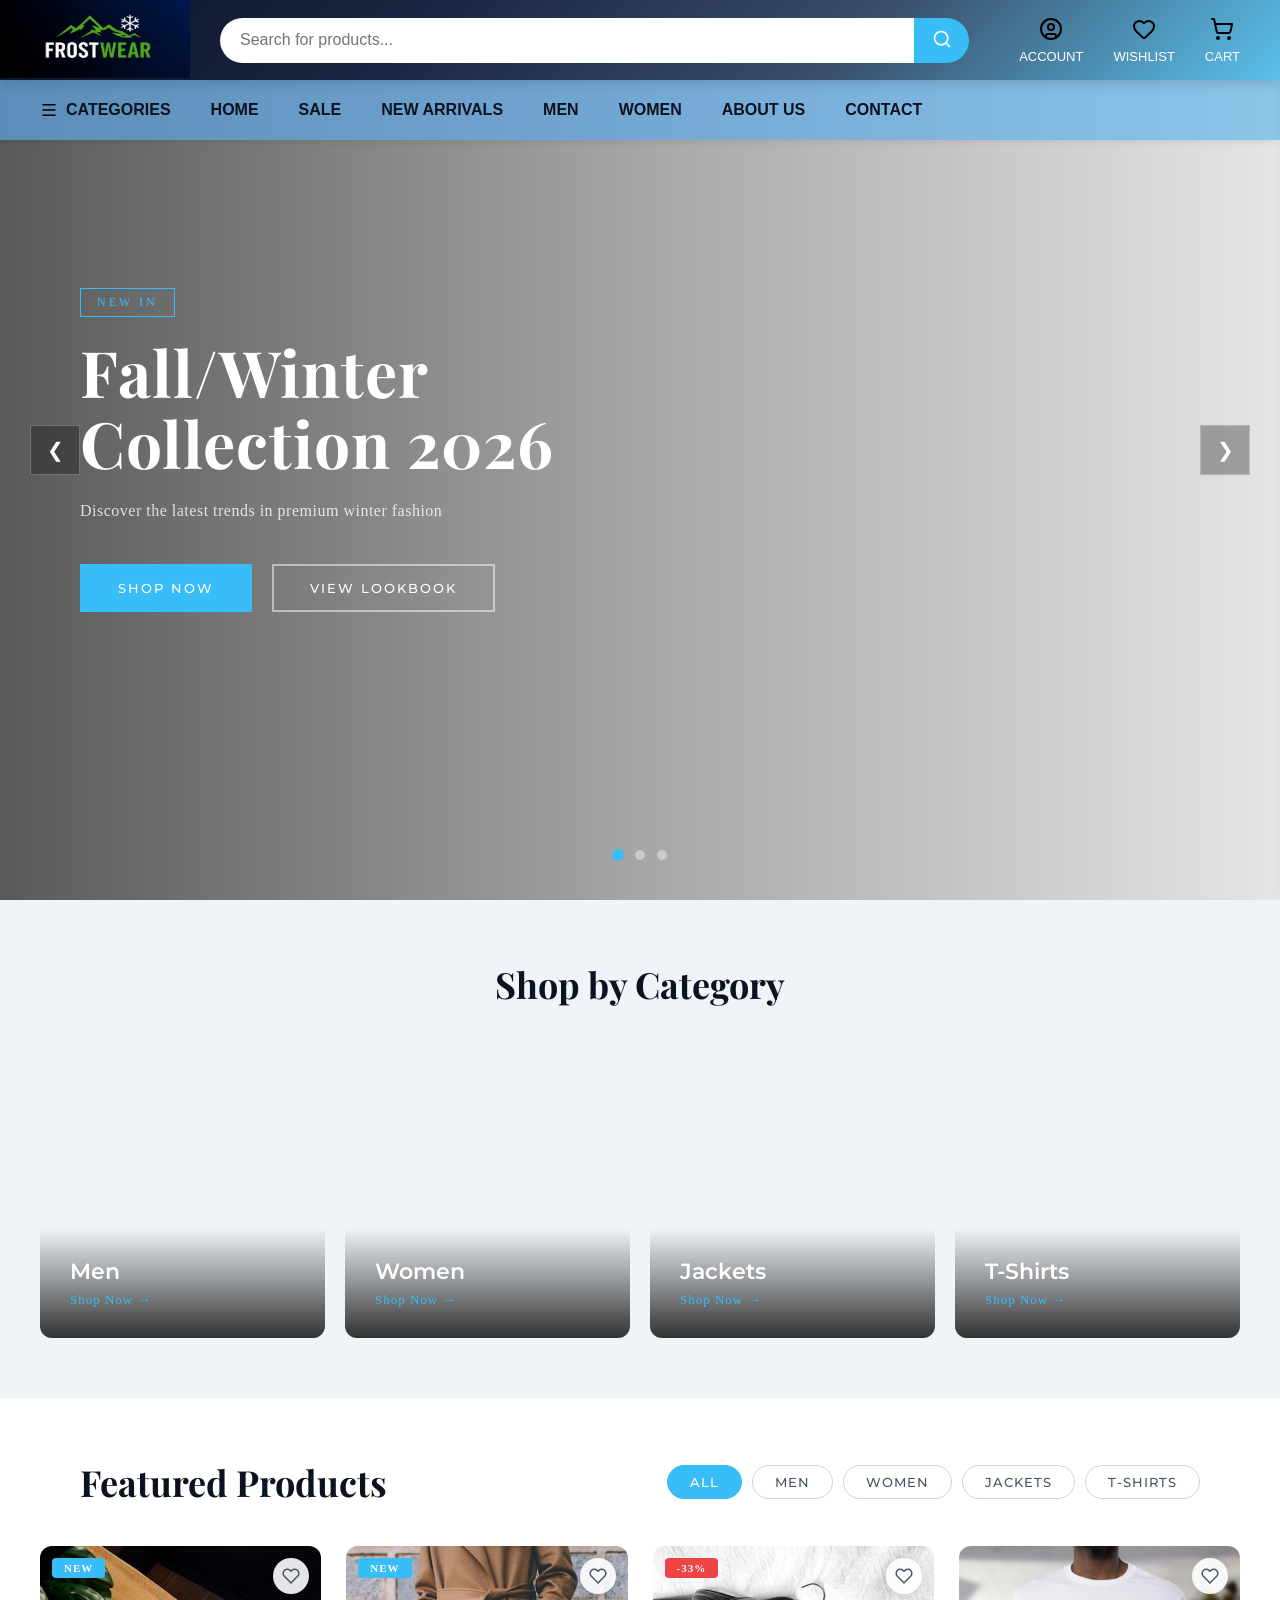
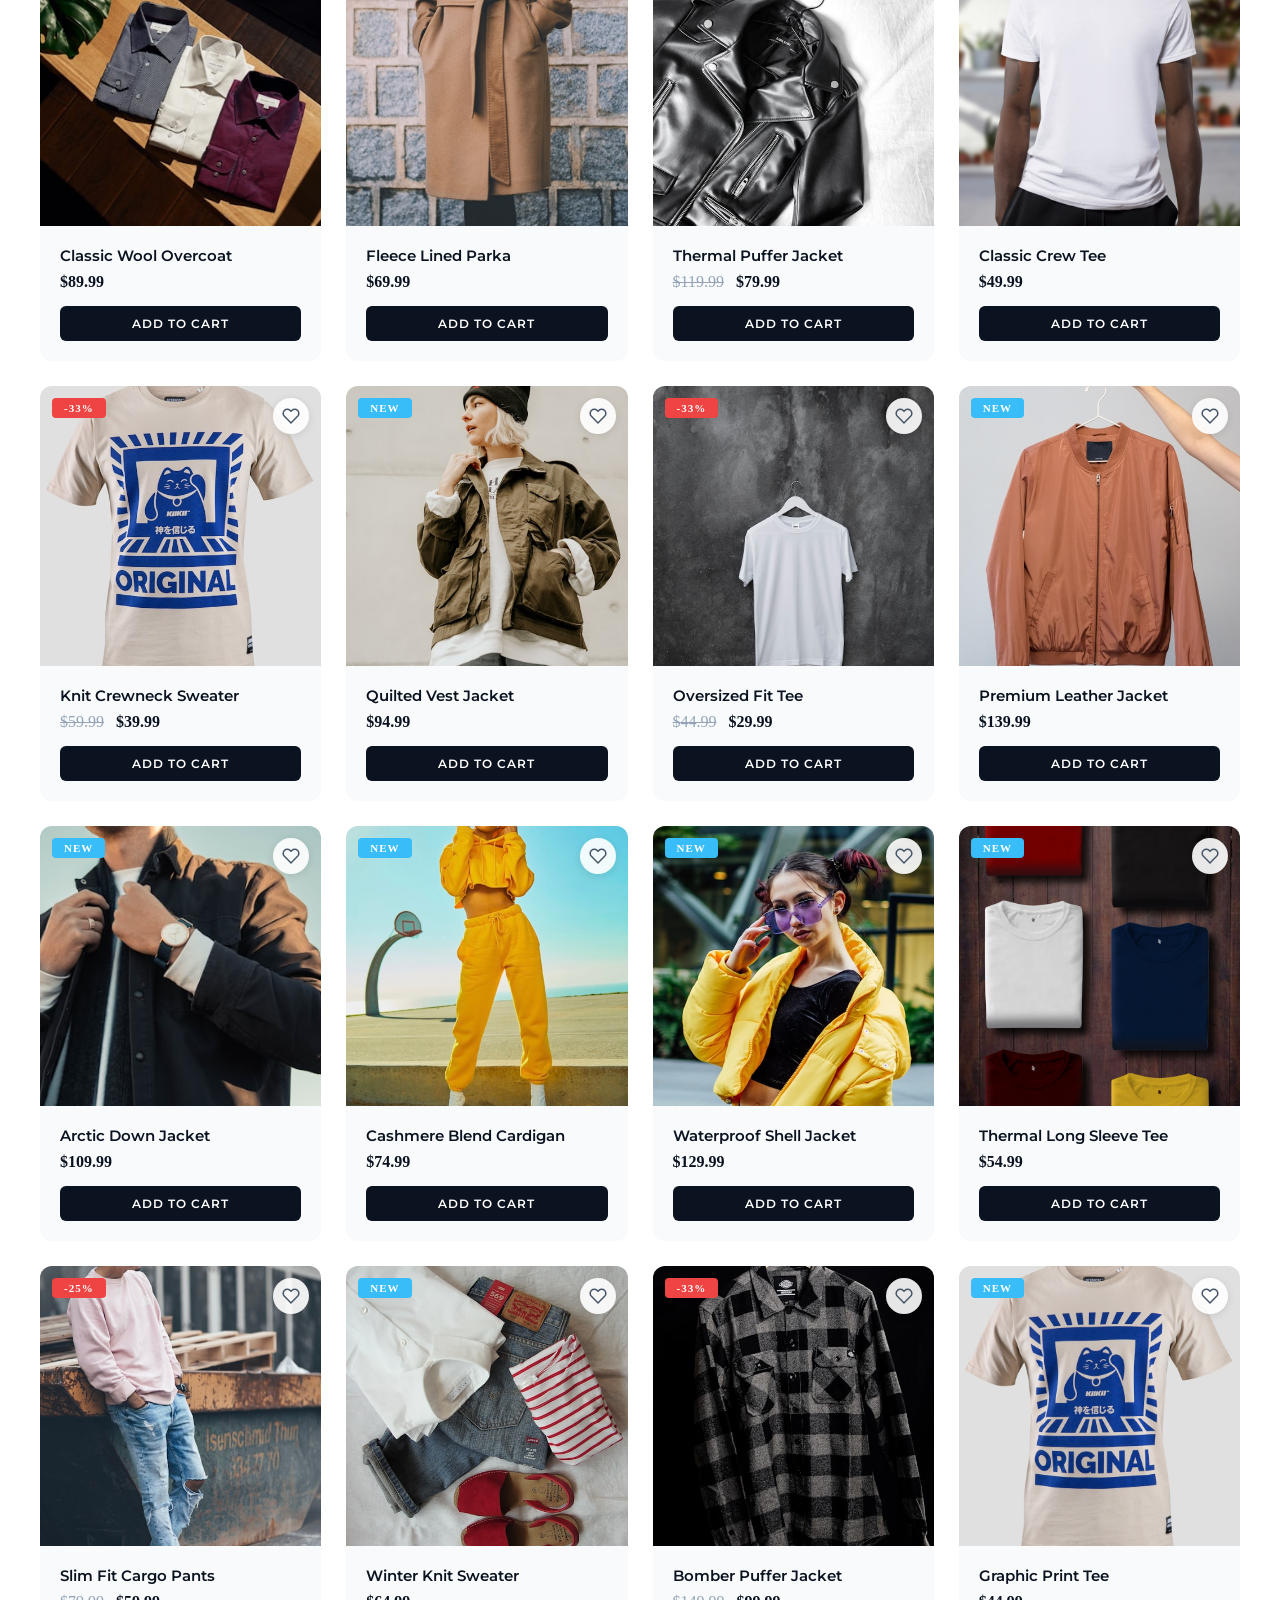
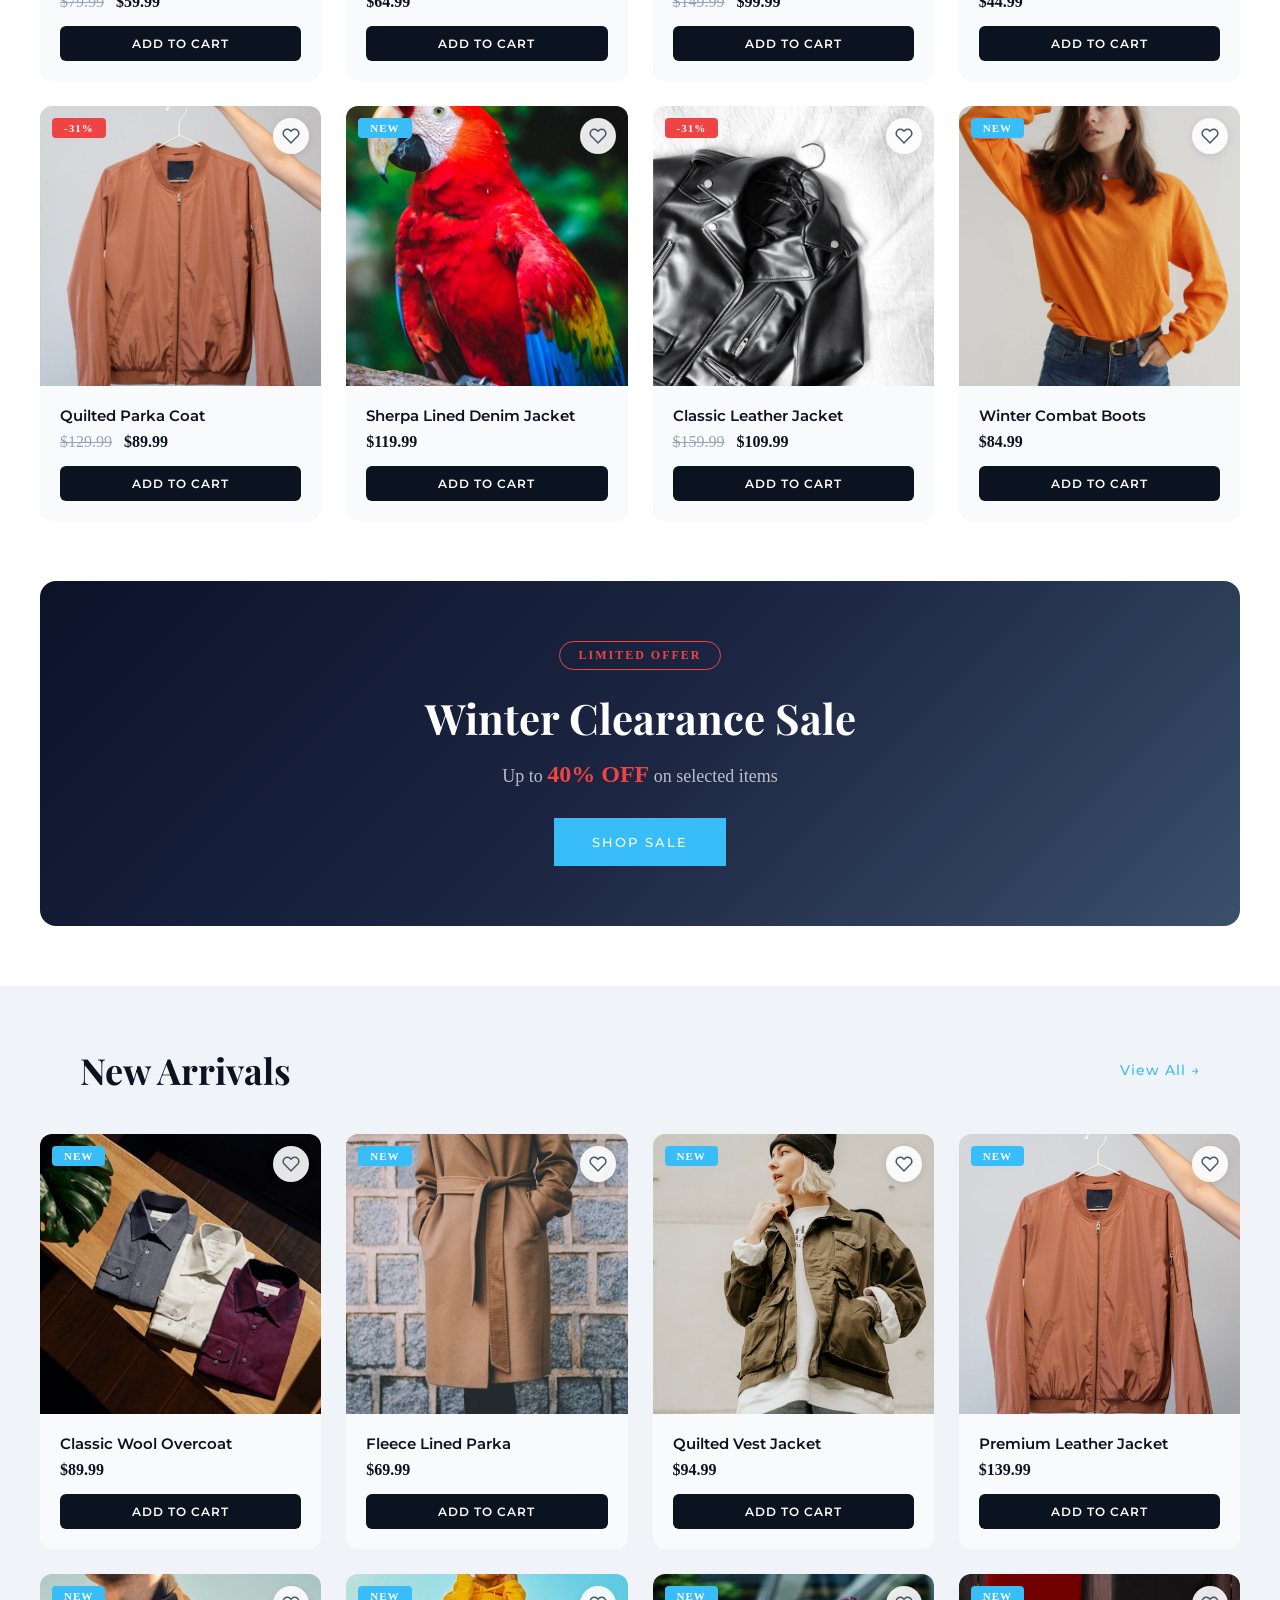
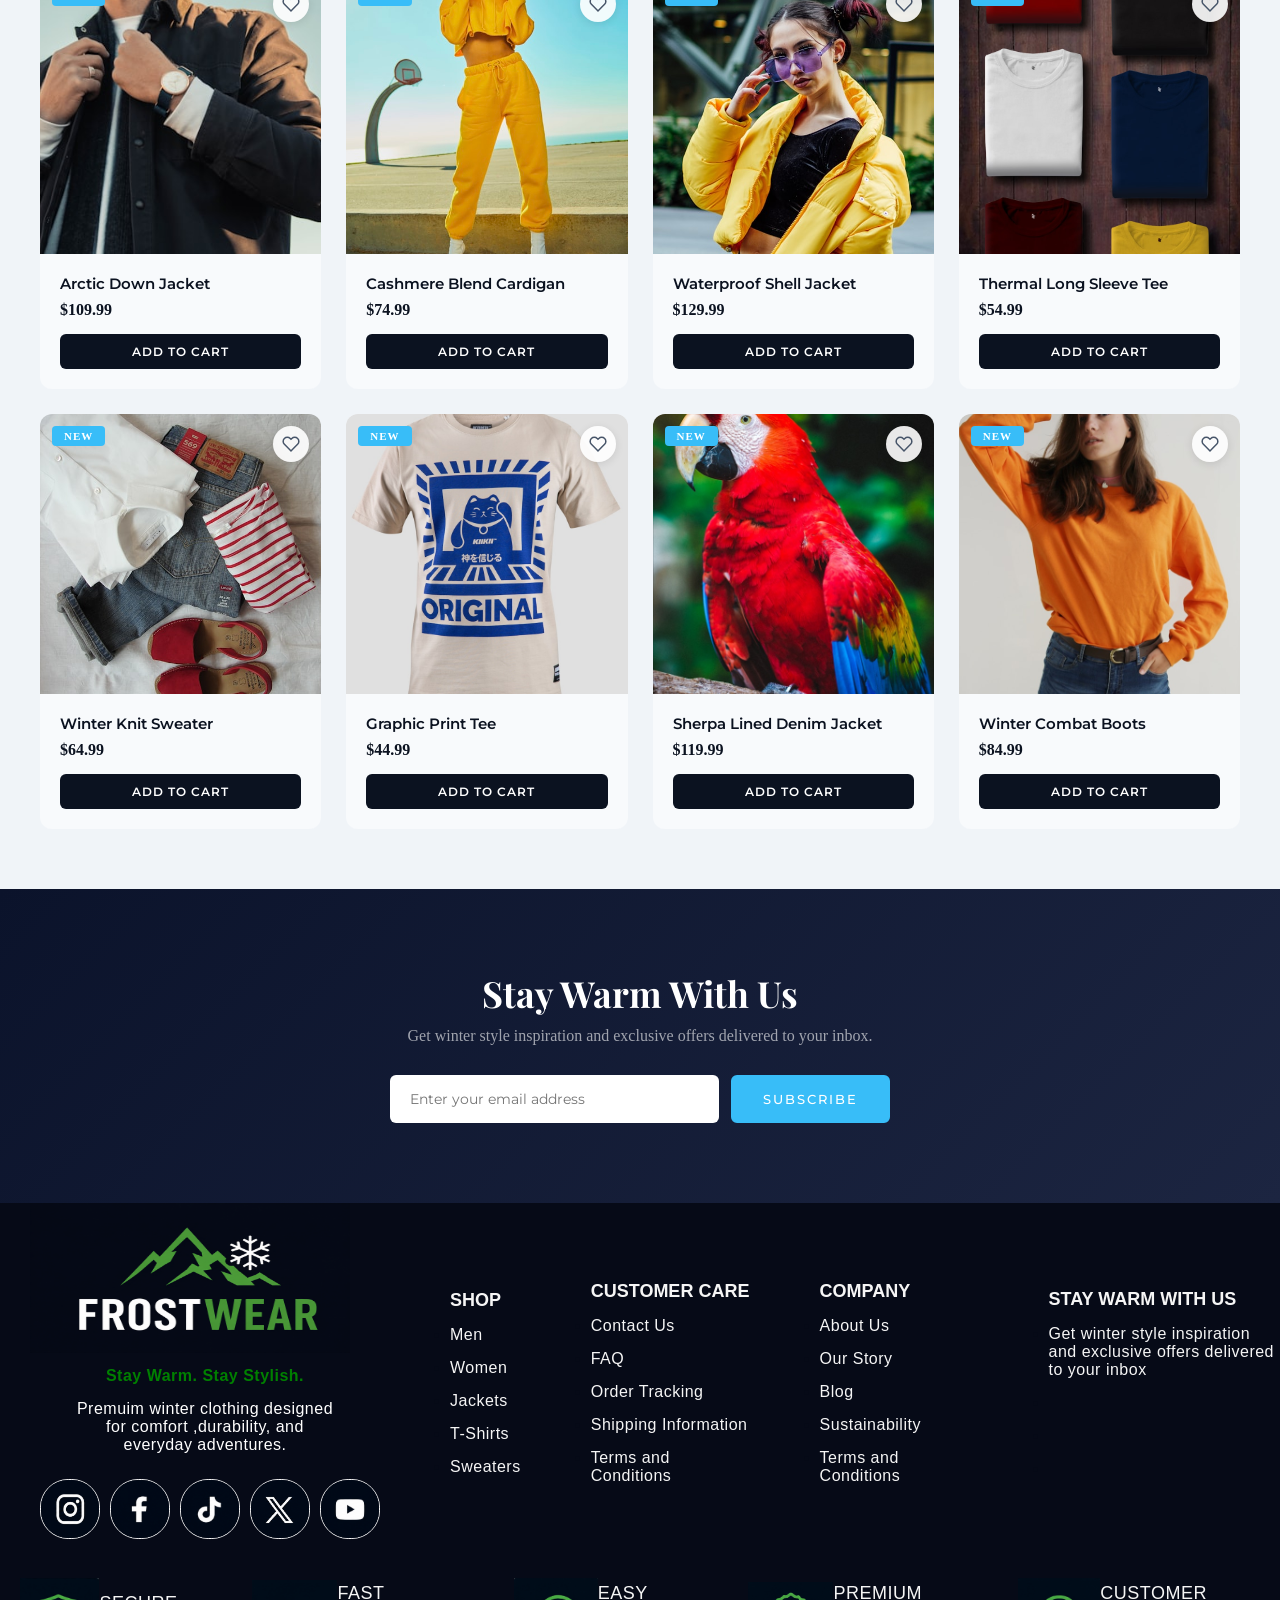
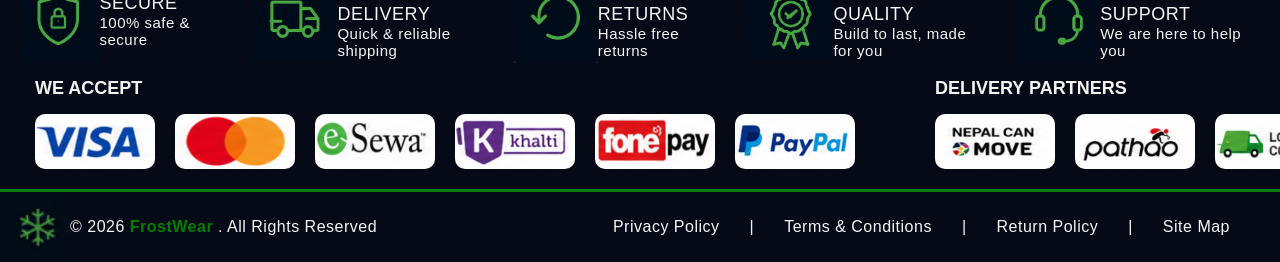
<file: index.html>
<!DOCTYPE html>
<html lang="en">
<head>
    <meta charset="UTF-8">
    <meta name="viewport" content="width=device-width, initial-scale=1.0">
    <title>FrostWear</title>
    <link rel="stylesheet" href="style.css">
    <link rel="stylesheet" href="Home.css">
    <link rel="preconnect" href="https://fonts.googleapis.com">
    <link rel="preconnect" href="https://fonts.gstatic.com" crossorigin>
    <link href="https://fonts.googleapis.com/css2?family=Playfair+Display:wght@400;600;700&family=Montserrat:wght@300;400;500;600&display=swap" rel="stylesheet">
</head>
<body>
  

    <nav class="top-nav">
        <!-- Logo -->
        <div class="logo">
            <img src="./asset/logo.png" alt="FrostWear Logo">
        </div>

        <!-- Search Bar -->
        <div class="search-box">
            <input type="text" id="searchInput" placeholder="Search for products...">
            <button id="searchBtn">
                <img src="./asset/search.svg" alt="Search">
            </button>
        </div>

        <!-- Right side -->
        <div class="actions">
            <a href="#" class="action-item" id="accountNav">
                <img src="./asset/circle-user.svg" alt="User">
                <span>Account</span>
            </a>
            <a href="#" class="action-item" id="wishlistNav">
                <img src="./asset/heart.svg" alt="Wishlist">
                <span>Wishlist</span>
                <span class="cart-count" id="wishlistCount" style="display:none">0</span>
            </a>
            <a href="#" class="action-item" id="cartNav">
                <img src="./asset/shopping-cart.svg" alt="Cart">
                <span>Cart</span>
                <span class="cart-count" id="cartCount" style="display:none">0</span>
            </a>
        </div>
    </nav>

    <nav class="bottom-nav">
        <ul>
            <li>
                <a href="#" class="categories">
                    <img src="./asset/menu.svg" alt="Menu">
                    <span>Categories</span>
                </a>
            </li>
            <li><a href="#" data-filter="all">Home</a></li>
            <li><a href="#" data-filter="sale">Sale</a></li>
            <li><a href="#" data-filter="new">New Arrivals</a></li>
            <li><a href="#" data-filter="men">Men</a></li>
            <li><a href="#" data-filter="women">Women</a></li>            
            <li><a href="AboutUs.html">About Us</a></li>
            <li><a href="contact.html">Contact</a></li>
        </ul>
    </nav>

    <!-- Hero Section -->
    <section class="hero">
        <div class="hero-slides">
            <div class="hero-slide active" style="background-image: url('https://images.unsplash.com/photo-1512436991641-6745cdb1723f?w=1600&q=80');">
                <div class="hero-overlay"></div>
                <div class="hero-content">
                    <span class="hero-tag">New In</span>
                    <h1>Fall/Winter<br>Collection 2026</h1>
                    <p>Discover the latest trends in premium winter fashion</p>
                    <div class="hero-buttons">
                        <a href="#featured" class="btn btn-primary">Shop Now</a>
                        <a href="#new-arrivals" class="btn btn-outline">View Lookbook</a>
                    </div>
                </div>
            </div>
            <div class="hero-slide" style="background-image: url('https://images.unsplash.com/photo-1490481651871-ab68de25d43d?w=1600&q=80');">
                <div class="hero-overlay"></div>
                <div class="hero-content">
                    <span class="hero-tag">Up to 40% Off</span>
                    <h1>Winter<br>Clearance Sale</h1>
                    <p>Limited time offers on selected styles</p>
                    <div class="hero-buttons">
                        <a href="#sale" class="btn btn-primary">Shop Sale</a>
                        <a href="#featured" class="btn btn-outline">See All Deals</a>
                    </div>
                </div>
            </div>
            <div class="hero-slide" style="background-image: url('https://images.unsplash.com/photo-1445205170230-053b83016050?w=1600&q=80');">
                <div class="hero-overlay"></div>
                <div class="hero-content">
                    <span class="hero-tag">Best Sellers</span>
                    <h1>The Essentials<br>Edit</h1>
                    <p>Timeless pieces for every winter wardrobe</p>
                    <div class="hero-buttons">
                        <a href="#featured" class="btn btn-primary">Explore Now</a>
                        <a href="#about" class="btn btn-outline">Our Story</a>
                    </div>
                </div>
            </div>
        </div>
        <div class="hero-dots">
            <span class="dot active" data-index="0"></span>
            <span class="dot" data-index="1"></span>
            <span class="dot" data-index="2"></span>
        </div>
        <button class="hero-arrow hero-arrow-left">&#10094;</button>
        <button class="hero-arrow hero-arrow-right">&#10095;</button>
    </section>

    <!-- Categories Section -->
    <section class="categories-section">
        <h2 class="section-title">Shop by Category</h2>
        <div class="categories-grid">
            <a href="#" class="category-card" data-filter="men">
                <div class="category-img" style="background-image: url('https://images.unsplash.com/photo-1617137968427-85924c800a22?w=600&q=80');"></div>
                <div class="category-overlay">
                    <h3>Men</h3>
                    <span>Shop Now &#8594;</span>
                </div>
            </a>
            <a href="#" class="category-card" data-filter="women">
                <div class="category-img" style="background-image: url('https://images.unsplash.com/photo-1487412720507-e7ab37603c6f?w=600&q=80');"></div>
                <div class="category-overlay">
                    <h3>Women</h3>
                    <span>Shop Now &#8594;</span>
                </div>
            </a>
            <a href="#" class="category-card" data-filter="jackets">
                <div class="category-img" style="background-image: url('https://images.unsplash.com/photo-1551028719-00167b16eac5?w=600&q=80');"></div>
                <div class="category-overlay">
                    <h3>Jackets</h3>
                    <span>Shop Now &#8594;</span>
                </div>
            </a>
            <a href="#" class="category-card" data-filter="tshirts">
                <div class="category-img" style="background-image: url('https://images.unsplash.com/photo-1521572163474-6864f9cf17ab?w=600&q=80');"></div>
                <div class="category-overlay">
                    <h3>T-Shirts</h3>
                    <span>Shop Now &#8594;</span>
                </div>
            </a>
        </div>
    </section>

    <!-- Featured Products -->
    <section class="featured-section" id="featured">
        <div class="section-header">
            <h2 class="section-title" id="productSectionTitle">Featured Products</h2>
            <div class="filter-tabs">
                <button class="filter-tab active" data-filter="all">All</button>
                <button class="filter-tab" data-filter="men">Men</button>
                <button class="filter-tab" data-filter="women">Women</button>
                <button class="filter-tab" data-filter="jackets">Jackets</button>
                <button class="filter-tab" data-filter="tshirts">T-Shirts</button>
            </div>
        </div>
        <div class="products-grid" id="productsGrid"></div>
    </section>

    <!-- Sale Section -->
    <section class="sale-section" id="sale">
        <div class="sale-banner">
            <div class="sale-text">
                <span class="sale-tag">Limited Offer</span>
                <h2>Winter Clearance Sale</h2>
                <p>Up to <strong>40% OFF</strong> on selected items</p>
                <a href="#featured" class="btn btn-primary">Shop Sale</a>
            </div>
        </div>
    </section>

    <!-- New Arrivals -->
    <section class="new-arrivals-section" id="new-arrivals">
        <div class="section-header">
            <h2 class="section-title">New Arrivals</h2>
            <a href="#featured" class="view-all">View All &#8594;</a>
        </div>
        <div class="products-grid" id="newArrivalsGrid"></div>
    </section>

    <!-- Newsletter -->
    <section class="newsletter-section" id="newsletter">
        <div class="newsletter-content">
            <h2>Stay Warm With Us</h2>
            <p>Get winter style inspiration and exclusive offers delivered to your inbox.</p>
            <form class="newsletter-form" id="newsletterForm">
                <input type="email" placeholder="Enter your email address" required>
                <button type="submit" class="btn btn-primary">Subscribe</button>
            </form>
        </div>
    </section>

    <!-- Wishlist Drawer -->
    <div class="drawer-overlay" id="wishlistOverlay"></div>
    <div class="drawer" id="wishlistDrawer">
        <div class="drawer-header">
            <h2>My Wishlist</h2>
            <button class="drawer-close" id="wishlistClose">&times;</button>
        </div>
        <div class="drawer-body" id="wishlistBody">
            <p class="drawer-empty">Your wishlist is empty</p>
        </div>
        <div class="drawer-footer" id="wishlistFooter" style="display:none">
            <button class="btn btn-primary drawer-btn" id="moveAllToCart">Move All to Cart</button>
        </div>
    </div>

    <!-- Cart Drawer -->
    <div class="drawer-overlay" id="cartOverlay"></div>
    <div class="drawer" id="cartDrawer">
        <div class="drawer-header">
            <h2>Shopping Cart</h2>
            <button class="drawer-close" id="cartClose">&times;</button>
        </div>
        <div class="drawer-body" id="cartBody">
            <p class="drawer-empty">Your cart is empty</p>
        </div>
        <div class="drawer-footer" id="cartFooter" style="display:none">
            <div class="cart-total">
                <span>Total:</span>
                <span id="cartTotal">$0.00</span>
            </div>
            <button class="btn btn-primary drawer-btn">Checkout</button>
        </div>
    </div>

    <!-- Toast -->
    <div class="toast" id="toast">
        <span>&#10003;</span>
        <p id="toastMessage">Item added to cart!</p>
    </div>

    <!-- Confirm Dialog -->
    <div class="modal-overlay" id="confirmOverlay"></div>
    <div class="confirm-dialog" id="confirmDialog">
        <h3>Are you sure?</h3>
        <p id="confirmMessage">Do you want to remove this item?</p>
        <div class="confirm-actions">
            <button class="btn btn-ghost" id="confirmNo">Cancel</button>
            <button class="btn btn-primary" id="confirmYes">Remove</button>
        </div>
    </div>

    <!-- Search Results Section -->
    <section class="search-results-section" id="searchResultsSection" style="display:none">
        <div class="search-results" id="searchResults"></div>
    </section>

    <!-- Account Modal -->
    <div class="modal-overlay" id="accountOverlay"></div>
    <div class="account-modal" id="accountModal">
        <button class="drawer-close account-close" id="accountClose">&times;</button>
        <div id="accountLoggedOut">
            <h3>Welcome to FrostWear</h3>
            <p class="account-sub">Sign in or create an account</p>
            <form id="loginForm">
                <input type="email" id="loginEmail" placeholder="Email address" required>
                <input type="password" id="loginPassword" placeholder="Password" required>
                <button type="submit" class="btn btn-primary account-btn">Sign In</button>
            </form>
            <p class="account-switch">Don't have an account? <a href="#" id="showRegister">Create one</a></p>
            <form id="registerForm" style="display:none">
                <input type="text" id="regName" placeholder="Full name" required>
                <input type="email" id="regEmail" placeholder="Email address" required>
                <input type="password" id="regPassword" placeholder="Password" required>
                <button type="submit" class="btn btn-primary account-btn">Create Account</button>
            </form>
            <p class="account-switch" id="backToLoginWrap" style="display:none"><a href="#" id="backToLogin">Back to sign in</a></p>
        </div>
        <div id="accountLoggedIn" style="display:none">
            <h3>My Account</h3>
            <p class="account-sub">Signed in as <span id="accountEmailDisplay"></span></p>
            <div class="account-info">
                <p><strong>Name:</strong> <span id="accountNameDisplay"></span></p>
            </div>
            <div class="account-stats">
                <div class="account-stat"><h4 id="accountWishlistCount">0</h4><p>Wishlist</p></div>
                <div class="account-stat"><h4 id="accountCartCount">0</h4><p>Cart Items</p></div>
            </div>
            <button class="btn btn-ghost account-btn" id="logoutBtn">Sign Out</button>
        </div>
    </div>


<footer>
    <!--  Main Footer Conatiner -->
    <div class="main-footer">

        <div class="row1">

            <div class="footer-image-holder">
                <a href="index.html"><img src="./asset/FrostWearLogo.png" style="height:150px; width:320px"></a>
                <p style="font-weight:bold;">Stay Warm. Stay Stylish.</p>
                <p style="color:white;max-width: 260px;">Premuim winter clothing designed for comfort ,durability, and everyday adventures.</p>
                <div class="social-media-holder">
                     <a href="https://www.instagram.com/?hl=en" target="_blank"><img src="./asset/Instagram.png"></a>
                     <a href="https://www.facebook.com/" target="_blank"><img src="./asset/Facebook.png"></a>
                     <a href="https://www.tiktok.com/" target="_blank"><img src="./asset/Tiktok.png"></a>
                     <a href="https://x.com/" target="_blank"><img src="./asset/X.png"></a>
                     <a href="https://www.youtube.com/" target="_blank"><img src="./asset/Youtube.png"></a>
                </div>
            </div>
            
            <ul class="footer-data">
                <h3 class="footer-data-heading">SHOP</h3>
                <li><a>Men</a></li>
                <li><a>Women</a></li>
                <li><a>Jackets</a></li>
                <li><a>T-Shirts</a></li>
                <li><a>Sweaters</a></li>
            </ul>

            <ul class="footer-data">
                <h3 class="footer-data-heading">CUSTOMER CARE</h3>
                <li><a>Contact Us</a></li>
                <li><a>FAQ</a></li>
                <li><a>Order Tracking</a></li>
                <li><a>Shipping Information</a></li>
                <li><a>Terms and Conditions</a></li>
            </ul>

            <ul class="footer-data">
                <h3 class="footer-data-heading">COMPANY </h3>
                <li><a>About Us</a></li>
                <li><a>Our Story</a></li>
                <li><a>Blog</a></li>
                <li><a>Sustainability</a></li>
                <li><a>Terms and Conditions</a></li>
            </ul>

            <ul class="footer-data">
                <h3 class="footer-data-heading">STAY WARM WITH US </h3>
                <li style="max-width:240px ;"><a>Get winter style inspiration and exclusive 
                    offers delivered to your inbox</a></li>
                <li><a></a></li>
                <li><a></a></li>
                <li><a></a></li>
            </ul>

        </div>

        <div class="row2">
            <div class="footer-feature">
                <img class="footer-feature-image" src="./asset/Security.png" >
                <div class="footer-feature-text">
                    <h3>SECURE<h3>
                    <p>100% safe & secure</p>
                 </div>
            </div>

            <div class="footer-feature">
                <img class="footer-feature-image" src="./asset/Van.png" >
                <div class="footer-feature-text">
                    <h3>FAST DELIVERY<h3>
                    <p>Quick & reliable shipping</p>
                 </div>
            </div>

            <div class="footer-feature">
                <img class="footer-feature-image" src="./asset/EasyReturn.png" >
                <div class="footer-feature-text">
                    <h3>EASY RETURNS<h3>
                    <p>Hassle free returns</p>
                 </div>
            </div>

            <div class="footer-feature">
                <img class="footer-feature-image" src="./asset/Medal.png" >
                <div class="footer-feature-text">
                    <h3>PREMIUM QUALITY<h3>
                    <p>Build to last, made for you</p>
                 </div>
            </div>

            <div class="footer-feature">
                <img class="footer-feature-image" src="./asset/Headphone.png" >
                <div class="footer-feature-text">
                    <h3>CUSTOMER SUPPORT<h3>
                    <p>We are here to help you</p>
                 </div>
            </div>

        </div>
        
        <div class="row3">
            <div style="margin-left: 35px;">
                <p style="color: whitesmoke;font-size:18px;font-weight: 600;font-family: Arial, 
                Helvetica, sans-serif; margin-bottom: 15px;">WE ACCEPT</p>
                <div class="footer-image-economy">
                    <img src="./asset/Visa.png">
                    <img src="./asset/VennDiagram.png">
                    <img src="./asset/ESewa.png">
                    <img src="./asset/Khalti.png">
                    <img src="./asset/FonePay.png">
                    <img src="./asset/PayPal.png">
                </div>
            </div>
            

            <div>
                <p style="color: whitesmoke;font-size:18px;font-weight: 600;font-family: Arial, 
                Helvetica, sans-serif; margin-bottom: 15px;">DELIVERY PARTNERS</p>
                <div class="footer-image-economy">
                    <img src="./asset/NepalCanMove.png">
                    <img src="./asset/Pathao.png">
                    <img src="./asset/LocalCourier.png">
                    <img src="./asset/DHL.png">
                </div>
            </div>

        </div>

        <div style=" width: 100%;height: 3px; background-color: green;"></div>

        <div class="row4">
            <div style="display: flex;">
                <img src="./asset/Frost.png" style="height: 70px;width: 70px;">
                <p> &copy; 2026 <span style="color: green;font-weight: 600;">FrostWear</span> . All Rights Reserved </p>
            </div>

            <div style="display: flex;gap: 30px;margin-right: 50px;">
                <p>Privacy Policy </p>
                <p>|</p>
                <p>Terms & Conditions </p>
                <p>|</p>
                <p>Return Policy </p>
                <p>|</p>
                <p>Site Map</p>
            </div>

        </div>

    </div>

</footer>

    <script src="home.js"></script>
</body>
</html>
</file>
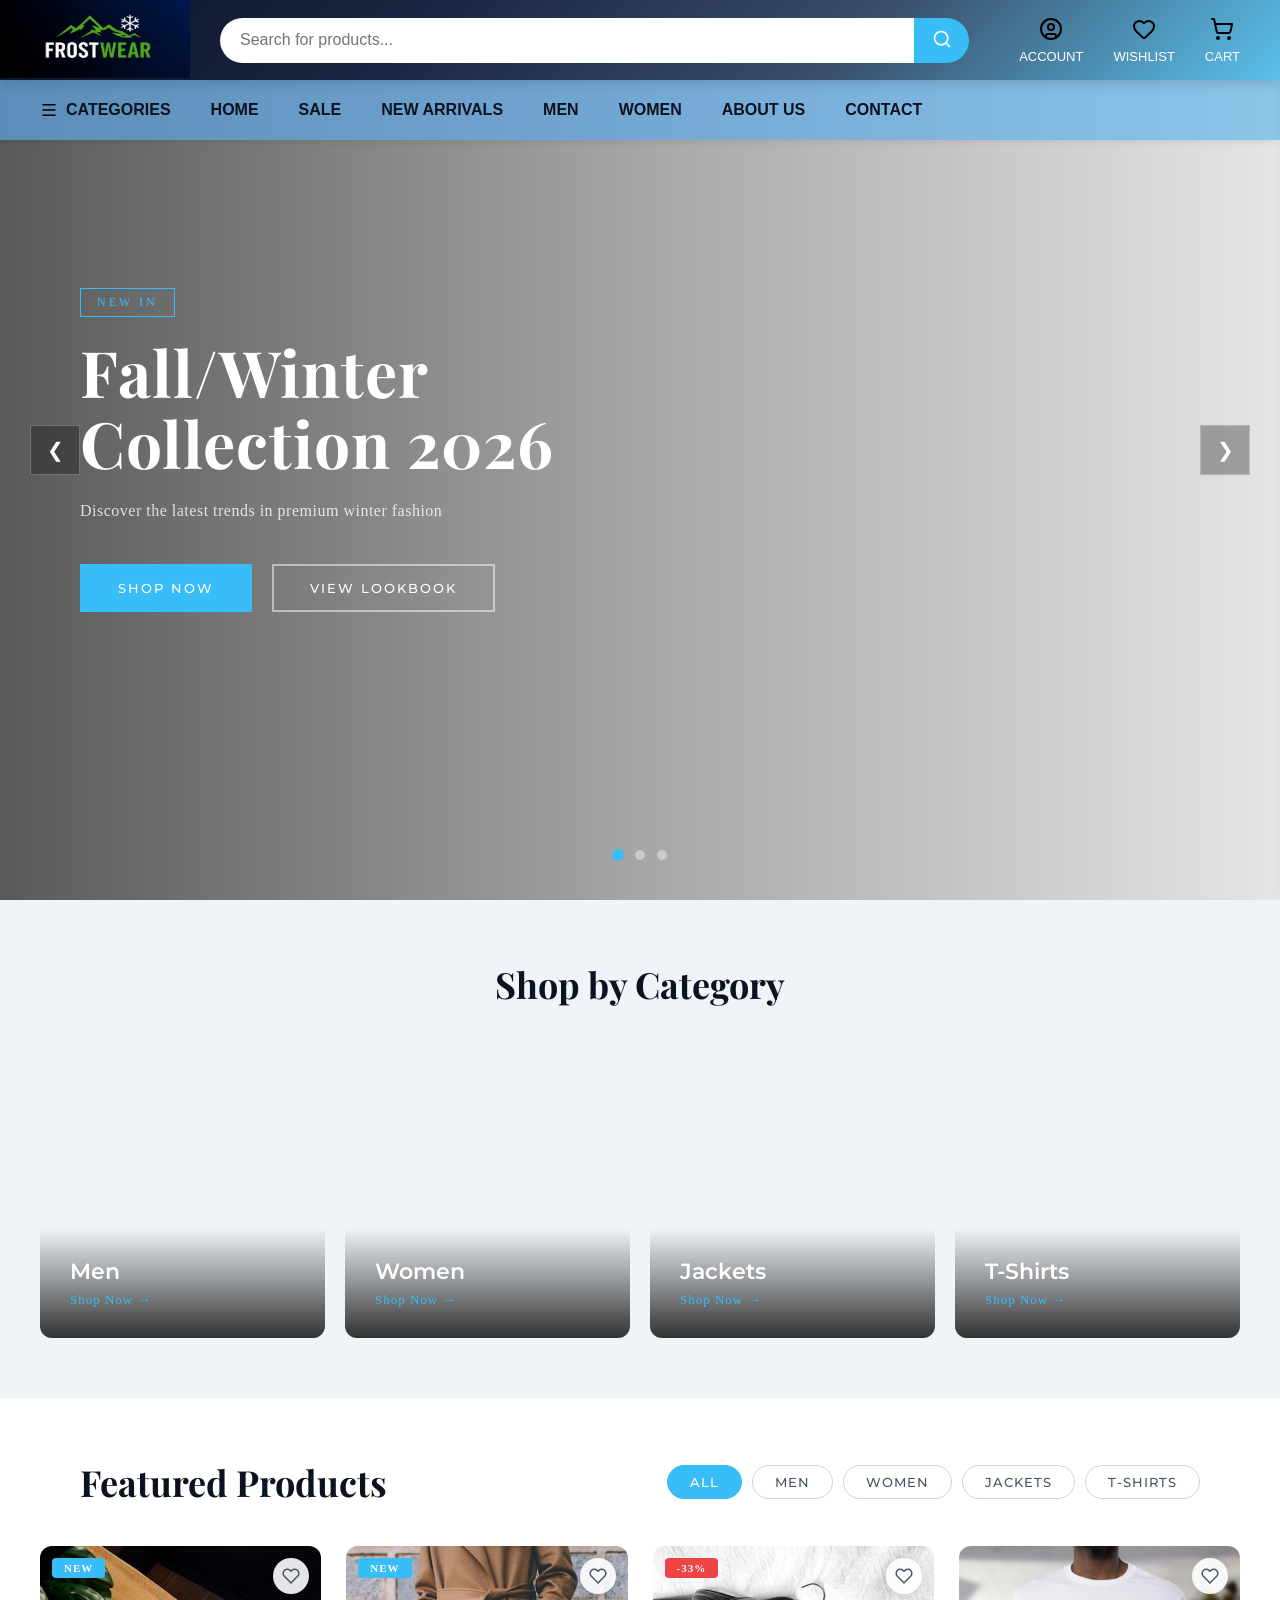
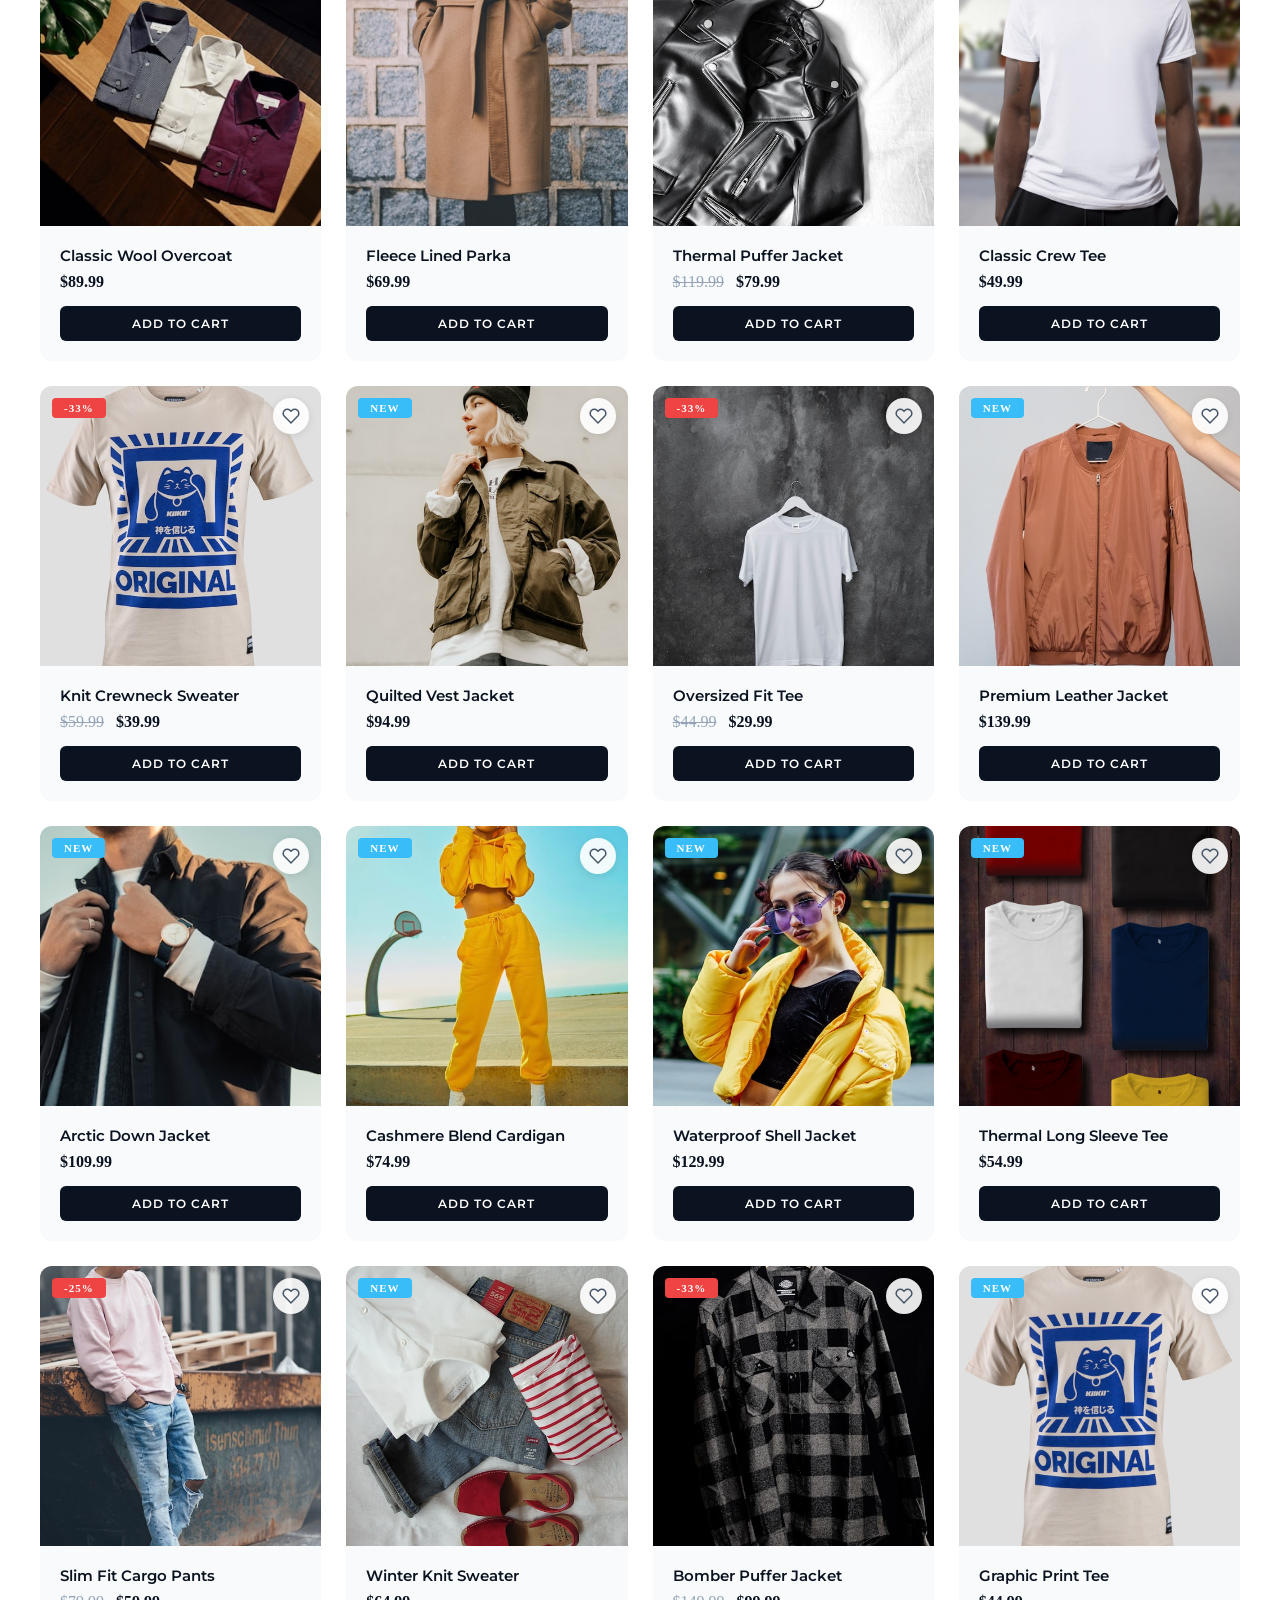
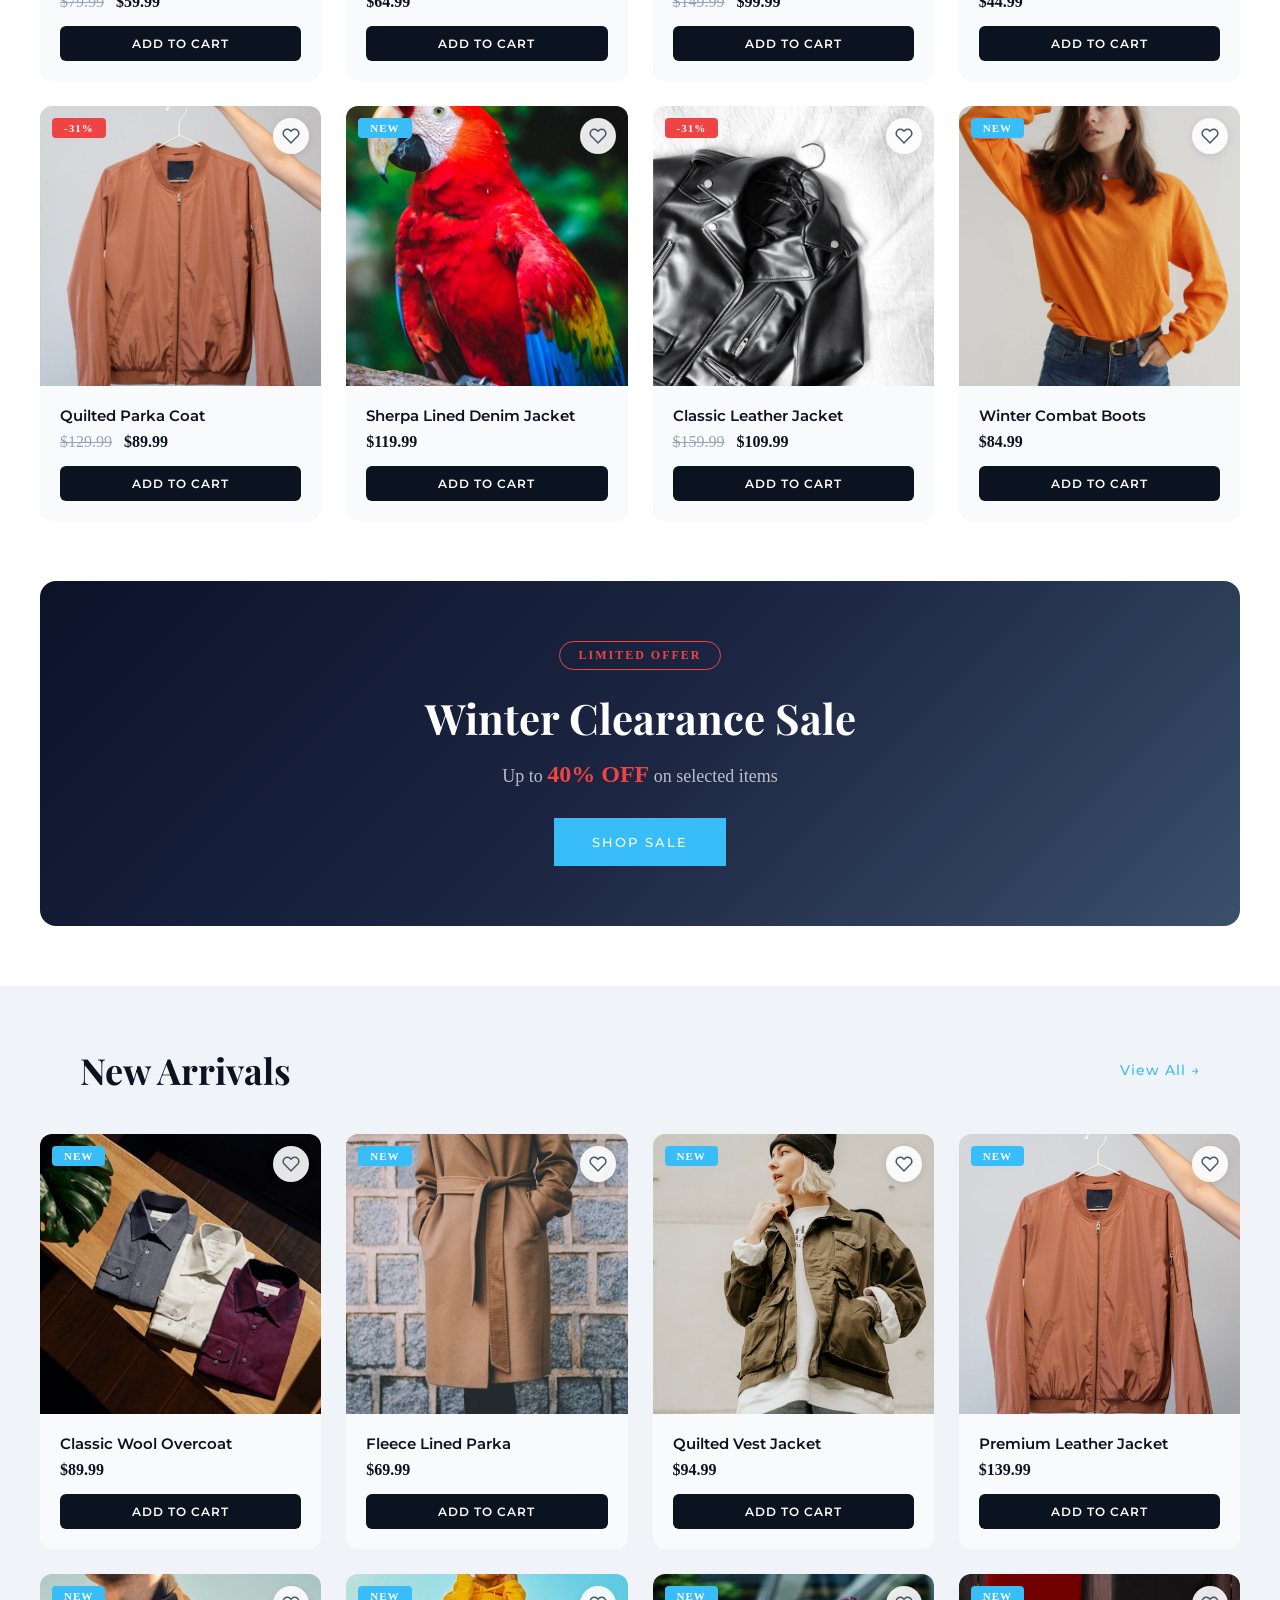
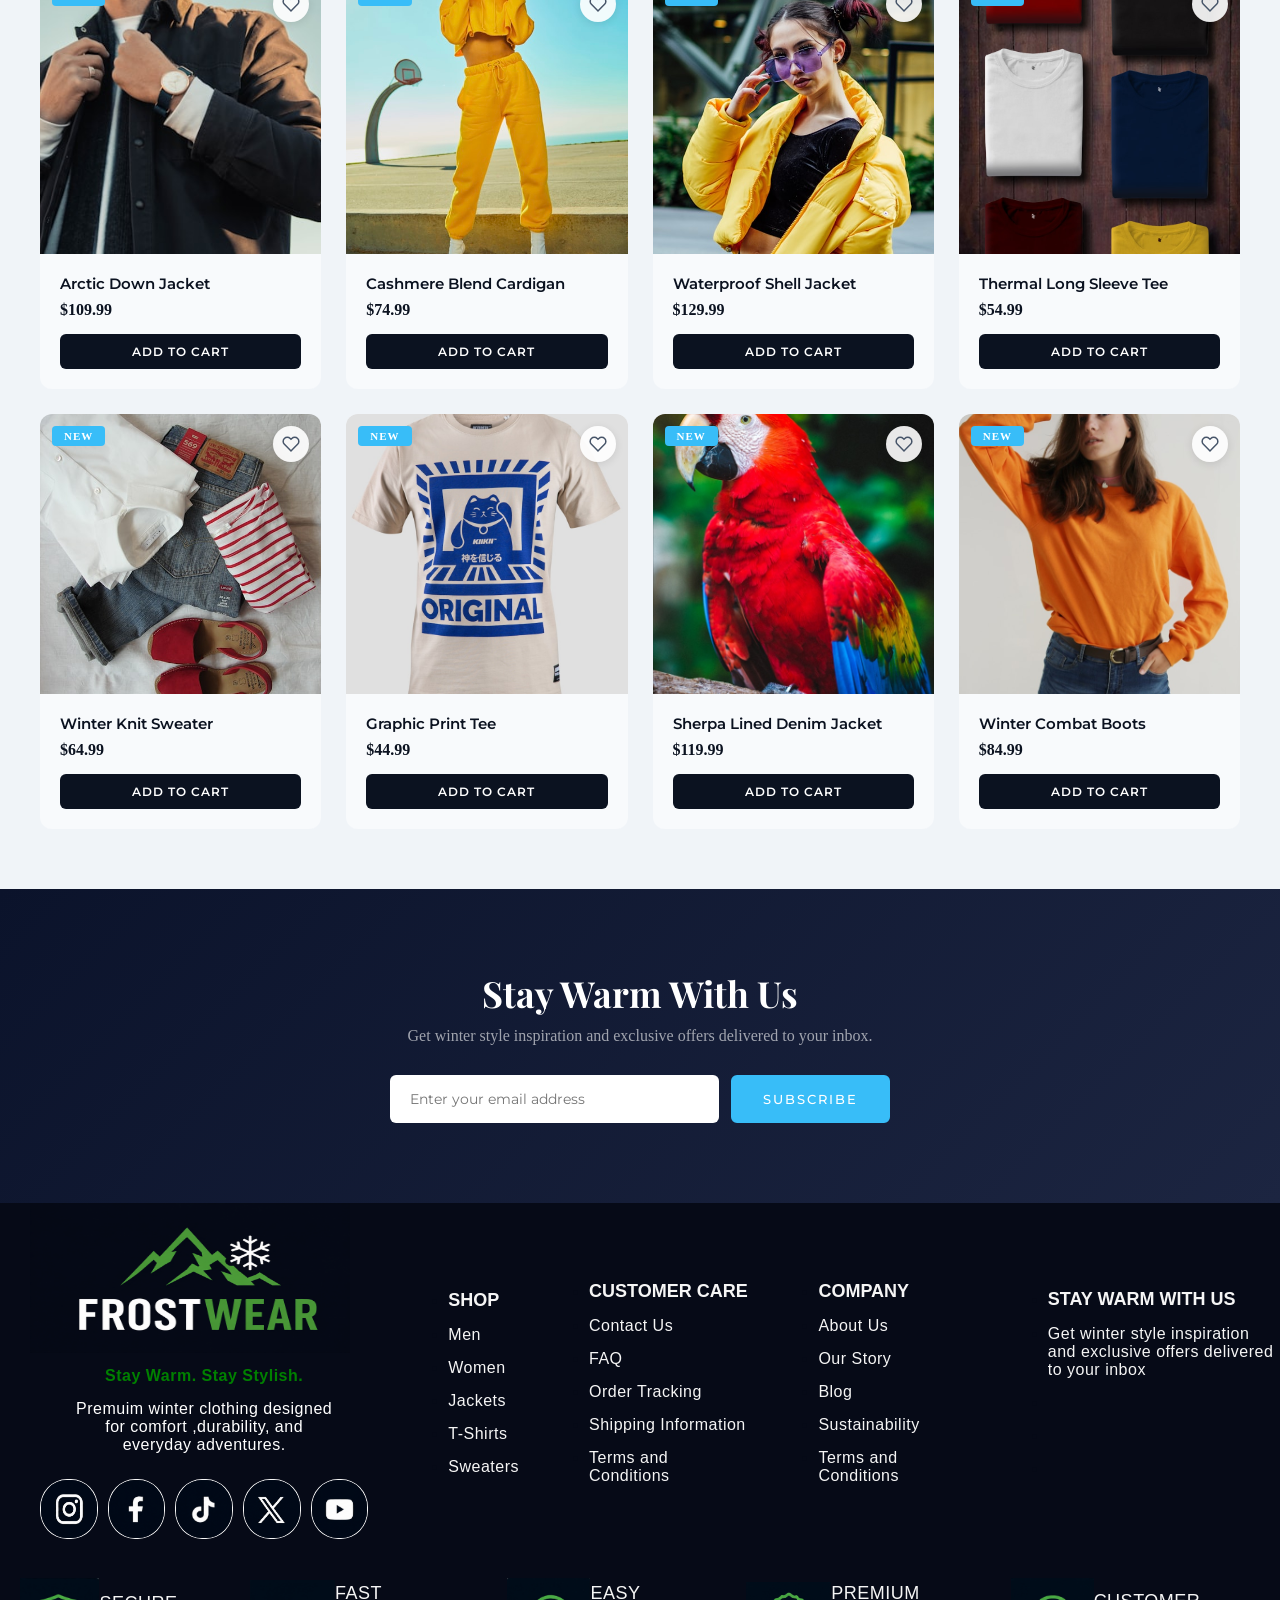
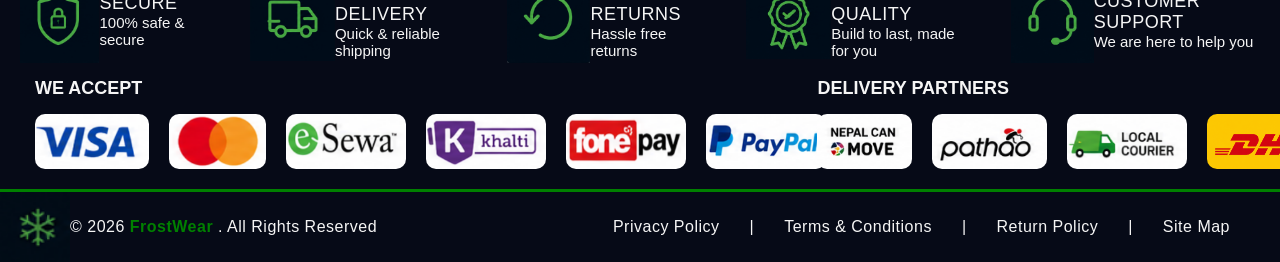
<file: Pages/Home/index.html>
﻿<!DOCTYPE html>
<html lang="en">
<head>
    <meta charset="UTF-8">
    <meta name="viewport" content="width=device-width, initial-scale=1.0">
    <title>FrostWear</title>
    <link rel="stylesheet" href="../../common CSS/style.css">
    <link rel="stylesheet" href="Home.css">
    <link rel="preconnect" href="https://fonts.googleapis.com">
    <link rel="preconnect" href="https://fonts.gstatic.com" crossorigin>
    <link href="https://fonts.googleapis.com/css2?family=Playfair+Display:wght@400;600;700&family=Montserrat:wght@300;400;500;600&display=swap" rel="stylesheet">
</head>
<body>
  

    <nav class="top-nav">
        <!-- Logo -->
        <div class="logo">
            <a href="index.html"><img src="../../asset/logo.png" alt="FrostWear Logo"></a>
        </div>

        <!-- Search Bar -->
        <div class="search-box">
            <input type="text" id="searchInput" placeholder="Search for products...">
            <button id="searchBtn">
                <img src="../../asset/search.svg" alt="Search">
            </button>
        </div>

        <!-- Right side -->
        <div class="actions">
            <a href="#" class="action-item" id="accountNav">
                <img src="../../asset/circle-user.svg" alt="User">
                <span>Account</span>
            </a>
            <a href="#" class="action-item" id="wishlistNav">
                <img src="../../asset/heart.svg" alt="Wishlist">
                <span>Wishlist</span>
                <span class="cart-count" id="wishlistCount" style="display:none">0</span>
            </a>
            <a href="#" class="action-item" id="cartNav">
                <img src="../../asset/shopping-cart.svg" alt="Cart">
                <span>Cart</span>
                <span class="cart-count" id="cartCount" style="display:none">0</span>
            </a>
        </div>
    </nav>

    <nav class="bottom-nav">
        <button class="nav-toggle" id="navToggle" aria-label="Toggle menu">
            <span></span><span></span><span></span>
        </button>
        <ul>
            <li class="category-wrap">
                <a href="#" class="categories categories-toggle">
                    <img src="../../asset/menu.svg" alt="Menu">
                    <span>Categories</span>
                </a>
                <div class="category-dropdown">
                    <a href="../Men/men.html">Men</a>
                    <a href="../NewArrivals/newArrivals.html">New Arrivals</a>
                    <a href="../Women/women.html">Women</a>
                    <a href="../Sale/sale.html">Sale</a>
                </div>
            </li>
            <li><a href="index.html">Home</a></li>
            <li><a href="../Sale/sale.html">Sale</a></li>
            <li><a href="../NewArrivals/newArrivals.html">New Arrivals</a></li>
            <li><a href="../Men/men.html">Men</a></li>
            <li><a href="../Women/women.html">Women</a></li>            
            <li><a href="../AboutUs/AboutUs.html">About Us</a></li>
            <li><a href="../Contact/contact.html">Contact</a></li>
        </ul>
    </nav>

    <!-- Hero Section -->
    <section class="hero">
        <div class="hero-slides">
            <div class="hero-slide active" style="background-image: url('https://images.unsplash.com/photo-1512436991641-6745cdb1723f?w=1600&q=80');">
                <div class="hero-overlay"></div>
                <div class="hero-content">
                    <span class="hero-tag">New In</span>
                    <h1>Fall/Winter<br>Collection 2026</h1>
                    <p>Discover the latest trends in premium winter fashion</p>
                    <div class="hero-buttons">
                        <a href="#featured" class="btn btn-primary">Shop Now</a>
                        <a href="#new-arrivals" class="btn btn-outline">View Lookbook</a>
                    </div>
                </div>
            </div>
            <div class="hero-slide" style="background-image: url('https://images.unsplash.com/photo-1490481651871-ab68de25d43d?w=1600&q=80');">
                <div class="hero-overlay"></div>
                <div class="hero-content">
                    <span class="hero-tag">Up to 40% Off</span>
                    <h1>Winter<br>Clearance Sale</h1>
                    <p>Limited time offers on selected styles</p>
                    <div class="hero-buttons">
                        <a href="#sale" class="btn btn-primary">Shop Sale</a>
                        <a href="#featured" class="btn btn-outline">See All Deals</a>
                    </div>
                </div>
            </div>
            <div class="hero-slide" style="background-image: url('https://images.unsplash.com/photo-1445205170230-053b83016050?w=1600&q=80');">
                <div class="hero-overlay"></div>
                <div class="hero-content">
                    <span class="hero-tag">Best Sellers</span>
                    <h1>The Essentials<br>Edit</h1>
                    <p>Timeless pieces for every winter wardrobe</p>
                    <div class="hero-buttons">
                        <a href="#featured" class="btn btn-primary">Explore Now</a>
                        <a href="#about" class="btn btn-outline">Our Story</a>
                    </div>
                </div>
            </div>
        </div>
        <div class="hero-dots">
            <span class="dot active" data-index="0"></span>
            <span class="dot" data-index="1"></span>
            <span class="dot" data-index="2"></span>
        </div>
        <button class="hero-arrow hero-arrow-left">&#10094;</button>
        <button class="hero-arrow hero-arrow-right">&#10095;</button>
    </section>

    <!-- Categories Section -->
    <section class="categories-section">
        <h2 class="section-title">Shop by Category</h2>
        <div class="categories-grid">
            <a href="#" class="category-card" data-filter="men">
                <div class="category-img" style="background-image: url('https://images.unsplash.com/photo-1617137968427-85924c800a22?w=600&q=80');"></div>
                <div class="category-overlay">
                    <h3>Men</h3>
                    <span>Shop Now &#8594;</span>
                </div>
            </a>
            <a href="#" class="category-card" data-filter="women">
                <div class="category-img" style="background-image: url('https://images.unsplash.com/photo-1487412720507-e7ab37603c6f?w=600&q=80');"></div>
                <div class="category-overlay">
                    <h3>Women</h3>
                    <span>Shop Now &#8594;</span>
                </div>
            </a>
            <a href="#" class="category-card" data-filter="jackets">
                <div class="category-img" style="background-image: url('https://images.unsplash.com/photo-1551028719-00167b16eac5?w=600&q=80');"></div>
                <div class="category-overlay">
                    <h3>Jackets</h3>
                    <span>Shop Now &#8594;</span>
                </div>
            </a>
            <a href="#" class="category-card" data-filter="tshirts">
                <div class="category-img" style="background-image: url('https://images.unsplash.com/photo-1521572163474-6864f9cf17ab?w=600&q=80');"></div>
                <div class="category-overlay">
                    <h3>T-Shirts</h3>
                    <span>Shop Now &#8594;</span>
                </div>
            </a>
        </div>
    </section>

    <!-- Featured Products -->
    <section class="featured-section" id="featured">
        <div class="section-header">
            <h2 class="section-title" id="productSectionTitle">Featured Products</h2>
            <div class="filter-tabs">
                <button class="filter-tab active" data-filter="all">All</button>
                <button class="filter-tab" data-filter="men">Men</button>
                <button class="filter-tab" data-filter="women">Women</button>
                <button class="filter-tab" data-filter="jackets">Jackets</button>
                <button class="filter-tab" data-filter="tshirts">T-Shirts</button>
            </div>
        </div>
        <div class="products-grid" id="productsGrid"></div>
    </section>

    <!-- Sale Section -->
    <section class="sale-section" id="sale">
        <div class="sale-banner">
            <div class="sale-text">
                <span class="sale-tag">Limited Offer</span>
                <h2>Winter Clearance Sale</h2>
                <p>Up to <strong>40% OFF</strong> on selected items</p>
                <a href="#featured" class="btn btn-primary">Shop Sale</a>
            </div>
        </div>
    </section>

    <!-- New Arrivals -->
    <section class="new-arrivals-section" id="new-arrivals">
        <div class="section-header">
            <h2 class="section-title">New Arrivals</h2>
            <a href="#featured" class="view-all">View All &#8594;</a>
        </div>
        <div class="products-grid" id="newArrivalsGrid"></div>
    </section>

    <!-- Newsletter -->
    <section class="newsletter-section" id="newsletter">
        <div class="newsletter-content">
            <h2>Stay Warm With Us</h2>
            <p>Get winter style inspiration and exclusive offers delivered to your inbox.</p>
            <form class="newsletter-form" id="newsletterForm">
                <input type="email" placeholder="Enter your email address" required>
                <button type="submit" class="btn btn-primary">Subscribe</button>
            </form>
        </div>
    </section>

    <!-- Wishlist Drawer -->
    <div class="drawer-overlay" id="wishlistOverlay"></div>
    <div class="drawer" id="wishlistDrawer">
        <div class="drawer-header">
            <h2>My Wishlist</h2>
            <button class="drawer-close" id="wishlistClose">&times;</button>
        </div>
        <div class="drawer-body" id="wishlistBody">
            <p class="drawer-empty">Your wishlist is empty</p>
        </div>
        <div class="drawer-footer" id="wishlistFooter" style="display:none">
            <button class="btn btn-primary drawer-btn" id="moveAllToCart">Move All to Cart</button>
        </div>
    </div>

    <!-- Cart Drawer -->
    <div class="drawer-overlay" id="cartOverlay"></div>
    <div class="drawer" id="cartDrawer">
        <div class="drawer-header">
            <h2>Shopping Cart</h2>
            <button class="drawer-close" id="cartClose">&times;</button>
        </div>
        <div class="drawer-body" id="cartBody">
            <p class="drawer-empty">Your cart is empty</p>
        </div>
        <div class="drawer-footer" id="cartFooter" style="display:none">
            <div class="cart-total">
                <span>Total:</span>
                <span id="cartTotal">$0.00</span>
            </div>
            <button class="btn btn-primary drawer-btn" id="clearCartBtn">Clear Cart</button>
            <button class="btn btn-primary drawer-btn">Checkout</button>
        </div>
    </div>

    <!-- Toast -->
    <div class="toast" id="toast">
        <span>&#10003;</span>
        <p id="toastMessage">Item added to cart!</p>
    </div>

    <!-- Confirm Dialog -->
    <div class="modal-overlay" id="confirmOverlay"></div>
    <div class="confirm-dialog" id="confirmDialog">
        <h3>Are you sure?</h3>
        <p id="confirmMessage">Do you want to remove this item?</p>
        <div class="confirm-actions">
            <button class="btn btn-ghost" id="confirmNo">Cancel</button>
            <button class="btn btn-primary" id="confirmYes">Remove</button>
        </div>
    </div>

    <!-- Search Results Section -->
    <section class="search-results-section" id="searchResultsSection" style="display:none">
        <div class="search-results" id="searchResults"></div>
    </section>

    <!-- Account Modal -->
    <div class="modal-overlay" id="accountOverlay"></div>
    <div class="account-modal" id="accountModal">
        <button class="drawer-close account-close" id="accountClose">&times;</button>
        <div id="accountLoggedOut">
            <h3>Welcome to FrostWear</h3>
            <p class="account-sub">Sign in or create an account</p>
            <form id="loginForm">
                <input type="email" id="loginEmail" placeholder="Email address" required>
                <input type="password" id="loginPassword" placeholder="Password" required>
                <button type="submit" class="btn btn-primary account-btn">Sign In</button>
            </form>
            <p class="account-switch">Don't have an account? <a href="#" id="showRegister">Create one</a></p>
            <form id="registerForm" style="display:none">
                <input type="text" id="regName" placeholder="Full name" required>
                <input type="email" id="regEmail" placeholder="Email address" required>
                <input type="password" id="regPassword" placeholder="Password" required>
                <button type="submit" class="btn btn-primary account-btn">Create Account</button>
            </form>
            <p class="account-switch" id="backToLoginWrap" style="display:none"><a href="#" id="backToLogin">Back to sign in</a></p>
        </div>
        <div id="accountLoggedIn" style="display:none">
            <h3>My Account</h3>
            <p class="account-sub">Signed in as <span id="accountEmailDisplay"></span></p>
            <div class="account-info">
                <p><strong>Name:</strong> <span id="accountNameDisplay"></span></p>
            </div>
            <div class="account-stats">
                <div class="account-stat"><h4 id="accountWishlistCount">0</h4><p>Wishlist</p></div>
                <div class="account-stat"><h4 id="accountCartCount">0</h4><p>Cart Items</p></div>
            </div>
            <button class="btn btn-ghost account-btn" id="logoutBtn">Sign Out</button>
        </div>
    </div>


<footer>
    <!--  Main Footer Conatiner -->
    <div class="main-footer">

        <div class="row1">

            <div class="footer-image-holder">
                <a href="index.html"><img src="../../asset/FrostWearLogo.png" style="height:150px; width:320px"></a>
                <p style="font-weight:bold;">Stay Warm. Stay Stylish.</p>
                <p style="color:white;max-width: 260px;">Premuim winter clothing designed for comfort ,durability, and everyday adventures.</p>
                <div class="social-media-holder">
                     <a href="https://www.instagram.com/?hl=en" target="_blank"><img src="../../asset/Instagram.png"></a>
                     <a href="https://www.facebook.com/" target="_blank"><img src="../../asset/Facebook.png"></a>
                     <a href="https://www.tiktok.com/" target="_blank"><img src="../../asset/Tiktok.png"></a>
                     <a href="https://x.com/" target="_blank"><img src="../../asset/X.png"></a>
                     <a href="https://www.youtube.com/" target="_blank"><img src="../../asset/Youtube.png"></a>
                </div>
            </div>
            
            <ul class="footer-data">
                <li><h3 class="footer-data-heading">SHOP</h3></li>
                <li><a>Men</a></li>
                <li><a>Women</a></li>
                <li><a>Jackets</a></li>
                <li><a>T-Shirts</a></li>
                <li><a>Sweaters</a></li>
            </ul>

            <ul class="footer-data">
                <li><h3 class="footer-data-heading">CUSTOMER CARE</h3></li>
                <li><a>Contact Us</a></li>
                <li><a>FAQ</a></li>
                <li><a>Order Tracking</a></li>
                <li><a>Shipping Information</a></li>
                <li><a>Terms and Conditions</a></li>
            </ul>

            <ul class="footer-data">
                <li><h3 class="footer-data-heading">COMPANY </h3></li>
                <li><a>About Us</a></li>
                <li><a>Our Story</a></li>
                <li><a>Blog</a></li>
                <li><a>Sustainability</a></li>
                <li><a>Terms and Conditions</a></li>
            </ul>

            <ul class="footer-data">
                <li><h3 class="footer-data-heading">STAY WARM WITH US </h3></li>
                <li style="max-width:240px ;"><a>Get winter style inspiration and exclusive 
                    offers delivered to your inbox</a></li>
                <li><a></a></li>
                <li><a></a></li>
                <li><a></a></li>
            </ul>

        </div>

        <div class="row2">
            <div class="footer-feature">
                <img class="footer-feature-image" src="../../asset/Security.png" >
                <div class="footer-feature-text">
                    <h3>SECURE</h3>
                    <p>100% safe &amp; secure</p>
                 </div>
            </div>

            <div class="footer-feature">
                <img class="footer-feature-image" src="../../asset/Van.png" >
                <div class="footer-feature-text">
                    <h3>FAST DELIVERY</h3>
                    <p>Quick &amp; reliable shipping</p>
                 </div>
            </div>

            <div class="footer-feature">
                <img class="footer-feature-image" src="../../asset/EasyReturn.png" >
                <div class="footer-feature-text">
                    <h3>EASY RETURNS</h3>
                    <p>Hassle free returns</p>
                 </div>
            </div>

            <div class="footer-feature">
                <img class="footer-feature-image" src="../../asset/Medal.png" >
                <div class="footer-feature-text">
                    <h3>PREMIUM QUALITY</h3>
                    <p>Build to last, made for you</p>
                 </div>
            </div>

            <div class="footer-feature">
                <img class="footer-feature-image" src="../../asset/Headphone.png" >
                <div class="footer-feature-text">
                    <h3>CUSTOMER SUPPORT</h3>
                    <p>We are here to help you</p>
                 </div>
            </div>

        </div>
        
        <div class="row3">
            <div style="margin-left: 35px;">
                <p style="color: whitesmoke;font-size:18px;font-weight: 600;font-family: Arial, 
                Helvetica, sans-serif; margin-bottom: 15px;">WE ACCEPT</p>
                <div class="footer-image-economy">
                    <img src="../../asset/Visa.png">
                    <img src="../../asset/VennDiagram.png">
                    <img src="../../asset/ESewa.png">
                    <img src="../../asset/Khalti.png">
                    <img src="../../asset/FonePay.png">
                    <img src="../../asset/PayPal.png">
                </div>
            </div>
            

            <div>
                <p style="color: whitesmoke;font-size:18px;font-weight: 600;font-family: Arial, 
                Helvetica, sans-serif; margin-bottom: 15px;">DELIVERY PARTNERS</p>
                <div class="footer-image-economy">
                    <img src="../../asset/NepalCanMove.png">
                    <img src="../../asset/Pathao.png">
                    <img src="../../asset/LocalCourier.png">
                    <img src="../../asset/DHL.png">
                </div>
            </div>

        </div>

        <div style=" width: 100%;height: 3px; background-color: green;"></div>

        <div class="row4">
            <div style="display: flex;">
                <img src="../../asset/Frost.png" style="height: 70px;width: 70px;">
                <p> &copy; 2026 <span style="color: green;font-weight: 600;">FrostWear</span> . All Rights Reserved </p>
            </div>

            <div style="display: flex;gap: 30px;margin-right: 50px;">
                <p>Privacy Policy </p>
                <p>|</p>
                <p>Terms &amp; Conditions </p>
                <p>|</p>
                <p>Return Policy </p>
                <p>|</p>
                <p>Site Map</p>
            </div>

        </div>

    </div>

</footer>

    <script src="../../common JS/categories.js"></script>
    <script src="home.js"></script>
</body>
</html>
</file>
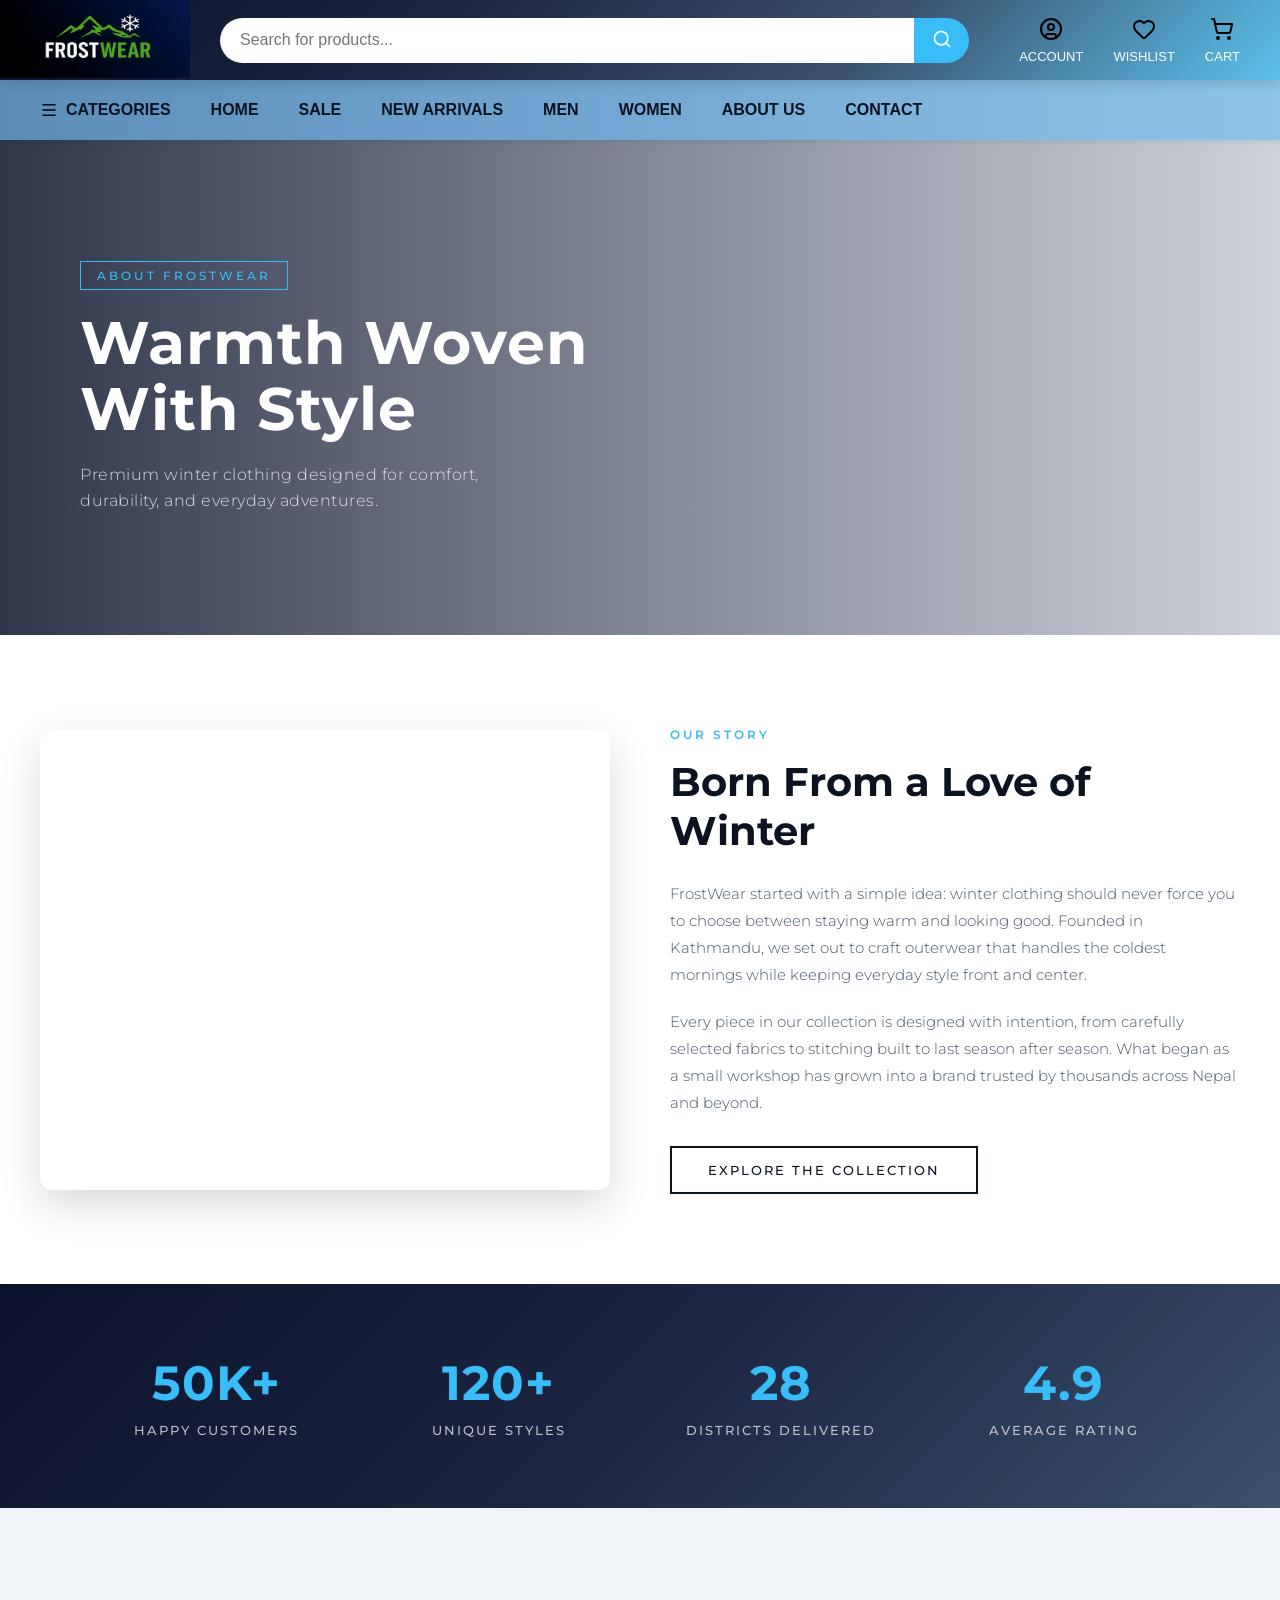
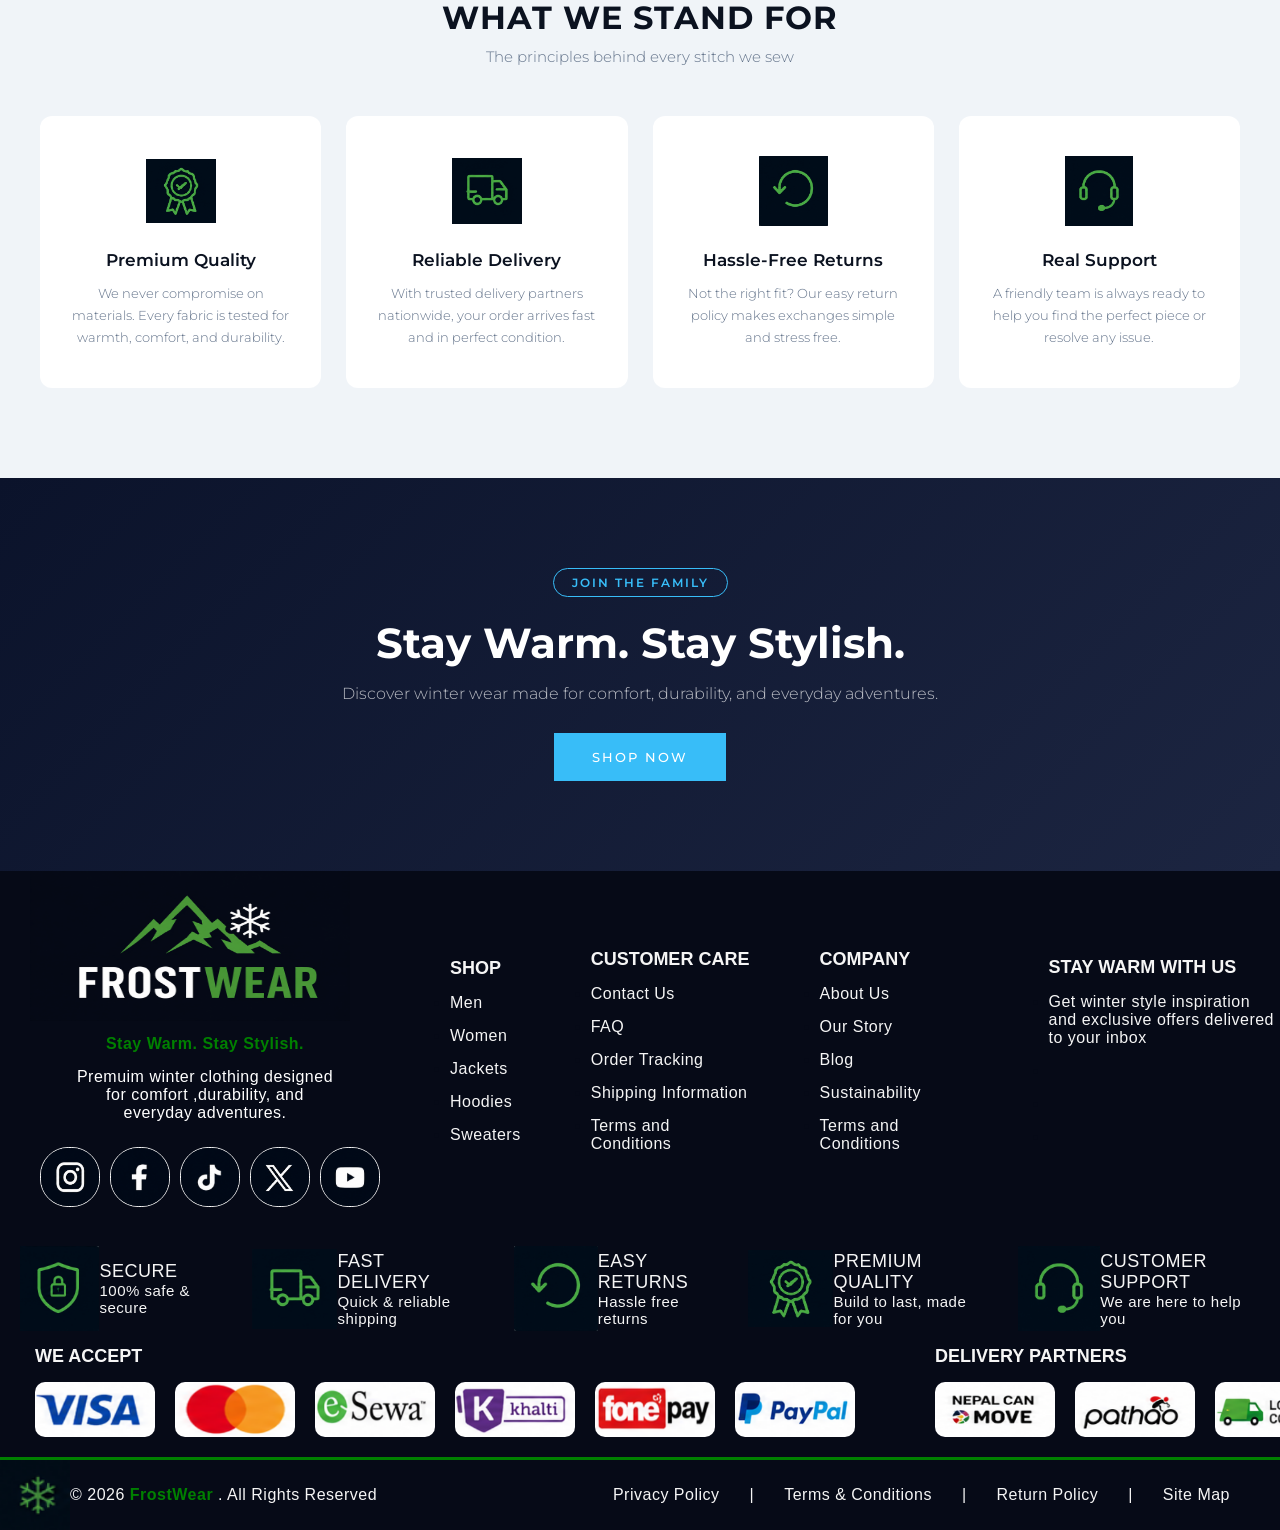
<file: AboutUs.html>
<!DOCTYPE html>
<html lang="en">
<head>
    <meta charset="UTF-8">
    <meta name="viewport" content="width=device-width, initial-scale=1.0">
    <title>About Us | FrostWear</title>
    <link rel="stylesheet" href="style.css">
    <link rel="stylesheet" href="AboutUs.CSS">
    <link rel="preconnect" href="https://fonts.googleapis.com">
    <link rel="preconnect" href="https://fonts.gstatic.com" crossorigin>
    <link href="https://fonts.googleapis.com/css2?family=Playfair+Display:wght@400;600;700&family=Montserrat:wght@300;400;500;600&display=swap" rel="stylesheet">
</head>
<body>

    <nav class="top-nav">
        <!-- Logo -->
        <div class="logo">
            <a href="index.html"><img src="./asset/logo.png" alt="FrostWear Logo"></a>
        </div>

        <!-- Search Bar -->
        <div class="search-box">
            <input type="text" placeholder="Search for products...">
            <button>
                <img src="./asset/search.svg" alt="Search">
            </button>
        </div>

        <!-- Right side -->
        <div class="actions">
            <a href="#" class="action-item">
                <img src="./asset/circle-user.svg" alt="User">
                <span>Account</span>
            </a>
            <a href="#" class="action-item">
                <img src="./asset/heart.svg" alt="Wishlist">
                <span>Wishlist</span>
            </a>
            <a href="#" class="action-item">
                <img src="./asset/shopping-cart.svg" alt="Cart">
                <span>Cart</span>
            </a>
        </div>
    </nav>

    <nav class="bottom-nav">
        <ul>
            <li>
                <a href="#" class="categories">
                    <img src="./asset/menu.svg" alt="Menu">
                    <span>Categories</span>
                </a>
            </li>
            <li><a href="index.html">Home</a></li>
            <li><a href="#">Sale</a></li>
            <li><a href="#">New Arrivals</a></li>
            <li><a href="#">Men</a></li>
            <li><a href="#">Women</a></li>
            <li><a href="AboutUs.html" class="active">About Us</a></li>
            <li><a href="contact.html">Contact</a></li>
        </ul>
    </nav>

    <!-- About Hero -->
    <section class="about-hero" style="background-image: url('https://images.unsplash.com/photo-1483985988355-763728e1935b?w=1600&q=80');">
        <div class="about-hero-overlay"></div>
        <div class="about-hero-content">
            <span class="page-tag">About FrostWear</span>
            <h1>Warmth Woven<br>With Style</h1>
            <p>Premium winter clothing designed for comfort, durability, and everyday adventures.</p>
        </div>
    </section>

    <!-- Our Story -->
    <section class="story-section">
        <div class="story-container">
            <div class="story-image" style="background-image: url('https://images.unsplash.com/photo-1544923246-77307dd654cb?w=800&q=80');"></div>
            <div class="story-content">
                <span class="section-label">Our Story</span>
                <h2>Born From a Love of Winter</h2>
                <p>FrostWear started with a simple idea: winter clothing should never force you to choose between staying warm and looking good. Founded in Kathmandu, we set out to craft outerwear that handles the coldest mornings while keeping everyday style front and center.</p>
                <p>Every piece in our collection is designed with intention, from carefully selected fabrics to stitching built to last season after season. What began as a small workshop has grown into a brand trusted by thousands across Nepal and beyond.</p>
                <a href="index.html" class="btn btn-outline-dark">Explore the Collection</a>
            </div>
        </div>
    </section>

    <!-- Stats -->
    <section class="stats-section">
        <div class="stats-grid">
            <div class="stat">
                <h3>50K+</h3>
                <p>Happy Customers</p>
            </div>
            <div class="stat">
                <h3>120+</h3>
                <p>Unique Styles</p>
            </div>
            <div class="stat">
                <h3>28</h3>
                <p>Districts Delivered</p>
            </div>
            <div class="stat">
                <h3>4.9</h3>
                <p>Average Rating</p>
            </div>
        </div>
    </section>

    <!-- Values -->
    <section class="values-section">
        <h2 class="section-title">What We Stand For</h2>
        <p class="section-subtitle">The principles behind every stitch we sew</p>
        <div class="values-grid">
            <div class="value-card">
                <img src="./asset/Medal.png" alt="Quality">
                <h3>Premium Quality</h3>
                <p>We never compromise on materials. Every fabric is tested for warmth, comfort, and durability.</p>
            </div>
            <div class="value-card">
                <img src="./asset/Van.png" alt="Delivery">
                <h3>Reliable Delivery</h3>
                <p>With trusted delivery partners nationwide, your order arrives fast and in perfect condition.</p>
            </div>
            <div class="value-card">
                <img src="./asset/EasyReturn.png" alt="Returns">
                <h3>Hassle-Free Returns</h3>
                <p>Not the right fit? Our easy return policy makes exchanges simple and stress free.</p>
            </div>
            <div class="value-card">
                <img src="./asset/Headphone.png" alt="Support">
                <h3>Real Support</h3>
                <p>A friendly team is always ready to help you find the perfect piece or resolve any issue.</p>
            </div>
        </div>
    </section>

    <!-- CTA -->
    <section class="cta-section">
        <span class="cta-tag">Join the Family</span>
        <h2>Stay Warm. Stay Stylish.</h2>
        <p>Discover winter wear made for comfort, durability, and everyday adventures.</p>
        <a href="index.html" class="btn btn-primary">Shop Now</a>
    </section>

<footer>
    <!--  Main Footer Conatiner -->
    <div class="main-footer">

        <div class="row1">

            <div class="footer-image-holder">
                <a href=""><img src="./asset/FrostWearLogo.png" style="height:150px; width:320px"></a>
                <p style="font-weight:bold;">Stay Warm. Stay Stylish.</p>
                <p style="color:white;max-width: 260px;">Premuim winter clothing designed for comfort ,durability, and everyday adventures.</p>
                <div class="social-media-holder">
                     <a href="https://www.instagram.com/?hl=en" target="_blank"><img src="./asset/Instagram.png"></a>
                     <a href="https://www.facebook.com/" target="_blank"><img src="./asset/Facebook.png"></a>
                     <a href="https://www.tiktok.com/" target="_blank"><img src="./asset/Tiktok.png"></a>
                     <a href="https://x.com/" target="_blank"><img src="./asset/X.png"></a>
                     <a href="https://www.youtube.com/" target="_blank"><img src="./asset/Youtube.png"></a>
                </div>
            </div>
            
            <ul class="footer-data">
                <h3 class="footer-data-heading">SHOP</h3>
                <li><a>Men</a></li>
                <li><a>Women</a></li>
                <li><a>Jackets</a></li>
                <li><a>Hoodies</a></li>
                <li><a>Sweaters</a></li>
            </ul>

            <ul class="footer-data">
                <h3 class="footer-data-heading">CUSTOMER CARE</h3>
                <li><a>Contact Us</a></li>
                <li><a>FAQ</a></li>
                <li><a>Order Tracking</a></li>
                <li><a>Shipping Information</a></li>
                <li><a>Terms and Conditions</a></li>
            </ul>

            <ul class="footer-data">
                <h3 class="footer-data-heading">COMPANY </h3>
                <li><a href="AboutUs.html">About Us</a></li>
                <li><a>Our Story</a></li>
                <li><a>Blog</a></li>
                <li><a>Sustainability</a></li>
                <li><a>Terms and Conditions</a></li>
            </ul>

            <ul class="footer-data">
                <h3 class="footer-data-heading">STAY WARM WITH US </h3>
                <li style="max-width:240px ;"><a>Get winter style inspiration and exclusive 
                    offers delivered to your inbox</a></li>
                <li><a></a></li>
                <li><a></a></li>
                <li><a></a></li>
            </ul>

        </div>

        <div class="row2">
            <div class="footer-feature">
                <img class="footer-feature-image" src="./asset/Security.png" >
                <div class="footer-feature-text">
                    <h3>SECURE<h3>
                    <p>100% safe & secure</p>
                 </div>
            </div>

            <div class="footer-feature">
                <img class="footer-feature-image" src="./asset/Van.png" >
                <div class="footer-feature-text">
                    <h3>FAST DELIVERY<h3>
                    <p>Quick & reliable shipping</p>
                 </div>
            </div>

            <div class="footer-feature">
                <img class="footer-feature-image" src="./asset/EasyReturn.png" >
                <div class="footer-feature-text">
                    <h3>EASY RETURNS<h3>
                    <p>Hassle free returns</p>
                 </div>
            </div>

            <div class="footer-feature">
                <img class="footer-feature-image" src="./asset/Medal.png" >
                <div class="footer-feature-text">
                    <h3>PREMIUM QUALITY<h3>
                    <p>Build to last, made for you</p>
                 </div>
            </div>

            <div class="footer-feature">
                <img class="footer-feature-image" src="./asset/Headphone.png" >
                <div class="footer-feature-text">
                    <h3>CUSTOMER SUPPORT<h3>
                    <p>We are here to help you</p>
                 </div>
            </div>

        </div>
        
        <div class="row3">
            <div style="margin-left: 35px;">
                <p style="color: whitesmoke;font-size:18px;font-weight: 600;font-family: Arial, 
                Helvetica, sans-serif; margin-bottom: 15px;">WE ACCEPT</p>
                <div class="footer-image-economy">
                    <img src="./asset/Visa.png">
                    <img src="./asset/VennDiagram.png">
                    <img src="./asset/ESewa.png">
                    <img src="./asset/Khalti.png">
                    <img src="./asset/FonePay.png">
                    <img src="./asset/PayPal.png">
                </div>
            </div>
            

            <div>
                <p style="color: whitesmoke;font-size:18px;font-weight: 600;font-family: Arial, 
                Helvetica, sans-serif; margin-bottom: 15px;">DELIVERY PARTNERS</p>
                <div class="footer-image-economy">
                    <img src="./asset/NepalCanMove.png">
                    <img src="./asset/Pathao.png">
                    <img src="./asset/LocalCourier.png">
                    <img src="./asset/DHL.png">
                </div>
            </div>

        </div>

        <div style=" width: 100%;height: 3px; background-color: green;"></div>

        <div class="row4">
            <div style="display: flex;">
                <img src="./asset/Frost.png" style="height: 70px;width: 70px;">
                <p> &copy; 2026 <span style="color: green;font-weight: 600;">FrostWear</span> . All Rights Reserved </p>
            </div>

            <div style="display: flex;gap: 30px;margin-right: 50px;">
                <p>Privacy Policy </p>
                <p>|</p>
                <p>Terms & Conditions </p>
                <p>|</p>
                <p>Return Policy </p>
                <p>|</p>
                <p>Site Map</p>
            </div>

        </div>

    </div>

</footer>

</body>
</html>
</file>
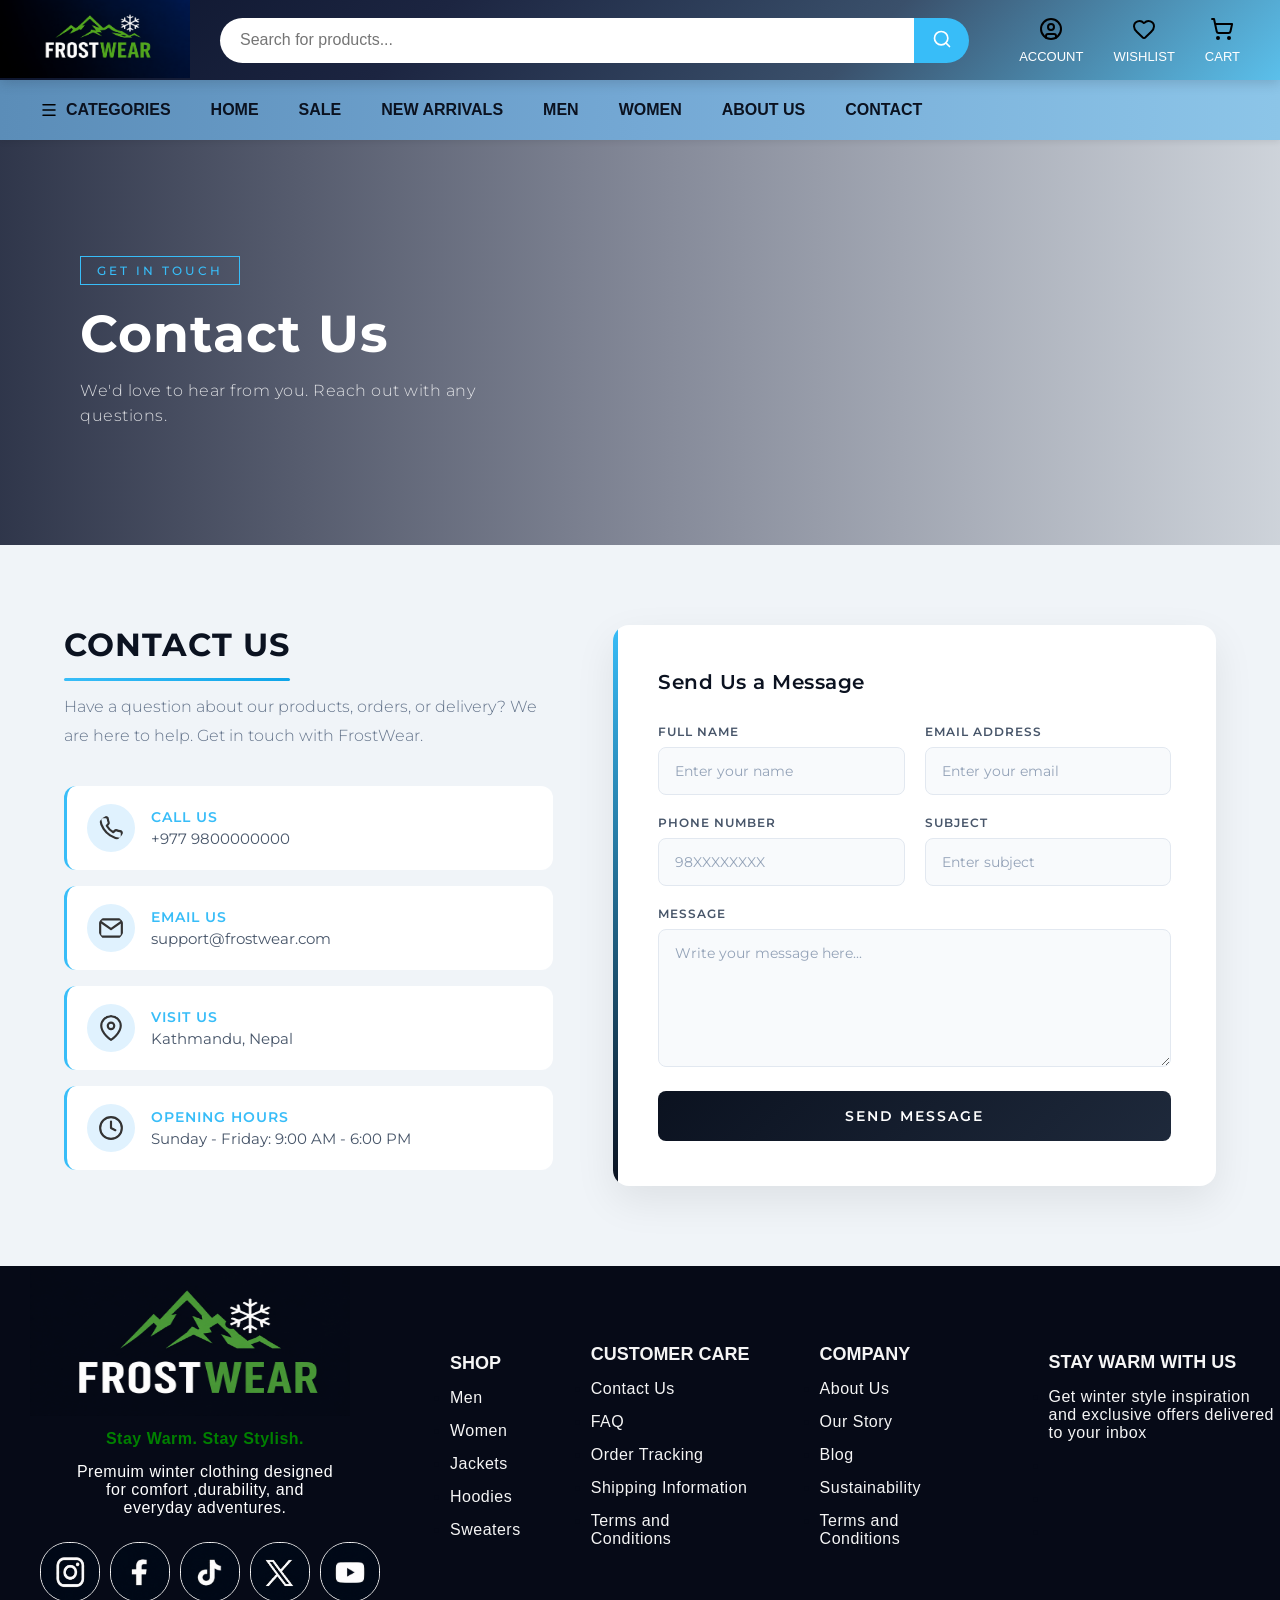
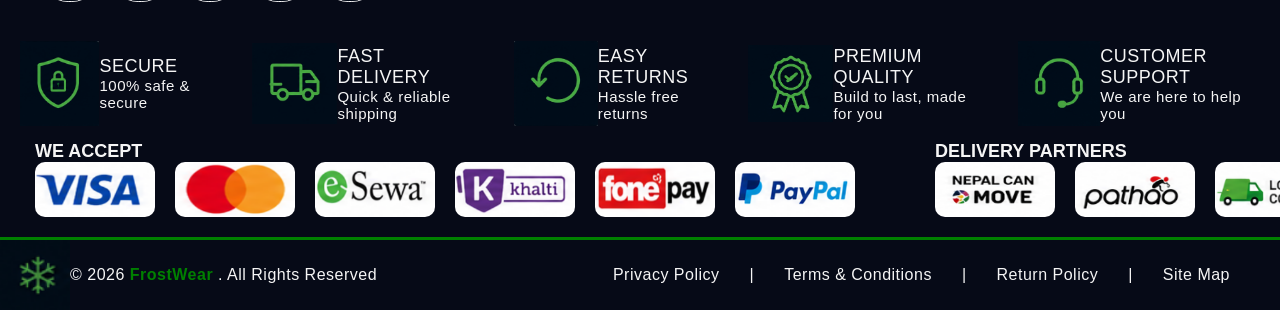
<file: contact.html>
<!DOCTYPE html>
<html lang="en">
<head>
    <meta charset="UTF-8">
    <meta name="viewport" content="width=device-width, initial-scale=1.0">
    <title>Contact Us | FrostWear</title>
    <link rel="stylesheet" href="style.css">
    <link rel="stylesheet" href="contact.css">
    <link rel="preconnect" href="https://fonts.googleapis.com">
    <link rel="preconnect" href="https://fonts.gstatic.com" crossorigin>
    <link href="https://fonts.googleapis.com/css2?family=Montserrat:wght@300;400;500;600;700&display=swap" rel="stylesheet">
</head>
<body>


    <nav class="top-nav">
        <!-- Logo -->
        <div class="logo">
            <img src="./asset/logo.png" alt="FrostWear Logo">
        </div>

        <!-- Search Bar -->
        <div class="search-box">
            <input type="text" placeholder="Search for products...">
            <button>
                <img src="./asset/search.svg" alt="Search">
            </button>
        </div>

        <!-- Right side -->
        <div class="actions">
            <a href="#" class="action-item">
                <img src="./asset/circle-user.svg" alt="User">
                <span>Account</span>
            </a>
            <a href="#" class="action-item">
                <img src="./asset/heart.svg" alt="Wishlist">
                <span>Wishlist</span>
            </a>
            <a href="#" class="action-item">
                <img src="./asset/shopping-cart.svg" alt="Cart">
                <span>Cart</span>
            </a>
        </div>
    </nav>

    <nav class="bottom-nav">
        <ul>
            <li>
                <a href="#" class="categories">
                    <img src="./asset/menu.svg" alt="Menu">
                    <span>Categories</span>
                </a>
            </li>
            <li><a href="index.html">Home</a></li>
            <li><a href="#">Sale</a></li>
            <li><a href="#">New Arrivals</a></li>
            <li><a href="#">Men</a></li>
            <li><a href="#">Women</a></li>
            <li><a href="AboutUs.html">About Us</a></li>
            <li><a href="contact.html" class="active">Contact</a></li>
        </ul>
    </nav>

    <!-- Contact Hero Banner -->
<section class="contact-hero" style="background-image: url('https://images.unsplash.com/photo-1423666639041-f56000c27a9a?w=1600&q=80');">
    <div class="contact-hero-overlay"></div>
    <div class="contact-hero-content">
        <span class="hero-tag">Get In Touch</span>
        <h1>Contact Us</h1>
        <p>We'd love to hear from you. Reach out with any questions.</p>
    </div>
</section>

    <!-- Contact Us Section -->
<section class="contact-section">

    <div class="contact-container">

        <!-- Left Side: Contact Information -->
        <div class="contact-info">
            <h1>Contact Us</h1>
            <p class="contact-intro">
                Have a question about our products, orders, or delivery?
                We are here to help. Get in touch with FrostWear.
            </p>

            <div class="contact-item">
                <img src="./asset/phone.svg" alt="Phone">
                <div>
                    <h3>Call Us</h3>
                    <p>+977 9800000000</p>
                </div>
            </div>

            <div class="contact-item">
                <img src="./asset/email.svg" alt="Email">
                <div>
                    <h3>Email Us</h3>
                    <p>support@frostwear.com</p>
                </div>
            </div>

            <div class="contact-item">
                <img src="./asset/location.svg" alt="Location">
                <div>
                    <h3>Visit Us</h3>
                    <p>Kathmandu, Nepal</p>
                </div>
            </div>

            <div class="contact-item">
                <img src="./asset/clock.svg" alt="Opening Hours">
                <div>
                    <h3>Opening Hours</h3>
                    <p>Sunday - Friday: 9:00 AM - 6:00 PM</p>
                </div>
            </div>
        </div>


        <!-- Right Side: Contact Form -->
        <div class="contact-form">
            <h2>Send Us a Message</h2>

            <form id="contactForm">

                <div class="form-row">
                    <div class="form-group">
                        <label for="name">Full Name</label>
                        <input
                            type="text"
                            id="name"
                            name="name"
                            placeholder="Enter your name"
                            required>
                    </div>

                    <div class="form-group">
                        <label for="email">Email Address</label>
                        <input
                            type="email"
                            id="email"
                            name="email"
                            placeholder="Enter your email"
                            required>
                    </div>
                </div>

                <div class="form-row">
                   <div class="form-group">
                    <label for="phone">Phone Number</label>

                         <input
                            type="tel"
                            id="phone"
                            name="phone"
                            placeholder="98XXXXXXXX"
                            inputmode="numeric"
                            maxlength="10"
                            minlength="10"
                            pattern="^(96|97|98)[0-9]{8}$"
                            required>
                    </div>
                    <div class="form-group">
                        <label for="subject">Subject</label>
                        <input
                            type="text"
                            id="subject"
                            name="subject"
                            placeholder="Enter subject"
                            required>
                    </div>
                </div>

                <div class="form-group">
                    <label for="message">Message</label>
                    <textarea
                        id="message"
                        name="message"
                        rows="6"
                        placeholder="Write your message here..."
                        minlength="10"
                        required></textarea>
                </div>

                <button type="submit" class="send-btn">
                     Send Message
            </button>

            <p id="successMessage" class="success-message">
                    Your message has been sent successfully!
            </p>

            </form>
        </div>

    </div>

</section>


<footer>
    <!--  Main Footer Conatiner -->
    <div class="main-footer">

        <div class="row1">

            <div class="footer-image-holder">
                <a href=""><img src="./asset/FrostWearLogo.png" style="height:150px; width:320px"></a>
                <p style="font-weight:bold;">Stay Warm. Stay Stylish.</p>
                <p style="color:white;max-width: 260px;">Premuim winter clothing designed for comfort ,durability, and everyday adventures.</p>
                <div class="social-media-holder">
                     <a href="https://www.instagram.com/?hl=en" target="_blank"><img src="./asset/Instagram.png"></a>
                     <a href="https://www.facebook.com/" target="_blank"><img src="./asset/Facebook.png"></a>
                     <a href="https://www.tiktok.com/" target="_blank"><img src="./asset/Tiktok.png"></a>
                     <a href="https://x.com/" target="_blank"><img src="./asset/X.png"></a>
                     <a href="https://www.youtube.com/" target="_blank"><img src="./asset/Youtube.png"></a>
                </div>
            </div>

            <ul class="footer-data">
                <h3 class="footer-data-heading">SHOP</h3>
                <li><a>Men</a></li>
                <li><a>Women</a></li>
                <li><a>Jackets</a></li>
                <li><a>Hoodies</a></li>
                <li><a>Sweaters</a></li>
            </ul>

            <ul class="footer-data">
                <h3 class="footer-data-heading">CUSTOMER CARE</h3>
                <li><a>Contact Us</a></li>
                <li><a>FAQ</a></li>
                <li><a>Order Tracking</a></li>
                <li><a>Shipping Information</a></li>
                <li><a>Terms and Conditions</a></li>
            </ul>

            <ul class="footer-data">
                <h3 class="footer-data-heading">COMPANY </h3>
                <li><a href="AboutUs.html">About Us</a></li>
                <li><a>Our Story</a></li>
                <li><a>Blog</a></li>
                <li><a>Sustainability</a></li>
                <li><a>Terms and Conditions</a></li>
            </ul>

            <ul class="footer-data">
                <h3 class="footer-data-heading">STAY WARM WITH US </h3>
                <li style="max-width:240px ;"><a>Get winter style inspiration and exclusive
                    offers delivered to your inbox</a></li>
                <li><a></a></li>
                <li><a></a></li>
                <li><a></a></li>
            </ul>

        </div>

        <div class="row2">
            <div class="footer-feature">
                <img class="footer-feature-image" src="./asset/Security.png" >
                <div class="footer-feature-text">
                    <h3>SECURE<h3>
                    <p>100% safe & secure</p>
                 </div>
            </div>

            <div class="footer-feature">
                <img class="footer-feature-image" src="./asset/Van.png" >
                <div class="footer-feature-text">
                    <h3>FAST DELIVERY<h3>
                    <p>Quick & reliable shipping</p>
                 </div>
            </div>

            <div class="footer-feature">
                <img class="footer-feature-image" src="./asset/EasyReturn.png" >
                <div class="footer-feature-text">
                    <h3>EASY RETURNS<h3>
                    <p>Hassle free returns</p>
                 </div>
            </div>

            <div class="footer-feature">
                <img class="footer-feature-image" src="./asset/Medal.png" >
                <div class="footer-feature-text">
                    <h3>PREMIUM QUALITY<h3>
                    <p>Build to last, made for you</p>
                 </div>
            </div>

            <div class="footer-feature">
                <img class="footer-feature-image" src="./asset/Headphone.png" >
                <div class="footer-feature-text">
                    <h3>CUSTOMER SUPPORT<h3>
                    <p>We are here to help you</p>
                 </div>
            </div>

        </div>

        <div class="row3">
            <div style="margin-left: 35px;">
                <p style="color: whitesmoke;font-size:18px;font-weight: 600;font-family: Arial,
                Helvetica, sans-serif;">WE ACCEPT</p>
                <div class="footer-image-economy">
                    <img src="./asset/Visa.png">
                    <img src="./asset/VennDiagram.png">
                    <img src="./asset/ESewa.png">
                    <img src="./asset/Khalti.png">
                    <img src="./asset/FonePay.png">
                    <img src="./asset/PayPal.png">
                </div>
            </div>


            <div>
                <p style="color: whitesmoke;font-size:18px;font-weight: 600;font-family: Arial,
                Helvetica, sans-serif;">DELIVERY PARTNERS</p>
                <div class="footer-image-economy">
                    <img src="./asset/NepalCanMove.png">
                    <img src="./asset/Pathao.png">
                    <img src="./asset/LocalCourier.png">
                    <img src="./asset/DHL.png">
                </div>
            </div>

        </div>

        <div style=" width: 100%;height: 3px; background-color: green;"></div>

        <div class="row4">
            <div style="display: flex;">
                <img src="./asset/Frost.png" style="height: 70px;width: 70px;">
                <p> &copy; 2026 <span style="color: green;font-weight: 600;">FrostWear</span> . All Rights Reserved </p>
            </div>

            <div style="display: flex;gap: 30px;margin-right: 50px;">
                <p>Privacy Policy </p>
                <p>|</p>
                <p>Terms & Conditions </p>
                <p>|</p>
                <p>Return Policy </p>
                <p>|</p>
                <p>Site Map</p>
            </div>

        </div>

    </div>

</footer>
<script src="./contact.js"></script>
</body>
</html>
</file>
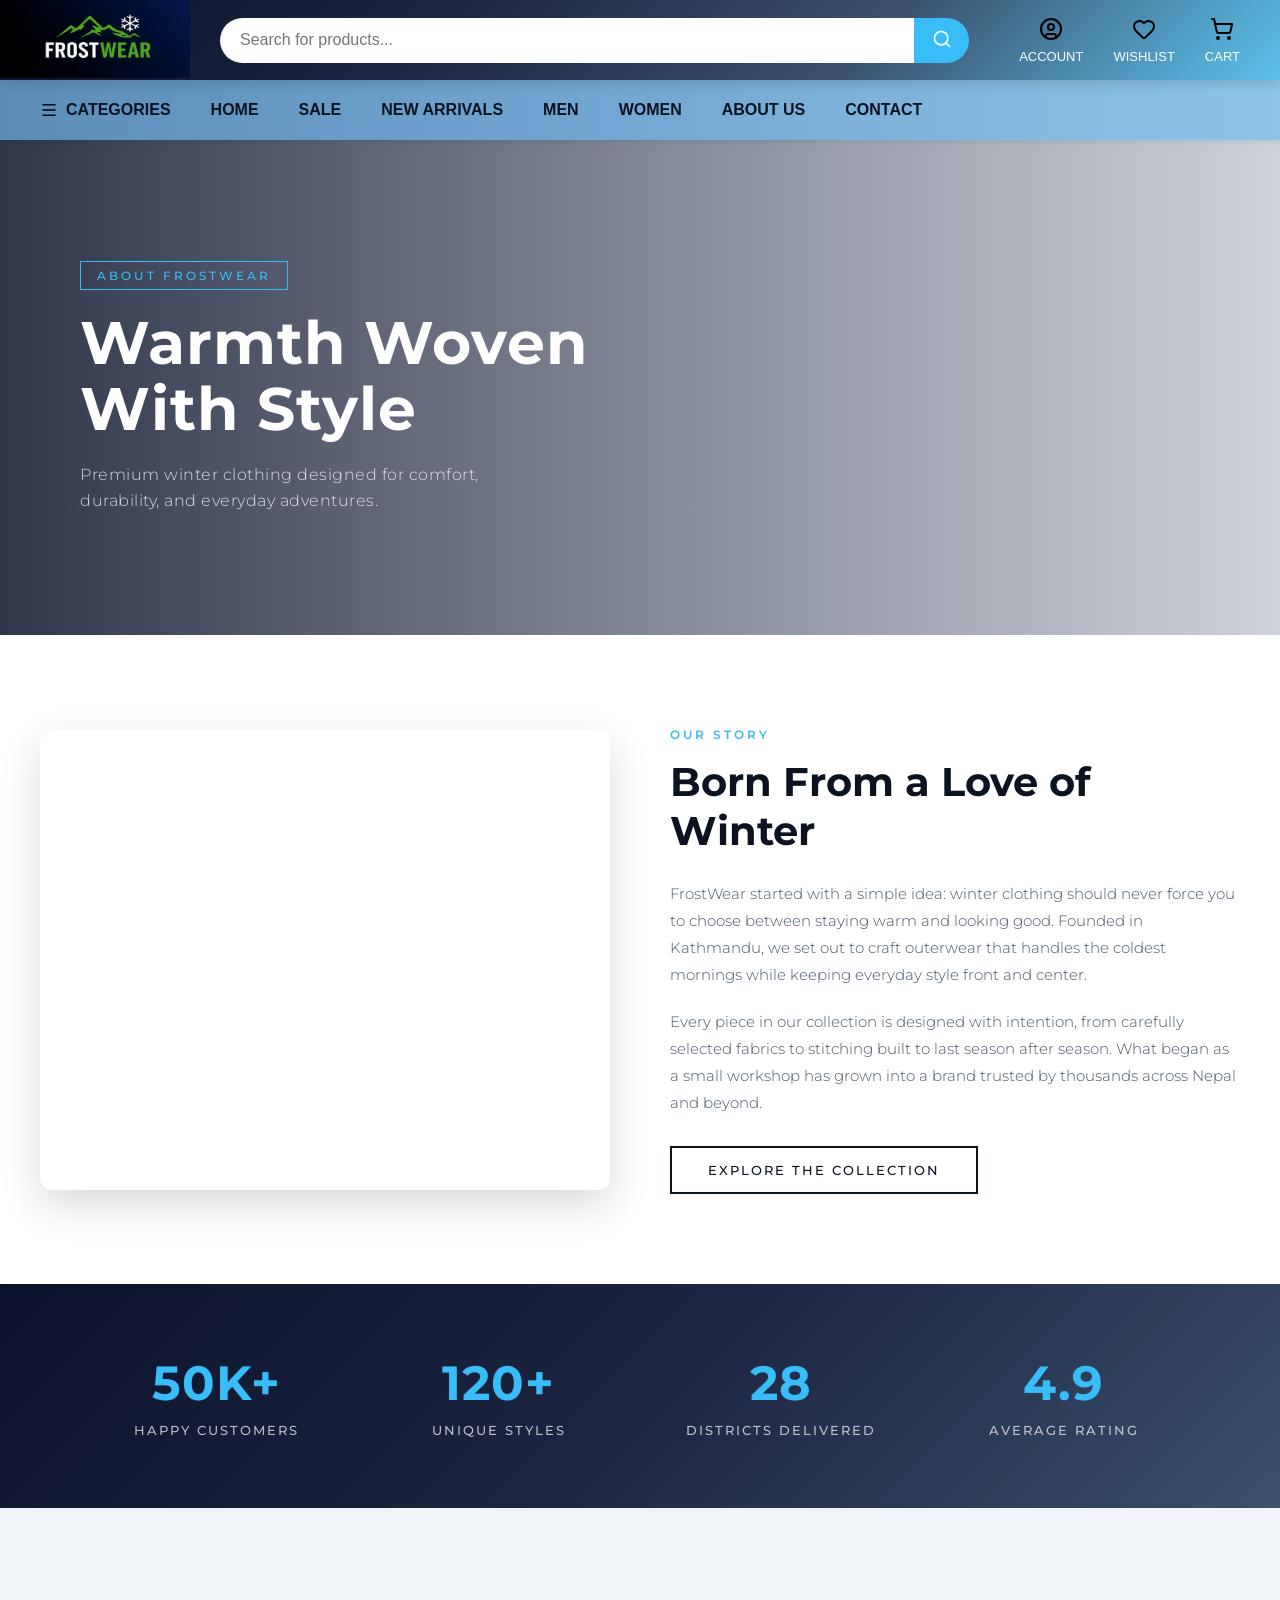
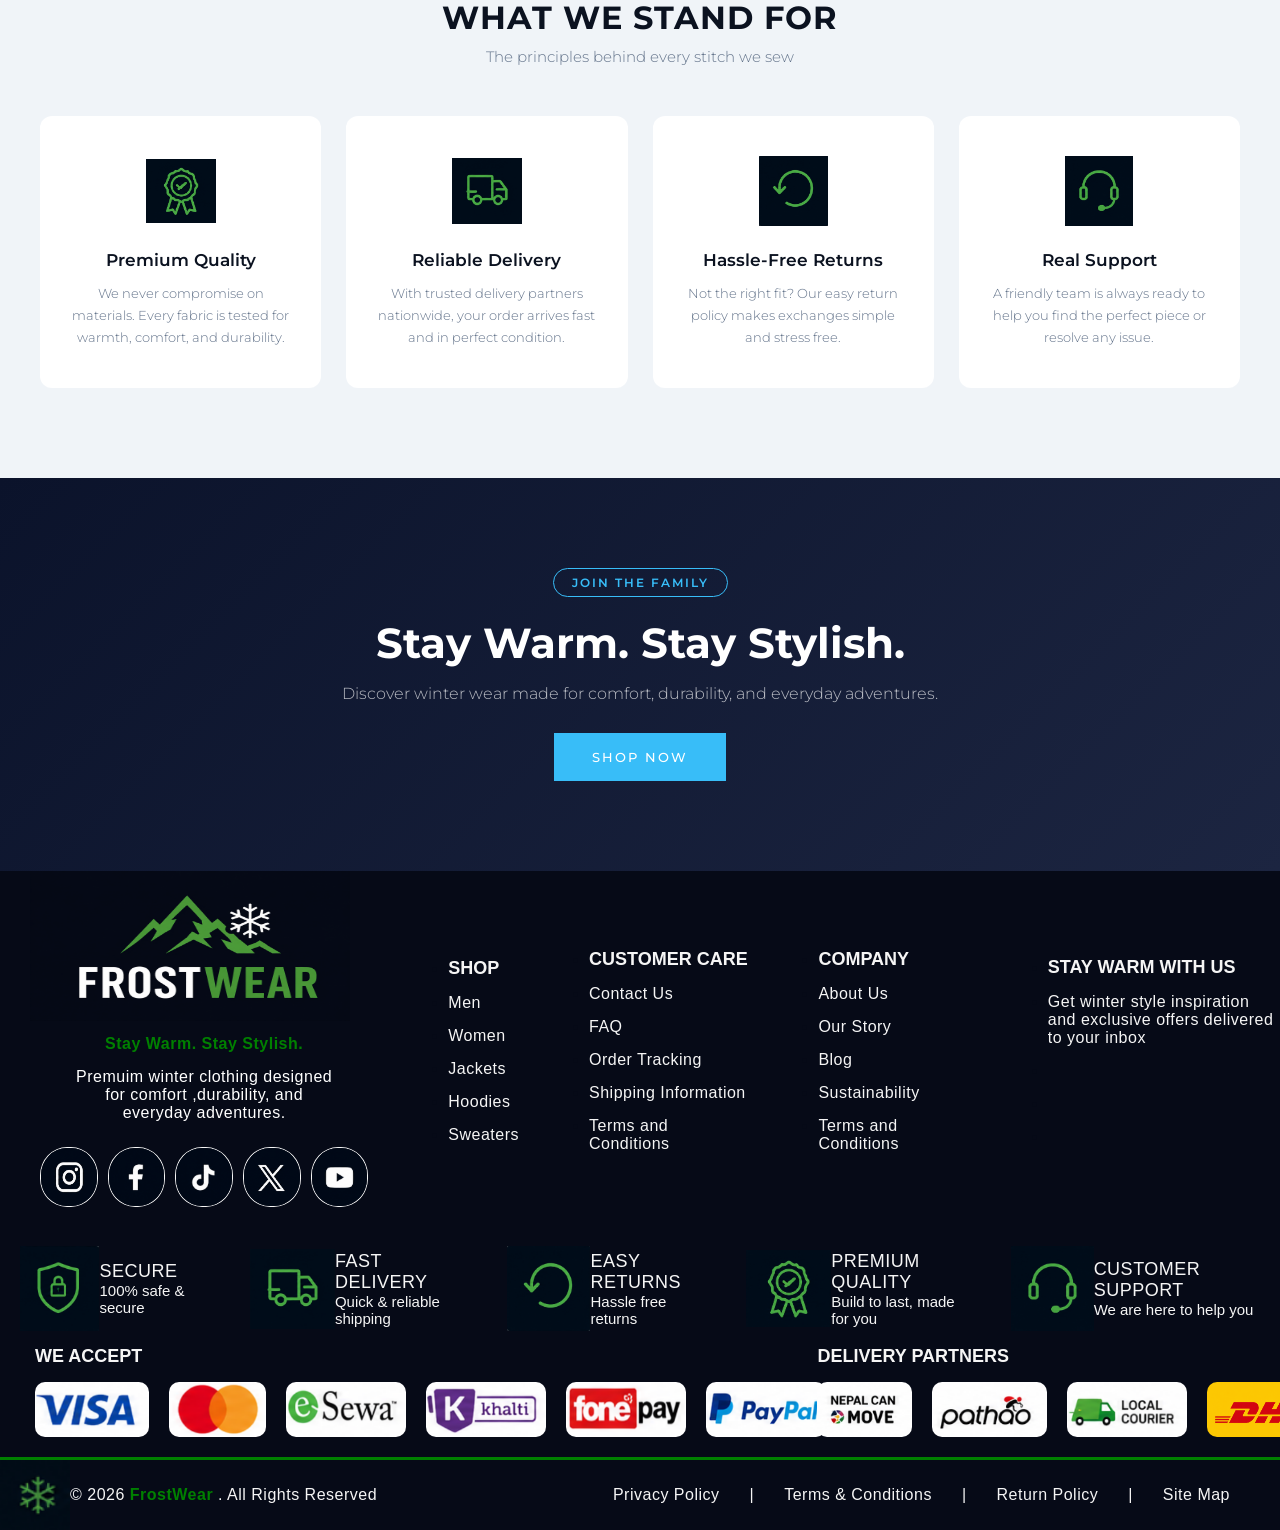
<file: Pages/AboutUs/AboutUs.html>
﻿<!DOCTYPE html>
<html lang="en">
<head>
    <meta charset="UTF-8">
    <meta name="viewport" content="width=device-width, initial-scale=1.0">
    <title>About Us | FrostWear</title>
    <link rel="stylesheet" href="../../common CSS/style.css">
    <link rel="stylesheet" href="AboutUs.CSS">
    <link rel="preconnect" href="https://fonts.googleapis.com">
    <link rel="preconnect" href="https://fonts.gstatic.com" crossorigin>
    <link href="https://fonts.googleapis.com/css2?family=Playfair+Display:wght@400;600;700&family=Montserrat:wght@300;400;500;600&display=swap" rel="stylesheet">
</head>
<body>

    <nav class="top-nav">
        <!-- Logo -->
        <div class="logo">
            <a href="../Home/index.html"><img src="../../asset/logo.png" alt="FrostWear Logo"></a>
        </div>

        <!-- Search Bar -->
        <div class="search-box">
            <input type="text" placeholder="Search for products...">
            <button>
                <img src="../../asset/search.svg" alt="Search">
            </button>
        </div>

        <!-- Right side -->
        <div class="actions">
            <a href="#" class="action-item">
                <img src="../../asset/circle-user.svg" alt="User">
                <span>Account</span>
            </a>
            <a href="#" class="action-item">
                <img src="../../asset/heart.svg" alt="Wishlist">
                <span>Wishlist</span>
            </a>
            <a href="#" class="action-item">
                <img src="../../asset/shopping-cart.svg" alt="Cart">
                <span>Cart</span>
            </a>
        </div>
    </nav>

    <nav class="bottom-nav">
        <button class="nav-toggle" id="navToggle" aria-label="Toggle menu">
            <span></span><span></span><span></span>
        </button>
        <ul>
            <li class="category-wrap">
                <a href="#" class="categories categories-toggle">
                    <img src="../../asset/menu.svg" alt="Menu">
                    <span>Categories</span>
                </a>
                <div class="category-dropdown">
                    <a href="../Men/men.html">Men</a>
                    <a href="../NewArrivals/newArrivals.html">New Arrivals</a>
                    <a href="../Women/women.html">Women</a>
                    <a href="../Sale/sale.html">Sale</a>
                </div>
            </li>
            <li><a href="../Home/index.html">Home</a></li>
            <li><a href="../Sale/sale.html">Sale</a></li>
            <li><a href="../NewArrivals/newArrivals.html">New Arrivals</a></li>
            <li><a href="../Men/men.html">Men</a></li>
            <li><a href="../Women/women.html">Women</a></li>
            <li><a href="AboutUs.html" class="active">About Us</a></li>
            <li><a href="../Contact/contact.html">Contact</a></li>
        </ul>
    </nav>

    <!-- About Hero -->
    <section class="about-hero" style="background-image: url('https://images.unsplash.com/photo-1483985988355-763728e1935b?w=1600&q=80');">
        <div class="about-hero-overlay"></div>
        <div class="about-hero-content">
            <span class="page-tag">About FrostWear</span>
            <h1>Warmth Woven<br>With Style</h1>
            <p>Premium winter clothing designed for comfort, durability, and everyday adventures.</p>
        </div>
    </section>

    <!-- Our Story -->
    <section class="story-section">
        <div class="story-container">
            <div class="story-image" style="background-image: url('https://images.unsplash.com/photo-1544923246-77307dd654cb?w=800&q=80');"></div>
            <div class="story-content">
                <span class="section-label">Our Story</span>
                <h2>Born From a Love of Winter</h2>
                <p>FrostWear started with a simple idea: winter clothing should never force you to choose between staying warm and looking good. Founded in Kathmandu, we set out to craft outerwear that handles the coldest mornings while keeping everyday style front and center.</p>
                <p>Every piece in our collection is designed with intention, from carefully selected fabrics to stitching built to last season after season. What began as a small workshop has grown into a brand trusted by thousands across Nepal and beyond.</p>
                <a href="../Home/index.html" class="btn btn-outline-dark">Explore the Collection</a>
            </div>
        </div>
    </section>

    <!-- Stats -->
    <section class="stats-section">
        <div class="stats-grid">
            <div class="stat">
                <h3>50K+</h3>
                <p>Happy Customers</p>
            </div>
            <div class="stat">
                <h3>120+</h3>
                <p>Unique Styles</p>
            </div>
            <div class="stat">
                <h3>28</h3>
                <p>Districts Delivered</p>
            </div>
            <div class="stat">
                <h3>4.9</h3>
                <p>Average Rating</p>
            </div>
        </div>
    </section>

    <!-- Values -->
    <section class="values-section">
        <h2 class="section-title">What We Stand For</h2>
        <p class="section-subtitle">The principles behind every stitch we sew</p>
        <div class="values-grid">
            <div class="value-card">
                <img src="../../asset/Medal.png" alt="Quality">
                <h3>Premium Quality</h3>
                <p>We never compromise on materials. Every fabric is tested for warmth, comfort, and durability.</p>
            </div>
            <div class="value-card">
                <img src="../../asset/Van.png" alt="Delivery">
                <h3>Reliable Delivery</h3>
                <p>With trusted delivery partners nationwide, your order arrives fast and in perfect condition.</p>
            </div>
            <div class="value-card">
                <img src="../../asset/EasyReturn.png" alt="Returns">
                <h3>Hassle-Free Returns</h3>
                <p>Not the right fit? Our easy return policy makes exchanges simple and stress free.</p>
            </div>
            <div class="value-card">
                <img src="../../asset/Headphone.png" alt="Support">
                <h3>Real Support</h3>
                <p>A friendly team is always ready to help you find the perfect piece or resolve any issue.</p>
            </div>
        </div>
    </section>

    <!-- CTA -->
    <section class="cta-section">
        <span class="cta-tag">Join the Family</span>
        <h2>Stay Warm. Stay Stylish.</h2>
        <p>Discover winter wear made for comfort, durability, and everyday adventures.</p>
        <a href="../Home/index.html" class="btn btn-primary">Shop Now</a>
    </section>

<footer>
    <!--  Main Footer Conatiner -->
    <div class="main-footer">

        <div class="row1">

            <div class="footer-image-holder">
                <a href="../Home/index.html"><img src="../../asset/FrostWearLogo.png" style="height:150px; width:320px"></a>
                <p style="font-weight:bold;">Stay Warm. Stay Stylish.</p>
                <p style="color:white;max-width: 260px;">Premuim winter clothing designed for comfort ,durability, and everyday adventures.</p>
                <div class="social-media-holder">
                     <a href="https://www.instagram.com/?hl=en" target="_blank"><img src="../../asset/Instagram.png"></a>
                     <a href="https://www.facebook.com/" target="_blank"><img src="../../asset/Facebook.png"></a>
                     <a href="https://www.tiktok.com/" target="_blank"><img src="../../asset/Tiktok.png"></a>
                     <a href="https://x.com/" target="_blank"><img src="../../asset/X.png"></a>
                     <a href="https://www.youtube.com/" target="_blank"><img src="../../asset/Youtube.png"></a>
                </div>
            </div>
            
            <ul class="footer-data">
                <li><h3 class="footer-data-heading">SHOP</h3></li>
                <li><a>Men</a></li>
                <li><a>Women</a></li>
                <li><a>Jackets</a></li>
                <li><a>Hoodies</a></li>
                <li><a>Sweaters</a></li>
            </ul>

            <ul class="footer-data">
                <li><h3 class="footer-data-heading">CUSTOMER CARE</h3></li>
                <li><a>Contact Us</a></li>
                <li><a>FAQ</a></li>
                <li><a>Order Tracking</a></li>
                <li><a>Shipping Information</a></li>
                <li><a>Terms and Conditions</a></li>
            </ul>

            <ul class="footer-data">
                <li><h3 class="footer-data-heading">COMPANY </h3></li>
                <li><a href="AboutUs.html">About Us</a></li>
                <li><a>Our Story</a></li>
                <li><a>Blog</a></li>
                <li><a>Sustainability</a></li>
                <li><a>Terms and Conditions</a></li>
            </ul>

            <ul class="footer-data">
                <li><h3 class="footer-data-heading">STAY WARM WITH US </h3></li>
                <li style="max-width:240px ;"><a>Get winter style inspiration and exclusive 
                    offers delivered to your inbox</a></li>
                <li><a></a></li>
                <li><a></a></li>
                <li><a></a></li>
            </ul>

        </div>

        <div class="row2">
            <div class="footer-feature">
                <img class="footer-feature-image" src="../../asset/Security.png" >
                <div class="footer-feature-text">
                    <h3>SECURE</h3>
                    <p>100% safe &amp; secure</p>
                 </div>
            </div>

            <div class="footer-feature">
                <img class="footer-feature-image" src="../../asset/Van.png" >
                <div class="footer-feature-text">
                    <h3>FAST DELIVERY</h3>
                    <p>Quick &amp; reliable shipping</p>
                 </div>
            </div>

            <div class="footer-feature">
                <img class="footer-feature-image" src="../../asset/EasyReturn.png" >
                <div class="footer-feature-text">
                    <h3>EASY RETURNS</h3>
                    <p>Hassle free returns</p>
                 </div>
            </div>

            <div class="footer-feature">
                <img class="footer-feature-image" src="../../asset/Medal.png" >
                <div class="footer-feature-text">
                    <h3>PREMIUM QUALITY</h3>
                    <p>Build to last, made for you</p>
                 </div>
            </div>

            <div class="footer-feature">
                <img class="footer-feature-image" src="../../asset/Headphone.png" >
                <div class="footer-feature-text">
                    <h3>CUSTOMER SUPPORT</h3>
                    <p>We are here to help you</p>
                 </div>
            </div>

        </div>
        
        <div class="row3">
            <div style="margin-left: 35px;">
                <p style="color: whitesmoke;font-size:18px;font-weight: 600;font-family: Arial, 
                Helvetica, sans-serif; margin-bottom: 15px;">WE ACCEPT</p>
                <div class="footer-image-economy">
                    <img src="../../asset/Visa.png">
                    <img src="../../asset/VennDiagram.png">
                    <img src="../../asset/ESewa.png">
                    <img src="../../asset/Khalti.png">
                    <img src="../../asset/FonePay.png">
                    <img src="../../asset/PayPal.png">
                </div>
            </div>
            

            <div>
                <p style="color: whitesmoke;font-size:18px;font-weight: 600;font-family: Arial, 
                Helvetica, sans-serif; margin-bottom: 15px;">DELIVERY PARTNERS</p>
                <div class="footer-image-economy">
                    <img src="../../asset/NepalCanMove.png">
                    <img src="../../asset/Pathao.png">
                    <img src="../../asset/LocalCourier.png">
                    <img src="../../asset/DHL.png">
                </div>
            </div>

        </div>

        <div style=" width: 100%;height: 3px; background-color: green;"></div>

        <div class="row4">
            <div style="display: flex;">
                <img src="../../asset/Frost.png" style="height: 70px;width: 70px;">
                <p> &copy; 2026 <span style="color: green;font-weight: 600;">FrostWear</span> . All Rights Reserved </p>
            </div>

            <div style="display: flex;gap: 30px;margin-right: 50px;">
                <p>Privacy Policy </p>
                <p>|</p>
                <p>Terms &amp; Conditions </p>
                <p>|</p>
                <p>Return Policy </p>
                <p>|</p>
                <p>Site Map</p>
            </div>

        </div>

    </div>

</footer>

<script src="../../common JS/categories.js"></script>
</body>
</html>
</file>
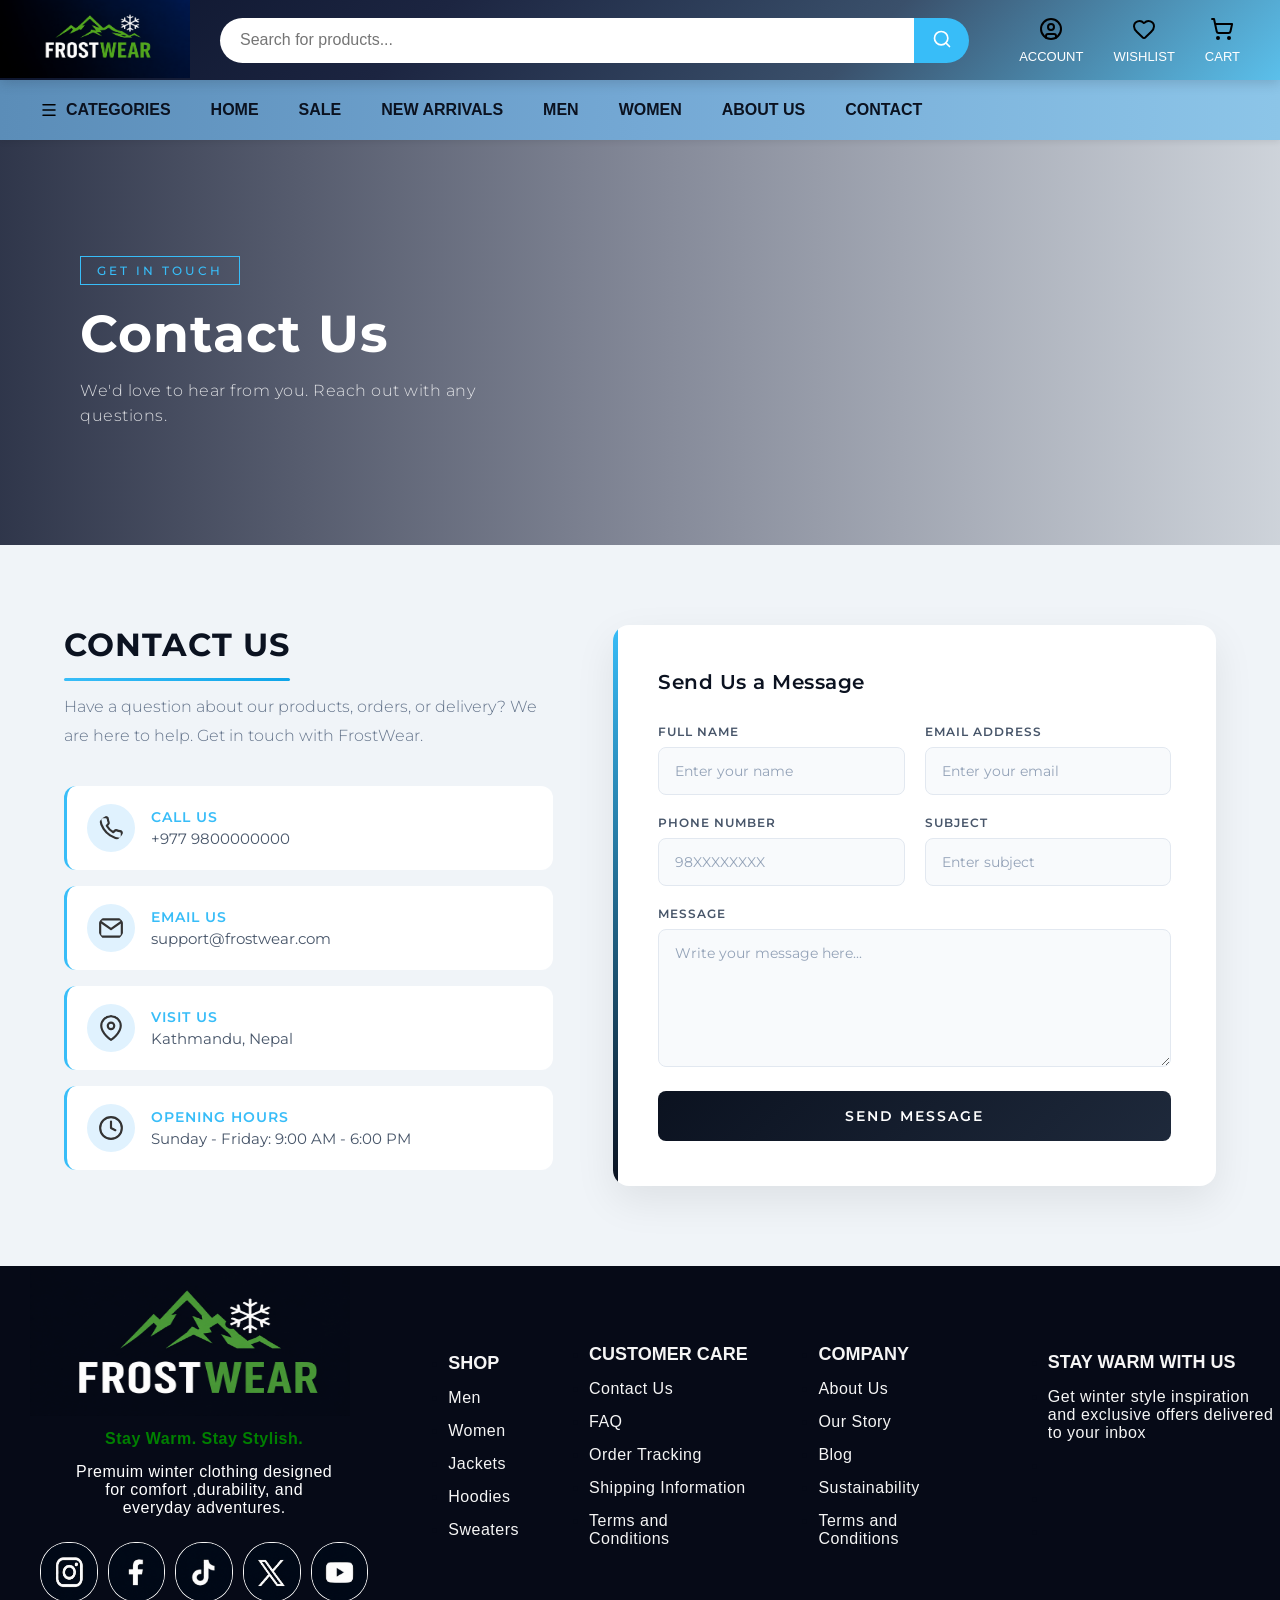
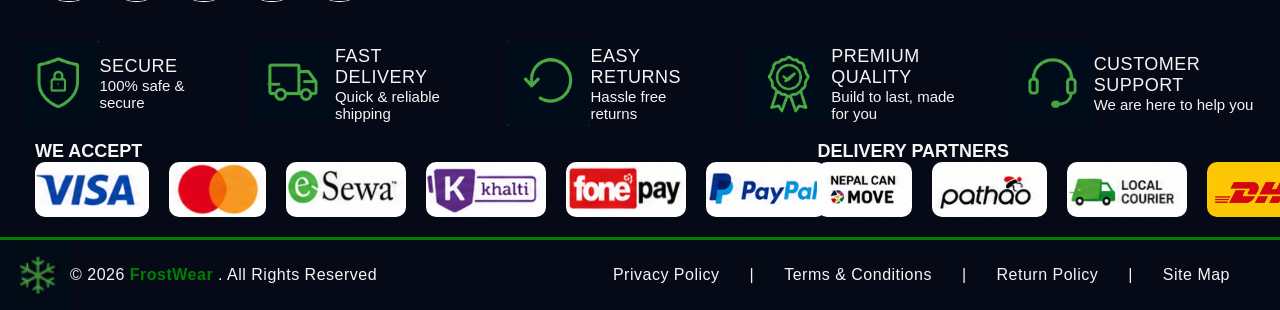
<file: Pages/Contact/contact.html>
﻿<!DOCTYPE html>
<html lang="en">
<head>
    <meta charset="UTF-8">
    <meta name="viewport" content="width=device-width, initial-scale=1.0">
    <title>Contact Us | FrostWear</title>
    <link rel="stylesheet" href="../../common CSS/style.css">
    <link rel="stylesheet" href="contact.css">
    <link rel="preconnect" href="https://fonts.googleapis.com">
    <link rel="preconnect" href="https://fonts.gstatic.com" crossorigin>
    <link href="https://fonts.googleapis.com/css2?family=Montserrat:wght@300;400;500;600;700&display=swap" rel="stylesheet">
</head>
<body>


    <nav class="top-nav">
        <!-- Logo -->
        <div class="logo">
            <a href="../Home/index.html"><img src="../../asset/logo.png" alt="FrostWear Logo"></a>
        </div>

        <!-- Search Bar -->
        <div class="search-box">
            <input type="text" placeholder="Search for products...">
            <button>
                <img src="../../asset/search.svg" alt="Search">
            </button>
        </div>

        <!-- Right side -->
        <div class="actions">
            <a href="#" class="action-item">
                <img src="../../asset/circle-user.svg" alt="User">
                <span>Account</span>
            </a>
            <a href="#" class="action-item">
                <img src="../../asset/heart.svg" alt="Wishlist">
                <span>Wishlist</span>
            </a>
            <a href="#" class="action-item">
                <img src="../../asset/shopping-cart.svg" alt="Cart">
                <span>Cart</span>
            </a>
        </div>
    </nav>

    <nav class="bottom-nav">
        <button class="nav-toggle" id="navToggle" aria-label="Toggle menu">
            <span></span><span></span><span></span>
        </button>
        <ul>
            <li class="category-wrap">
                <a href="#" class="categories categories-toggle">
                    <img src="../../asset/menu.svg" alt="Menu">
                    <span>Categories</span>
                </a>
                <div class="category-dropdown">
                    <a href="../Men/men.html">Men</a>
                    <a href="../NewArrivals/newArrivals.html">New Arrivals</a>
                    <a href="../Women/women.html">Women</a>
                    <a href="../Sale/sale.html">Sale</a>
                </div>
            </li>
            <li><a href="../Home/index.html">Home</a></li>
            <li><a href="../Sale/sale.html">Sale</a></li>
            <li><a href="../NewArrivals/newArrivals.html">New Arrivals</a></li>
            <li><a href="../Men/men.html">Men</a></li>
            <li><a href="../Women/women.html">Women</a></li>
            <li><a href="../AboutUs/AboutUs.html">About Us</a></li>
            <li><a href="contact.html" class="active">Contact</a></li>
        </ul>
    </nav>

    <!-- Contact Hero Banner -->
<section class="contact-hero" style="background-image: url('https://images.unsplash.com/photo-1423666639041-f56000c27a9a?w=1600&q=80');">
    <div class="contact-hero-overlay"></div>
    <div class="contact-hero-content">
        <span class="hero-tag">Get In Touch</span>
        <h1>Contact Us</h1>
        <p>We'd love to hear from you. Reach out with any questions.</p>
    </div>
</section>

    <!-- Contact Us Section -->
<section class="contact-section">

    <div class="contact-container">

        <!-- Left Side: Contact Information -->
        <div class="contact-info">
            <h1>Contact Us</h1>
            <p class="contact-intro">
                Have a question about our products, orders, or delivery?
                We are here to help. Get in touch with FrostWear.
            </p>

            <div class="contact-item">
                <img src="../../asset/phone.svg" alt="Phone">
                <div>
                    <h3>Call Us</h3>
                    <p>+977 9800000000</p>
                </div>
            </div>

            <div class="contact-item">
                <img src="../../asset/email.svg" alt="Email">
                <div>
                    <h3>Email Us</h3>
                    <p>support@frostwear.com</p>
                </div>
            </div>

            <div class="contact-item">
                <img src="../../asset/location.svg" alt="Location">
                <div>
                    <h3>Visit Us</h3>
                    <p>Kathmandu, Nepal</p>
                </div>
            </div>

            <div class="contact-item">
                <img src="../../asset/clock.svg" alt="Opening Hours">
                <div>
                    <h3>Opening Hours</h3>
                    <p>Sunday - Friday: 9:00 AM - 6:00 PM</p>
                </div>
            </div>
        </div>


        <!-- Right Side: Contact Form -->
        <div class="contact-form">
            <h2>Send Us a Message</h2>

            <form id="contactForm">

                <div class="form-row">
                    <div class="form-group">
                        <label for="name">Full Name</label>
                        <input
                            type="text"
                            id="name"
                            name="name"
                            placeholder="Enter your name"
                            required>
                    </div>

                    <div class="form-group">
                        <label for="email">Email Address</label>
                        <input
                            type="email"
                            id="email"
                            name="email"
                            placeholder="Enter your email"
                            required>
                    </div>
                </div>

                <div class="form-row">
                   <div class="form-group">
                    <label for="phone">Phone Number</label>

                         <input
                            type="tel"
                            id="phone"
                            name="phone"
                            placeholder="98XXXXXXXX"
                            inputmode="numeric"
                            maxlength="10"
                            minlength="10"
                            pattern="^(96|97|98)[0-9]{8}$"
                            required>
                    </div>
                    <div class="form-group">
                        <label for="subject">Subject</label>
                        <input
                            type="text"
                            id="subject"
                            name="subject"
                            placeholder="Enter subject"
                            required>
                    </div>
                </div>

                <div class="form-group">
                    <label for="message">Message</label>
                    <textarea
                        id="message"
                        name="message"
                        rows="6"
                        placeholder="Write your message here..."
                        minlength="10"
                        required></textarea>
                </div>

                <button type="submit" class="send-btn">
                     Send Message
            </button>

            <p id="successMessage" class="success-message">
                    Your message has been sent successfully!
            </p>

            </form>
        </div>

    </div>

</section>


<footer>
    <!--  Main Footer Conatiner -->
    <div class="main-footer">

        <div class="row1">

            <div class="footer-image-holder">
                <a href="../Home/index.html"><img src="../../asset/FrostWearLogo.png" style="height:150px; width:320px"></a>
                <p style="font-weight:bold;">Stay Warm. Stay Stylish.</p>
                <p style="color:white;max-width: 260px;">Premuim winter clothing designed for comfort ,durability, and everyday adventures.</p>
                <div class="social-media-holder">
                     <a href="https://www.instagram.com/?hl=en" target="_blank"><img src="../../asset/Instagram.png"></a>
                     <a href="https://www.facebook.com/" target="_blank"><img src="../../asset/Facebook.png"></a>
                     <a href="https://www.tiktok.com/" target="_blank"><img src="../../asset/Tiktok.png"></a>
                     <a href="https://x.com/" target="_blank"><img src="../../asset/X.png"></a>
                     <a href="https://www.youtube.com/" target="_blank"><img src="../../asset/Youtube.png"></a>
                </div>
            </div>

            <ul class="footer-data">
                <li><h3 class="footer-data-heading">SHOP</h3></li>
                <li><a>Men</a></li>
                <li><a>Women</a></li>
                <li><a>Jackets</a></li>
                <li><a>Hoodies</a></li>
                <li><a>Sweaters</a></li>
            </ul>

            <ul class="footer-data">
                <li><h3 class="footer-data-heading">CUSTOMER CARE</h3></li>
                <li><a>Contact Us</a></li>
                <li><a>FAQ</a></li>
                <li><a>Order Tracking</a></li>
                <li><a>Shipping Information</a></li>
                <li><a>Terms and Conditions</a></li>
            </ul>

            <ul class="footer-data">
                <li><h3 class="footer-data-heading">COMPANY </h3></li>
                <li><a href="../AboutUs/AboutUs.html">About Us</a></li>
                <li><a>Our Story</a></li>
                <li><a>Blog</a></li>
                <li><a>Sustainability</a></li>
                <li><a>Terms and Conditions</a></li>
            </ul>

            <ul class="footer-data">
                <li><h3 class="footer-data-heading">STAY WARM WITH US </h3></li>
                <li style="max-width:240px ;"><a>Get winter style inspiration and exclusive
                    offers delivered to your inbox</a></li>
                <li><a></a></li>
                <li><a></a></li>
                <li><a></a></li>
            </ul>

        </div>

        <div class="row2">
            <div class="footer-feature">
                <img class="footer-feature-image" src="../../asset/Security.png" >
                <div class="footer-feature-text">
                    <h3>SECURE</h3>
                    <p>100% safe &amp; secure</p>
                 </div>
            </div>

            <div class="footer-feature">
                <img class="footer-feature-image" src="../../asset/Van.png" >
                <div class="footer-feature-text">
                    <h3>FAST DELIVERY</h3>
                    <p>Quick &amp; reliable shipping</p>
                 </div>
            </div>

            <div class="footer-feature">
                <img class="footer-feature-image" src="../../asset/EasyReturn.png" >
                <div class="footer-feature-text">
                    <h3>EASY RETURNS</h3>
                    <p>Hassle free returns</p>
                 </div>
            </div>

            <div class="footer-feature">
                <img class="footer-feature-image" src="../../asset/Medal.png" >
                <div class="footer-feature-text">
                    <h3>PREMIUM QUALITY</h3>
                    <p>Build to last, made for you</p>
                 </div>
            </div>

            <div class="footer-feature">
                <img class="footer-feature-image" src="../../asset/Headphone.png" >
                <div class="footer-feature-text">
                    <h3>CUSTOMER SUPPORT</h3>
                    <p>We are here to help you</p>
                 </div>
            </div>

        </div>

        <div class="row3">
            <div style="margin-left: 35px;">
                <p style="color: whitesmoke;font-size:18px;font-weight: 600;font-family: Arial,
                Helvetica, sans-serif;">WE ACCEPT</p>
                <div class="footer-image-economy">
                    <img src="../../asset/Visa.png">
                    <img src="../../asset/VennDiagram.png">
                    <img src="../../asset/ESewa.png">
                    <img src="../../asset/Khalti.png">
                    <img src="../../asset/FonePay.png">
                    <img src="../../asset/PayPal.png">
                </div>
            </div>


            <div>
                <p style="color: whitesmoke;font-size:18px;font-weight: 600;font-family: Arial,
                Helvetica, sans-serif;">DELIVERY PARTNERS</p>
                <div class="footer-image-economy">
                    <img src="../../asset/NepalCanMove.png">
                    <img src="../../asset/Pathao.png">
                    <img src="../../asset/LocalCourier.png">
                    <img src="../../asset/DHL.png">
                </div>
            </div>

        </div>

        <div style=" width: 100%;height: 3px; background-color: green;"></div>

        <div class="row4">
            <div style="display: flex;">
                <img src="../../asset/Frost.png" style="height: 70px;width: 70px;">
                <p> &copy; 2026 <span style="color: green;font-weight: 600;">FrostWear</span> . All Rights Reserved </p>
            </div>

            <div style="display: flex;gap: 30px;margin-right: 50px;">
                <p>Privacy Policy </p>
                <p>|</p>
                <p>Terms &amp; Conditions </p>
                <p>|</p>
                <p>Return Policy </p>
                <p>|</p>
                <p>Site Map</p>
            </div>

        </div>

    </div>

</footer>
<script src="../../common JS/categories.js"></script>
    <script src="./contact.js"></script>
</body>
</html>
</file>
<file: style.css>
*{
  margin: 0;
  padding: 0;
  box-sizing: border-box;
}


.top-nav {
  position: fixed;
  top: 0;
  left: 0;
  width: 100%;
  z-index: 1000;
}

.bottom-nav {
  position: fixed;
  top: 80px;   /* directly below top-nav (80px tall) */
  left: 0;
  width: 100%;
  z-index: 999;
}

.top-nav {
  height: 80px;
  display: flex;
  align-items: center;
  background: linear-gradient(135deg,#0b132b,#1c2541,#3a506b,#5bc0eb);
  color: white;
  padding-right: 40px;
  gap: 30px;
}

/*for logo */
.logo img{
  width: 190px;
  height: 80px;
}

/*for search box*/
.search-box {
  flex: 1;
  margin-right: 20px;
  display: flex;
}

.search-box input {
  flex: 1;
  height: 45px;
  border: none;
  outline: none;
  padding : 0px 20px;
  font-size: 16px;
  border-radius: 25px 0px 0px 25px;
}

.search-box button {
  width: 55px;
  border: none;
  background:#38bdf8;
  border-radius:0 25px 25px 0;
  cursor: pointer;
}

.search-box button img {
  width: 20px;
  filter: brightness(0) invert(1);
}

.search-box button:hover{
    background:#0ea5e9;
}

/*Right side */
.actions{
    display:flex;
    gap:30px;
}

.action-item{
    display:flex;
    flex-direction:column;
    align-items:center;
    text-decoration:none;
    color:white;
    gap: 4px;
}

.action-item img{
    width:24px;
    height:24px;
    margin-bottom:4px;
}

.action-item span{
    font-size:13px;
    font-weight:500;
    font-family:Arial, Helvetica, sans-serif;
    text-transform:uppercase;
}

.action-item:hover{
    color:#dbeafe;
}

.action-item:hover img{
    transform:scale(1.5);
    transition:0.3s;
}

.top-nav{
    box-shadow:0 3px 12px rgba(0,0,0,.15);
}

/* Bottom Navigation */
.bottom-nav{
    height:60px;
    background:linear-gradient(
        90deg,
        #5b8db8,
        #74a8d4,
        #8cc5e8
    );
    display:flex;
    align-items:center;
    padding:0 40px;
}

.bottom-nav ul{
    display:flex;
    align-items:center;
    list-style:none;
    gap:40px;
}

.bottom-nav ul li a{
    text-decoration: none; 
    color: #0b1220;  
    font-size: 16px; 
    font-family: Arial, sans-serif; 
    font-weight: 600; 
    transition: color 0.3s ease; 
    position: relative; 
    text-transform: uppercase; 
}
.bottom-nav ul li a::after{
    content: "";
    position: absolute;
    left: 0;
    bottom: -7px;
    width: 0;
    height: 2px;
    background-color: white;
    transition: width 0.3s ease;
}

.bottom-nav ul li a:hover{
    color: white;
}
.bottom-nav ul li a:hover::after{
    width: 100%;
}
.bottom-nav{
    box-shadow:0 2px 6px rgba(0,0,0,.08);
}

.categories{
    display:flex;
    align-items:center;
    gap:8px;

    color:black;
    text-decoration:none;
    font-weight:700;

    transition:.3s;
}

.categories:hover{
    color:#2563eb;
}

.categories img{
    width:18px;
    height:18px;
}
.main-footer{
    display:flex;
    flex-direction: column;
    background-color:#060A17;
}
.row1{
    display: flex;
    gap: 70px;
    margin-left:30px;
}
.footer-image-holder{
    display: flex;
    flex-direction: column;
    background-color:#060A17 ;
    max-width:350px;
}
.footer-image-holder p{
    font-family: Arial, Helvetica, sans-serif;
    text-align: center;
    font-size: 16px;
    color: green;
    align-self: center;
    letter-spacing: 0.5px;
    margin-bottom: 15px;
}
.footer-image-holder a{
    margin-bottom: 10px;
}
.social-media-holder{
    display:flex;
    gap:10px;
    margin:10px;
}
.social-media-holder img{
    height: 60px;
    width: 60px;
    border-radius: 47%;
    border: 1px solid whitesmoke;
}
.footer-data{
    display: flex;
    flex-direction: column;
    gap: 15px;
    align-self: center;
}
.footer-data a{
    font-family: Arial, Helvetica, sans-serif;
    color: whitesmoke;
    letter-spacing: 0.5px;
    text-decoration: none;
}
.footer-data a:hover{
    color: green;
}
.footer-data-heading {
    font-family: Arial, Helvetica, sans-serif;
    color: whitesmoke;
    font-size: 18px;
    font-weight: bold;
}
.footer-data-heading:hover{
  text-decoration: underline;
  transition: text-decoration-color 0.3s ease;
  text-decoration-color: green;
  text-decoration-thickness: 2px;
  text-underline-offset: 10px;
}
.footer-data li::marker{
    color:#060A17 ;
}
.row2{
    display: flex;
    align-items:center;
}
.footer-feature{
    display: flex;
    align-items: center;
    padding: 15px 20px;
    width: fit-content;
}
.footer-feature-image{
    width:85px;
    height: 85px;
    object-fit: contain;
}
.footer-feature-text h3{
    font-size: 18px;
    font-family: Arial, Helvetica, sans-serif;
    font-weight: 500;
    letter-spacing: 0.5px;
    color: whitesmoke
}
.footer-feature-text p{
    font-size: 15px;
    font-family: Arial, Helvetica, sans-serif;
    color: whitesmoke;
}
.row3{
    display: flex;
    align-content:space-between;
    gap: 80px;
    margin-bottom: 20px;
}
.footer-image-economy{
    display: flex;
    gap :20px;
}
.footer-image-economy img{
    height: 55px;
    width: 120px;
    border-radius: 10px;
}
.row4{
    display: flex;
    justify-content: space-between;
}
.row4 p{
    color: whitesmoke;
    font-size:16px;
    font-family: Arial, Helvetica, sans-serif;
    align-self: center;
    letter-spacing: 0.5px;
}
</file>
<file: Home.css>
/* ===== HERO SECTION ===== */
.hero {
    position: relative;
    width: 100%;
    height: 100vh;
    overflow: hidden;
}

.hero-slide {
    position: absolute;
    top: 0;
    left: 0;
    width: 100%;
    height: 100%;
    background-size: cover;
    background-position: center;
    opacity: 0;
    transition: opacity 1s ease-in-out;
}

.hero-slide.active {
    opacity: 1;
}

.hero-overlay {
    position: absolute;
    top: 0;
    left: 0;
    width: 100%;
    height: 100%;
    background: linear-gradient(
        to right,
        rgba(0, 0, 0, 0.65) 0%,
        rgba(0, 0, 0, 0.35) 50%,
        rgba(0, 0, 0, 0.1) 100%
    );
}

.hero-content {
    position: relative;
    z-index: 2;
    height: 100%;
    display: flex;
    flex-direction: column;
    justify-content: center;
    padding: 0 80px;
    max-width: 650px;
}

.hero-tag {
    display: inline-block;
    font-size: 12px;
    font-weight: 500;
    letter-spacing: 3px;
    text-transform: uppercase;
    color: #38bdf8;
    margin-bottom: 20px;
    border: 1px solid #38bdf8;
    padding: 6px 16px;
    width: fit-content;
}

.hero-content h1 {
    font-family: 'Playfair Display', serif;
    font-size: 64px;
    font-weight: 700;
    line-height: 1.1;
    margin-bottom: 20px;
    letter-spacing: 1px;
    color: #fff;
}

.hero-content p {
    font-size: 16px;
    font-weight: 300;
    color: rgba(255, 255, 255, 0.8);
    margin-bottom: 40px;
    line-height: 1.6;
    letter-spacing: 0.5px;
}

.hero-buttons {
    display: flex;
    gap: 20px;
}

.btn {
    display: inline-block;
    padding: 14px 36px;
    font-family: 'Montserrat', sans-serif;
    font-size: 13px;
    font-weight: 500;
    letter-spacing: 2px;
    text-transform: uppercase;
    text-decoration: none;
    cursor: pointer;
    transition: all 0.3s ease;
}

.btn-primary {
    background: #38bdf8;
    color: #fff;
    border: 2px solid #38bdf8;
}

.btn-primary:hover {
    background: transparent;
    color: #38bdf8;
}

.btn-outline {
    background: transparent;
    color: #fff;
    border: 2px solid rgba(255, 255, 255, 0.5);
}

.btn-outline:hover {
    border-color: #fff;
    background: rgba(255, 255, 255, 0.1);
}

/* ===== SLIDE DOTS ===== */
.hero-dots {
    position: absolute;
    bottom: 40px;
    left: 50%;
    transform: translateX(-50%);
    display: flex;
    gap: 12px;
    z-index: 10;
}

.dot {
    width: 10px;
    height: 10px;
    border-radius: 50%;
    background: rgba(255, 255, 255, 0.4);
    cursor: pointer;
    transition: all 0.3s ease;
}

.dot.active {
    background: #38bdf8;
    transform: scale(1.2);
}

.dot:hover {
    background: rgba(255, 255, 255, 0.8);
}

/* ===== SLIDE ARROWS ===== */
.hero-arrow {
    position: absolute;
    top: 50%;
    transform: translateY(-50%);
    background: rgba(0, 0, 0, 0.3);
    border: 1px solid rgba(255, 255, 255, 0.25);
    color: #fff;
    font-size: 20px;
    width: 50px;
    height: 50px;
    cursor: pointer;
    z-index: 10;
    transition: all 0.3s ease;
    backdrop-filter: blur(5px);
}

.hero-arrow:hover {
    background: #38bdf8;
    border-color: #38bdf8;
}

.hero-arrow-left {
    left: 30px;
}

.hero-arrow-right {
    right: 30px;
}

/* ===== SECTION TITLE ===== */
.section-title {
    font-family: 'Playfair Display', serif;
    font-size: 36px;
    font-weight: 700;
    color: #0b1220;
    text-align: center;
    margin-bottom: 10px;
}

.section-header {
    display: flex;
    justify-content: space-between;
    align-items: center;
    margin-bottom: 40px;
    padding: 0 40px;
}

.section-header .section-title {
    margin-bottom: 0;
    text-align: left;
}

.view-all {
    font-family: 'Montserrat', sans-serif;
    font-size: 14px;
    font-weight: 500;
    color: #38bdf8;
    text-decoration: none;
    letter-spacing: 1px;
    transition: color 0.3s;
}

.view-all:hover {
    color: #0ea5e9;
}

/* ===== CATEGORIES SECTION ===== */
.categories-section {
    padding: 60px 40px;
    background: #f0f4f8;
}

.categories-grid {
    display: grid;
    grid-template-columns: repeat(4, 1fr);
    gap: 20px;
    margin-top: 30px;
}

.category-card {
    position: relative;
    height: 300px;
    border-radius: 12px;
    overflow: hidden;
    text-decoration: none;
    cursor: pointer;
}

.category-img {
    width: 100%;
    height: 100%;
    background-size: cover;
    background-position: center;
    transition: transform 0.5s ease;
}

.category-card:hover .category-img {
    transform: scale(1.1);
}

.category-overlay {
    position: absolute;
    bottom: 0;
    left: 0;
    width: 100%;
    padding: 30px;
    background: linear-gradient(to top, rgba(0, 0, 0, 0.8), transparent);
    color: #fff;
}

.category-overlay h3 {
    font-family: 'Montserrat', sans-serif;
    font-size: 22px;
    font-weight: 600;
    margin-bottom: 5px;
}

.category-overlay span {
    font-size: 13px;
    font-weight: 400;
    letter-spacing: 1px;
    color: #38bdf8;
}

/* ===== FEATURED PRODUCTS ===== */
.featured-section {
    padding: 60px 40px;
    background: #fff;
}

.filter-tabs {
    display: flex;
    gap: 10px;
}

.filter-tab {
    padding: 8px 22px;
    font-family: 'Montserrat', sans-serif;
    font-size: 13px;
    font-weight: 500;
    letter-spacing: 1px;
    text-transform: uppercase;
    background: transparent;
    border: 1px solid #cbd5e1;
    border-radius: 25px;
    cursor: pointer;
    transition: all 0.3s ease;
    color: #475569;
}

.filter-tab:hover {
    border-color: #38bdf8;
    color: #38bdf8;
}

.filter-tab.active {
    background: #38bdf8;
    border-color: #38bdf8;
    color: #fff;
}

.products-grid {
    display: grid;
    grid-template-columns: repeat(4, 1fr);
    gap: 25px;
}

.product-card {
    position: relative;
    background: #f8fafc;
    border-radius: 12px;
    overflow: hidden;
    transition: transform 0.3s ease, box-shadow 0.3s ease;
}

.product-card:hover {
    transform: translateY(-5px);
    box-shadow: 0 10px 30px rgba(0, 0, 0, 0.1);
}

.product-badge {
    position: absolute;
    top: 12px;
    left: 12px;
    padding: 4px 12px;
    font-size: 11px;
    font-weight: 600;
    letter-spacing: 1px;
    text-transform: uppercase;
    background: #38bdf8;
    color: #fff;
    border-radius: 4px;
    z-index: 2;
}

.sale-badge {
    background: #ef4444;
}

.product-img {
    width: 100%;
    height: 280px;
    background-size: cover;
    background-position: center;
}

.product-info {
    padding: 20px;
}

.product-info h3 {
    font-family: 'Montserrat', sans-serif;
    font-size: 15px;
    font-weight: 600;
    color: #0b1220;
    margin-bottom: 8px;
}

.product-price {
    font-size: 16px;
    font-weight: 700;
    color: #0b1220;
    margin-bottom: 15px;
}

.old-price {
    text-decoration: line-through;
    color: #94a3b8;
    font-weight: 400;
    margin-right: 8px;
}

.add-to-cart {
    width: 100%;
    padding: 10px;
    font-family: 'Montserrat', sans-serif;
    font-size: 12px;
    font-weight: 600;
    letter-spacing: 1px;
    text-transform: uppercase;
    background: #0b1220;
    color: #fff;
    border: none;
    border-radius: 6px;
    cursor: pointer;
    transition: background 0.3s ease;
}

.add-to-cart:hover {
    background: #38bdf8;
}

/* ===== SALE SECTION ===== */
.sale-section {
    padding: 0 40px 60px;
    background: #fff;
}

.sale-banner {
    background: linear-gradient(135deg, #0b132b, #1c2541, #3a506b);
    border-radius: 16px;
    padding: 60px 80px;
    text-align: center;
}

.sale-tag {
    display: inline-block;
    padding: 6px 18px;
    font-size: 12px;
    font-weight: 600;
    letter-spacing: 2px;
    text-transform: uppercase;
    color: #ef4444;
    border: 1px solid #ef4444;
    border-radius: 20px;
    margin-bottom: 20px;
}

.sale-banner h2 {
    font-family: 'Playfair Display', serif;
    font-size: 42px;
    font-weight: 700;
    color: #fff;
    margin-bottom: 15px;
}

.sale-banner p {
    font-size: 18px;
    color: rgba(255, 255, 255, 0.7);
    margin-bottom: 30px;
}

.sale-banner strong {
    color: #ef4444;
    font-size: 24px;
}

/* ===== NEW ARRIVALS ===== */
.new-arrivals-section {
    padding: 60px 40px;
    background: #f0f4f8;
}

/* ===== NEWSLETTER ===== */
.newsletter-section {
    padding: 80px 40px;
    background: linear-gradient(135deg, #0b132b, #1c2541);
    text-align: center;
}

.newsletter-content h2 {
    font-family: 'Playfair Display', serif;
    font-size: 36px;
    font-weight: 700;
    color: #fff;
    margin-bottom: 10px;
}

.newsletter-content p {
    font-size: 16px;
    color: rgba(255, 255, 255, 0.6);
    margin-bottom: 30px;
}

.newsletter-form {
    display: flex;
    justify-content: center;
    gap: 12px;
    max-width: 500px;
    margin: 0 auto;
}

.newsletter-form input {
    flex: 1;
    padding: 14px 20px;
    font-family: 'Montserrat', sans-serif;
    font-size: 14px;
    border: none;
    border-radius: 6px;
    outline: none;
}

.newsletter-form .btn {
    padding: 14px 30px;
    border-radius: 6px;
}

/* ===== CART COUNT BADGE ===== */
.action-item {
    position: relative;
}

.cart-count {
    position: absolute;
    top: -6px;
    right: -6px;
    width: 18px;
    height: 18px;
    background: #ef4444;
    color: #fff;
    font-size: 10px;
    font-weight: 700;
    border-radius: 50%;
    display: flex;
    align-items: center;
    justify-content: center;
}

/* ===== WISHLIST HEART BUTTON ===== */
.wishlist-btn {
    position: absolute;
    top: 12px;
    right: 12px;
    width: 36px;
    height: 36px;
    background: rgba(255, 255, 255, 0.9);
    border: none;
    border-radius: 50%;
    cursor: pointer;
    z-index: 2;
    display: flex;
    align-items: center;
    justify-content: center;
    transition: all 0.3s ease;
    box-shadow: 0 2px 8px rgba(0, 0, 0, 0.1);
}

.wishlist-btn:hover {
    background: #fff;
    transform: scale(1.1);
}

.wishlist-btn svg {
    width: 18px;
    height: 18px;
    stroke: #475569;
    fill: none;
    stroke-width: 2;
    transition: all 0.3s ease;
}

.wishlist-btn.active svg {
    stroke: #ef4444;
    fill: #ef4444;
}

/* ===== DRAWER ===== */
.drawer-overlay {
    position: fixed;
    top: 0;
    left: 0;
    width: 100%;
    height: 100%;
    background: rgba(0, 0, 0, 0.5);
    z-index: 998;
    opacity: 0;
    visibility: hidden;
    transition: all 0.3s ease;
}

.drawer-overlay.show {
    opacity: 1;
    visibility: visible;
}

.drawer {
    position: fixed;
    top: 0;
    right: -420px;
    width: 400px;
    max-width: 90vw;
    height: 100%;
    background: #fff;
    z-index: 999;
    display: flex;
    flex-direction: column;
    box-shadow: -4px 0 20px rgba(0, 0, 0, 0.15);
    transition: right 0.3s ease;
}

.drawer.show {
    right: 0;
}

.drawer-header {
    display: flex;
    justify-content: space-between;
    align-items: center;
    padding: 20px 24px;
    border-bottom: 1px solid #e2e8f0;
}

.drawer-header h2 {
    font-family: 'Montserrat', sans-serif;
    font-size: 18px;
    font-weight: 600;
    color: #0b1220;
}

.drawer-close {
    width: 32px;
    height: 32px;
    background: none;
    border: 1px solid #e2e8f0;
    border-radius: 6px;
    font-size: 20px;
    cursor: pointer;
    display: flex;
    align-items: center;
    justify-content: center;
    transition: all 0.3s ease;
    color: #475569;
}

.drawer-close:hover {
    background: #f1f5f9;
    color: #0b1220;
}

.drawer-body {
    flex: 1;
    overflow-y: auto;
    padding: 16px 24px;
}

.drawer-empty {
    text-align: center;
    color: #94a3b8;
    font-family: 'Montserrat', sans-serif;
    font-size: 14px;
    margin-top: 40px;
}

.drawer-item {
    display: flex;
    gap: 14px;
    padding: 14px 0;
    border-bottom: 1px solid #f1f5f9;
    align-items: flex-start;
}

.drawer-item-img {
    width: 70px;
    height: 70px;
    border-radius: 8px;
    background-size: cover;
    background-position: center;
    flex-shrink: 0;
}

.drawer-item-info {
    flex: 1;
    min-width: 0;
}

.drawer-item-info h4 {
    font-family: 'Montserrat', sans-serif;
    font-size: 13px;
    font-weight: 600;
    color: #0b1220;
    margin-bottom: 4px;
    white-space: nowrap;
    overflow: hidden;
    text-overflow: ellipsis;
}

.drawer-item-info .drawer-item-price {
    font-size: 14px;
    font-weight: 700;
    color: #0b1220;
}

.drawer-item-actions {
    display: flex;
    align-items: center;
    gap: 8px;
    margin-top: 6px;
}

.qty-btn {
    width: 26px;
    height: 26px;
    border: 1px solid #e2e8f0;
    background: #f8fafc;
    border-radius: 4px;
    font-size: 14px;
    cursor: pointer;
    display: flex;
    align-items: center;
    justify-content: center;
    transition: all 0.2s ease;
    color: #475569;
}

.qty-btn:hover {
    border-color: #38bdf8;
    color: #38bdf8;
}

.qty-value {
    font-family: 'Montserrat', sans-serif;
    font-size: 13px;
    font-weight: 600;
    min-width: 20px;
    text-align: center;
}

.drawer-item-remove {
    background: none;
    border: none;
    color: #ef4444;
    font-size: 12px;
    cursor: pointer;
    font-family: 'Montserrat', sans-serif;
    font-weight: 500;
    transition: opacity 0.2s;
    padding: 0;
}

.drawer-item-remove:hover {
    opacity: 0.7;
}

.drawer-footer {
    padding: 16px 24px;
    border-top: 1px solid #e2e8f0;
}

.cart-total {
    display: flex;
    justify-content: space-between;
    font-family: 'Montserrat', sans-serif;
    font-size: 16px;
    font-weight: 700;
    color: #0b1220;
    margin-bottom: 14px;
}

.drawer-btn {
    width: 100%;
    text-align: center;
    padding: 12px;
    font-size: 13px;
}

.wishlist-move-btn {
    background: none;
    border: 1px solid #38bdf8;
    color: #38bdf8;
    font-family: 'Montserrat', sans-serif;
    font-size: 11px;
    font-weight: 600;
    padding: 4px 10px;
    border-radius: 4px;
    cursor: pointer;
    transition: all 0.2s ease;
    text-transform: uppercase;
    letter-spacing: 0.5px;
}

.wishlist-move-btn:hover {
    background: #38bdf8;
    color: #fff;
}

/* ===== TOAST ===== */
.toast {
    position: fixed;
    bottom: 30px;
    right: 30px;
    background: #0b1220;
    color: #fff;
    padding: 14px 24px;
    border-radius: 8px;
    display: flex;
    align-items: center;
    gap: 10px;
    font-family: 'Montserrat', sans-serif;
    font-size: 14px;
    font-weight: 500;
    box-shadow: 0 8px 24px rgba(0, 0, 0, 0.2);
    transform: translateY(100px);
    opacity: 0;
    transition: all 0.4s ease;
    z-index: 1000;
}

.toast.show {
    transform: translateY(0);
    opacity: 1;
}

.toast span {
    color: #38bdf8;
    font-size: 18px;
    font-weight: 700;
}

/* ===== MODAL / CONFIRM DIALOG / ACCOUNT ===== */
.modal-overlay {
    position: fixed;
    top: 0;
    left: 0;
    width: 100%;
    height: 100%;
    background: rgba(0, 0, 0, 0.5);
    z-index: 1100;
    opacity: 0;
    visibility: hidden;
    transition: all 0.3s ease;
}

.modal-overlay.show {
    opacity: 1;
    visibility: visible;
}

.confirm-dialog {
    position: fixed;
    top: 50%;
    left: 50%;
    transform: translate(-50%, -50%) scale(0.9);
    width: 360px;
    max-width: 90vw;
    background: #fff;
    border-radius: 12px;
    padding: 28px 24px;
    text-align: center;
    z-index: 1101;
    opacity: 0;
    visibility: hidden;
    transition: all 0.3s ease;
    box-shadow: 0 20px 50px rgba(0, 0, 0, 0.25);
}

.confirm-dialog.show {
    transform: translate(-50%, -50%) scale(1);
    opacity: 1;
    visibility: visible;
}

.confirm-dialog h3 {
    font-family: 'Playfair Display', serif;
    font-size: 22px;
    color: #0b1220;
    margin-bottom: 8px;
}

.confirm-dialog p {
    font-family: 'Montserrat', sans-serif;
    font-size: 14px;
    color: #64748b;
    margin-bottom: 24px;
}

.confirm-actions {
    display: flex;
    gap: 12px;
    justify-content: center;
}

.btn-ghost {
    background: transparent;
    color: #0b1220;
    border: 2px solid #e2e8f0;
}

.btn-ghost:hover {
    border-color: #0b1220;
    color: #0b1220;
}

.account-modal {
    position: fixed;
    top: 50%;
    left: 50%;
    transform: translate(-50%, -50%) scale(0.9);
    width: 420px;
    max-width: 92vw;
    background: #fff;
    border-radius: 14px;
    padding: 36px 32px;
    text-align: center;
    z-index: 1101;
    opacity: 0;
    visibility: hidden;
    transition: all 0.3s ease;
    box-shadow: 0 20px 50px rgba(0, 0, 0, 0.25);
    max-height: 90vh;
    overflow-y: auto;
}

.account-modal.show {
    transform: translate(-50%, -50%) scale(1);
    opacity: 1;
    visibility: visible;
}

.account-modal h3 {
    font-family: 'Playfair Display', serif;
    font-size: 24px;
    color: #0b1220;
    margin-bottom: 4px;
}

.account-sub {
    font-family: 'Montserrat', sans-serif;
    font-size: 13px;
    color: #94a3b8;
    margin-bottom: 24px;
}

.account-modal input {
    width: 100%;
    padding: 13px 16px;
    margin-bottom: 14px;
    font-family: 'Montserrat', sans-serif;
    font-size: 14px;
    border: 1px solid #e2e8f0;
    border-radius: 8px;
    outline: none;
    box-sizing: border-box;
    transition: border 0.3s ease;
}

.account-modal input:focus {
    border-color: #38bdf8;
}

.account-btn {
    width: 100%;
    padding: 13px;
    font-size: 13px;
    border-radius: 8px;
}

.account-close {
    position: absolute;
    top: 16px;
    right: 16px;
}

.account-switch {
    font-family: 'Montserrat', sans-serif;
    font-size: 13px;
    color: #64748b;
    margin-top: 16px;
}

.account-switch a {
    color: #38bdf8;
    text-decoration: none;
    font-weight: 600;
}

.account-switch a:hover {
    text-decoration: underline;
}

.account-info {
    text-align: left;
    background: #f8fafc;
    padding: 16px;
    border-radius: 8px;
    margin-bottom: 20px;
}

.account-info p {
    font-family: 'Montserrat', sans-serif;
    font-size: 14px;
    color: #0b1220;
    margin: 0;
}

.account-stats {
    display: flex;
    gap: 12px;
    margin-bottom: 20px;
}

.account-stat {
    flex: 1;
    background: #f8fafc;
    padding: 16px;
    border-radius: 8px;
}

.account-stat h4 {
    font-family: 'Playfair Display', serif;
    font-size: 24px;
    color: #38bdf8;
    margin: 0 0 4px;
}

.account-stat p {
    font-family: 'Montserrat', sans-serif;
    font-size: 12px;
    color: #94a3b8;
    margin: 0;
    text-transform: uppercase;
    letter-spacing: 1px;
}

/* ===== SEARCH RESULTS ===== */
.search-results-section {
    padding: 60px 40px;
    background: #f8fafc;
}

.search-results .result-bar {
    display: flex;
    align-items: center;
    justify-content: space-between;
    margin-bottom: 24px;
}

.search-results .result-bar h3 {
    font-family: 'Playfair Display', serif;
    font-size: 22px;
    color: #0b1220;
    margin: 0;
}

.search-results .back-btn {
    background: none;
    border: 1px solid #e2e8f0;
    color: #0b1220;
    font-family: 'Montserrat', sans-serif;
    font-size: 12px;
    font-weight: 600;
    padding: 8px 16px;
    border-radius: 6px;
    cursor: pointer;
    text-transform: uppercase;
    letter-spacing: 1px;
}

.search-results .back-btn:hover {
    border-color: #38bdf8;
    color: #38bdf8;
}

.no-results {
    text-align: center;
    color: #94a3b8;
    font-family: 'Montserrat', sans-serif;
    font-size: 15px;
    padding: 40px 0;
}

/* ===== RESPONSIVE ===== */
@media (max-width: 1024px) {
    .categories-grid,
    .products-grid {
        grid-template-columns: repeat(2, 1fr);
    }

    .section-header {
        flex-direction: column;
        align-items: flex-start;
        gap: 15px;
    }
}

@media (max-width: 768px) {
    .hero-content {
        padding: 0 30px;
        max-width: 100%;
    }

    .hero-content h1 {
        font-size: 38px;
    }

    .hero-content p {
        font-size: 14px;
    }

    .hero-buttons {
        flex-direction: column;
        gap: 14px;
    }

    .btn {
        text-align: center;
    }

    .hero-arrow {
        width: 40px;
        height: 40px;
        font-size: 16px;
    }

    .hero-arrow-left {
        left: 12px;
    }

    .hero-arrow-right {
        right: 12px;
    }

    .categories-section,
    .featured-section,
    .new-arrivals-section,
    .newsletter-section {
        padding: 40px 20px;
    }

    .categories-grid,
    .products-grid {
        grid-template-columns: 1fr;
    }

    .filter-tabs {
        flex-wrap: wrap;
    }

    .sale-banner {
        padding: 40px 30px;
    }

    .sale-banner h2 {
        font-size: 28px;
    }

    .newsletter-form {
        flex-direction: column;
    }
}
</file>
<file: common CSS/style.css>
*{
  margin: 0;
  padding: 0;
  box-sizing: border-box;
}


.top-nav {
  position: fixed;
  top: 0;
  left: 0;
  width: 100%;
  z-index: 1000;
}

.bottom-nav {
  position: fixed;
  top: 80px;   /* directly below top-nav (80px tall) */
  left: 0;
  width: 100%;
  z-index: 999;
}

.top-nav {
  height: 80px;
  display: flex;
  align-items: center;
  background: linear-gradient(135deg,#0b132b,#1c2541,#3a506b,#5bc0eb);
  color: white;
  padding-right: 40px;
  gap: 30px;
}

/*for logo */
.logo img{
  width: 190px;
  height: 80px;
}

/*for search box*/
.search-box {
  flex: 1;
  margin-right: 20px;
  display: flex;
}

.search-box input {
  flex: 1;
  height: 45px;
  border: none;
  outline: none;
  padding : 0px 20px;
  font-size: 16px;
  border-radius: 25px 0px 0px 25px;
}

.search-box button {
  width: 55px;
  border: none;
  background:#38bdf8;
  border-radius:0 25px 25px 0;
  cursor: pointer;
}

.search-box button img {
  width: 20px;
  filter: brightness(0) invert(1);
}

.search-box button:hover{
    background:#0ea5e9;
}

/*Right side */
.actions{
    display:flex;
    gap:30px;
}

.action-item{
    display:flex;
    flex-direction:column;
    align-items:center;
    text-decoration:none;
    color:white;
    gap: 4px;
}

.action-item img{
    width:24px;
    height:24px;
    margin-bottom:4px;
}

.action-item span{
    font-size:13px;
    font-weight:500;
    font-family:Arial, Helvetica, sans-serif;
    text-transform:uppercase;
}

.action-item:hover{
    color:#dbeafe;
}

.action-item:hover img{
    transform:scale(1.5);
    transition:0.3s;
}

.top-nav{
    box-shadow:0 3px 12px rgba(0,0,0,.15);
}

/* Bottom Navigation */
.bottom-nav{
    height:60px;
    background:linear-gradient(
        90deg,
        #5b8db8,
        #74a8d4,
        #8cc5e8
    );
    display:flex;
    align-items:center;
    padding:0 40px;
}

.bottom-nav ul{
    display:flex;
    align-items:center;
    list-style:none;
    gap:40px;
}

.bottom-nav ul li a{
    text-decoration: none; 
    color: #0b1220;  
    font-size: 16px; 
    font-family: Arial, sans-serif; 
    font-weight: 600; 
    transition: color 0.3s ease; 
    position: relative; 
    text-transform: uppercase; 
}
.bottom-nav ul li a::after{
    content: "";
    position: absolute;
    left: 0;
    bottom: -7px;
    width: 0;
    height: 2px;
    background-color: white;
    transition: width 0.3s ease;
}

.bottom-nav ul li a:hover{
    color: white;
}
.bottom-nav ul li a:hover::after{
    width: 100%;
}
.bottom-nav{
    box-shadow:0 2px 6px rgba(0,0,0,.08);
}

.categories{
    display:flex;
    align-items:center;
    gap:8px;

    color:black;
    text-decoration:none;
    font-weight:700;

    transition:.3s;
}

.categories:hover{
    color:#2563eb;
}

.categories img{
    width:18px;
    height:18px;
}

/* Categories dropdown */
.bottom-nav .category-wrap{
    position: relative;
}

.bottom-nav .category-dropdown{
    display: none;
    position: absolute;
    top: calc(100% + 8px);
    left: 0;
    min-width: 210px;
    background: #ffffff;
    border-radius: 10px;
    box-shadow: 0 12px 30px rgba(11, 18, 32, 0.25);
    padding: 8px 0;
    z-index: 1100;
}

.bottom-nav .category-dropdown.show{
    display: block;
}

.bottom-nav .category-dropdown a{
    display: block;
    padding: 12px 22px;
    color: #0b1220;
    font-family: Arial, sans-serif;
    font-size: 15px;
    font-weight: 600;
    text-transform: uppercase;
    text-decoration: none;
    letter-spacing: 0.5px;
    transition: all 0.25s ease;
}

.bottom-nav .category-dropdown a::after{
    display: none;
}

.bottom-nav .category-dropdown a:hover{
    background: #eff6ff;
    color: #2563eb;
    padding-left: 28px;
}
.main-footer{
    display:flex;
    flex-direction: column;
    background-color:#060A17;
}
.row1{
    display: flex;
    gap: 70px;
    margin-left:30px;
}
.footer-image-holder{
    display: flex;
    flex-direction: column;
    background-color:#060A17 ;
    max-width:350px;
}
.footer-image-holder p{
    font-family: Arial, Helvetica, sans-serif;
    text-align: center;
    font-size: 16px;
    color: green;
    align-self: center;
    letter-spacing: 0.5px;
    margin-bottom: 15px;
}
.footer-image-holder a{
    margin-bottom: 10px;
}
.social-media-holder{
    display:flex;
    gap:10px;
    margin:10px;
}
.social-media-holder img{
    height: 60px;
    width: 60px;
    border-radius: 47%;
    border: 1px solid whitesmoke;
}
.footer-data{
    display: flex;
    flex-direction: column;
    gap: 15px;
    align-self: center;
}
.footer-data a{
    font-family: Arial, Helvetica, sans-serif;
    color: whitesmoke;
    letter-spacing: 0.5px;
    text-decoration: none;
}
.footer-data a:hover{
    color: green;
}
.footer-data-heading {
    font-family: Arial, Helvetica, sans-serif;
    color: whitesmoke;
    font-size: 18px;
    font-weight: bold;
}
.footer-data-heading:hover{
  text-decoration: underline;
  transition: text-decoration-color 0.3s ease;
  text-decoration-color: green;
  text-decoration-thickness: 2px;
  text-underline-offset: 10px;
}
.footer-data li::marker{
    color:#060A17 ;
}
.row2{
    display: flex;
    align-items:center;
}
.footer-feature{
    display: flex;
    align-items: center;
    padding: 15px 20px;
    width: fit-content;
}
.footer-feature-image{
    width:85px;
    height: 85px;
    object-fit: contain;
}
.footer-feature-text h3{
    font-size: 18px;
    font-family: Arial, Helvetica, sans-serif;
    font-weight: 500;
    letter-spacing: 0.5px;
    color: whitesmoke
}
.footer-feature-text p{
    font-size: 15px;
    font-family: Arial, Helvetica, sans-serif;
    color: whitesmoke;
}
.row3{
    display: flex;
    align-content:space-between;
    gap: 80px;
    margin-bottom: 20px;
}
.footer-image-economy{
    display: flex;
    gap :20px;
}
.footer-image-economy img{
    height: 55px;
    width: 120px;
    border-radius: 10px;
}
.row4{
    display: flex;
    justify-content: space-between;
}
.row4 p{
    color: whitesmoke;
    font-size:16px;
    font-family: Arial, Helvetica, sans-serif;
    align-self: center;
    letter-spacing: 0.5px;
}

/* ===== MOBILE HAMBURGER NAV ===== */
.nav-toggle {
    display: none;
    cursor: pointer;
    background: transparent;
    border: none;
    padding: 6px;
    z-index: 1001;
    align-items: center;
    justify-content: center;
    flex-direction: column;
}

.nav-toggle span {
    display: block;
    width: 26px;
    height: 3px;
    margin: 3px 0;
    background: #0b1220;
    border-radius: 3px;
    transition: all 0.3s ease;
}

/* ===== RESPONSIVE ===== */

/* Prevent horizontal overflow at every width (including when zoomed out on mobile) */
html, body {
    overflow-x: hidden;
    max-width: 100%;
}

img {
    max-width: 100%;
}

@media (max-width: 1024px) {
    body { overflow-x: hidden; }
    .top-nav { padding-right: 20px; gap: 20px; }
    .logo img { width: 150px; }
    .actions { gap: 20px; }
    .bottom-nav {
        padding: 0 20px;
        overflow-x: auto;
        scrollbar-width: none;
    }
    .bottom-nav ul { gap: 24px; flex-shrink: 0; }
    .row1 { flex-wrap: wrap; }
    .footer-feature { padding: 15px 12px; }
    .footer-feature-image { width: 60px; height: 60px; }
}

@media (max-width: 768px) {
    body { overflow-x: hidden; }
    .top-nav { gap: 14px; padding-right: 12px; }
    .logo img { width: 110px; }
    .search-box { margin-right: 10px; min-width: 0; }
    .search-box input { padding: 0 14px; font-size: 14px; min-width: 0; }
    .actions { gap: 16px; }
    .bottom-nav { padding: 0 16px; }
    .bottom-nav ul { gap: 20px; }
    .bottom-nav ul li a { font-size: 14px; white-space: nowrap; }
    .row1 {
        flex-direction: column;
        gap: 35px;
        margin-left: 0;
        align-items: center;
        width: 100%;
    }
    .footer-image-holder { max-width: 100%; width: 100%; }
    .social-media-holder { flex-wrap: wrap; justify-content: center; }
    .row2 { flex-wrap: wrap; justify-content: center; }
    .row3 {
        flex-wrap: wrap;
        gap: 30px;
        justify-content: center;
        margin: 0;
    }
    .row3 > div {
        margin-left: 0 !important;
        max-width: 100%;
    }
    .footer-image-economy {
        flex-wrap: wrap;
        justify-content: center;
    }
    .row4 {
        flex-direction: column;
        align-items: center;
        gap: 15px;
        text-align: center;
    }
    .row4 > div {
        margin-right: 0 !important;
        gap: 12px !important;
        flex-wrap: wrap !important;
        justify-content: center;
    }
}

@media (max-width: 640px) {
    .top-nav { gap: 10px; padding-right: 8px; }
    .search-box button { width: 42px; }
    .search-box button img { width: 18px; }
    .actions { gap: 12px; }
    .action-item span { display: none; }
    .action-item { gap: 0; }
    .action-item img { width: 22px; height: 22px; }
    .bottom-nav ul { gap: 18px; }
}

@media (max-width: 480px) {
    .top-nav { gap: 8px; }
    .logo img { width: 88px; }
    .actions { gap: 10px; }
    .action-item img { width: 20px; height: 20px; }
    .search-box input { padding: 0 10px; font-size: 13px; }
    .social-media-holder img { width: 40px; height: 40px; }
    .footer-feature {
        flex-direction: column;
        text-align: center;
        width: 100%;
        padding: 12px;
    }
    .footer-feature-image { width: 55px; height: 55px; }
    .footer-feature-text h3 { font-size: 15px; }
    .footer-image-economy img { width: 88px; height: 42px; }
    .row3 { gap: 24px; }
    .row4 p { font-size: 13px; }
}

/* Phone + Tablet: collapse the bottom nav links into a hamburger menu */
@media (max-width: 900px) {
    .nav-toggle { display: flex; margin-right: auto; }

    .bottom-nav {
        position: fixed;
        top: 80px;
        left: 0;
        width: 100%;
        padding: 0 16px;
        justify-content: flex-start;
        overflow: visible;
        overflow-x: visible;
    }

    .bottom-nav ul {
        position: absolute;
        top: 60px;
        left: 0;
        width: 100%;
        flex-direction: column;
        align-items: stretch;
        gap: 0;
        background: linear-gradient(180deg, #4b7ba8, #6aa0cc);
        margin: 0;
        padding: 8px 0;
        display: none;
        box-shadow: 0 14px 28px rgba(11, 18, 32, 0.25);
        z-index: 1200;
        list-style: none;
        max-height: calc(100vh - 140px);
        overflow-y: auto;
    }

    .bottom-nav.show ul { display: flex; }

    .bottom-nav ul li {
        width: 100%;
    }

    .bottom-nav ul li a {
        display: block;
        width: 100%;
        padding: 14px 24px;
        font-size: 15px;
        color: #ffffff;
        white-space: normal;
        text-align: left;
    }

    .bottom-nav ul li a::after { display: none; }
    .bottom-nav ul li a:hover { color: #0b1220; background: rgba(255, 255, 255, 0.15); }

    /* Categories dropdown sits inline inside the mobile menu */
    .bottom-nav .category-wrap { position: static; }
    .bottom-nav .category-dropdown {
        position: static;
        min-width: 0;
        box-shadow: none;
        border-top: 1px solid rgba(255, 255, 255, 0.2);
        border-radius: 0;
        padding: 0;
        background: rgba(11, 18, 32, 0.15);
    }
    .bottom-nav .category-dropdown.show { display: block; }
    .bottom-nav .category-dropdown a { color: #fff; }
    .bottom-nav .category-dropdown a:hover { color: #0b1220; }

    .nav-toggle.active span:nth-child(1) {
        transform: translateY(9px) rotate(45deg);
    }
    .nav-toggle.active span:nth-child(2) { opacity: 0; }
    .nav-toggle.active span:nth-child(3) {
        transform: translateY(-9px) rotate(-45deg);
    }
}
</file>
<file: Pages/Home/Home.css>
/* ===== HERO SECTION ===== */
.hero {
    position: relative;
    width: 100%;
    height: 100vh;
    overflow: hidden;
}

.hero-slide {
    position: absolute;
    top: 0;
    left: 0;
    width: 100%;
    height: 100%;
    background-size: cover;
    background-position: center;
    opacity: 0;
    transition: opacity 1s ease-in-out;
}

.hero-slide.active {
    opacity: 1;
}

.hero-overlay {
    position: absolute;
    top: 0;
    left: 0;
    width: 100%;
    height: 100%;
    background: linear-gradient(
        to right,
        rgba(0, 0, 0, 0.65) 0%,
        rgba(0, 0, 0, 0.35) 50%,
        rgba(0, 0, 0, 0.1) 100%
    );
}

.hero-content {
    position: relative;
    z-index: 2;
    height: 100%;
    display: flex;
    flex-direction: column;
    justify-content: center;
    padding: 0 80px;
    max-width: 650px;
}

.hero-tag {
    display: inline-block;
    font-size: 12px;
    font-weight: 500;
    letter-spacing: 3px;
    text-transform: uppercase;
    color: #38bdf8;
    margin-bottom: 20px;
    border: 1px solid #38bdf8;
    padding: 6px 16px;
    width: fit-content;
}

.hero-content h1 {
    font-family: 'Playfair Display', serif;
    font-size: 64px;
    font-weight: 700;
    line-height: 1.1;
    margin-bottom: 20px;
    letter-spacing: 1px;
    color: #fff;
}

.hero-content p {
    font-size: 16px;
    font-weight: 300;
    color: rgba(255, 255, 255, 0.8);
    margin-bottom: 40px;
    line-height: 1.6;
    letter-spacing: 0.5px;
}

.hero-buttons {
    display: flex;
    gap: 20px;
}

.btn {
    display: inline-block;
    padding: 14px 36px;
    font-family: 'Montserrat', sans-serif;
    font-size: 13px;
    font-weight: 500;
    letter-spacing: 2px;
    text-transform: uppercase;
    text-decoration: none;
    cursor: pointer;
    transition: all 0.3s ease;
}

.btn-primary {
    background: #38bdf8;
    color: #fff;
    border: 2px solid #38bdf8;
}

.btn-primary:hover {
    background: transparent;
    color: #38bdf8;
}

.btn-outline {
    background: transparent;
    color: #fff;
    border: 2px solid rgba(255, 255, 255, 0.5);
}

.btn-outline:hover {
    border-color: #fff;
    background: rgba(255, 255, 255, 0.1);
}

/* ===== SLIDE DOTS ===== */
.hero-dots {
    position: absolute;
    bottom: 40px;
    left: 50%;
    transform: translateX(-50%);
    display: flex;
    gap: 12px;
    z-index: 10;
}

.dot {
    width: 10px;
    height: 10px;
    border-radius: 50%;
    background: rgba(255, 255, 255, 0.4);
    cursor: pointer;
    transition: all 0.3s ease;
}

.dot.active {
    background: #38bdf8;
    transform: scale(1.2);
}

.dot:hover {
    background: rgba(255, 255, 255, 0.8);
}

/* ===== SLIDE ARROWS ===== */
.hero-arrow {
    position: absolute;
    top: 50%;
    transform: translateY(-50%);
    background: rgba(0, 0, 0, 0.3);
    border: 1px solid rgba(255, 255, 255, 0.25);
    color: #fff;
    font-size: 20px;
    width: 50px;
    height: 50px;
    cursor: pointer;
    z-index: 10;
    transition: all 0.3s ease;
    backdrop-filter: blur(5px);
}

.hero-arrow:hover {
    background: #38bdf8;
    border-color: #38bdf8;
}

.hero-arrow-left {
    left: 30px;
}

.hero-arrow-right {
    right: 30px;
}

/* ===== SECTION TITLE ===== */
.section-title {
    font-family: 'Playfair Display', serif;
    font-size: 36px;
    font-weight: 700;
    color: #0b1220;
    text-align: center;
    margin-bottom: 10px;
}

.section-header {
    display: flex;
    justify-content: space-between;
    align-items: center;
    margin-bottom: 40px;
    padding: 0 40px;
}

.section-header .section-title {
    margin-bottom: 0;
    text-align: left;
}

.view-all {
    font-family: 'Montserrat', sans-serif;
    font-size: 14px;
    font-weight: 500;
    color: #38bdf8;
    text-decoration: none;
    letter-spacing: 1px;
    transition: color 0.3s;
}

.view-all:hover {
    color: #0ea5e9;
}

/* ===== CATEGORIES SECTION ===== */
.categories-section {
    padding: 60px 40px;
    background: #f0f4f8;
}

.categories-grid {
    display: grid;
    grid-template-columns: repeat(4, 1fr);
    gap: 20px;
    margin-top: 30px;
}

.category-card {
    position: relative;
    height: 300px;
    border-radius: 12px;
    overflow: hidden;
    text-decoration: none;
    cursor: pointer;
}

.category-img {
    width: 100%;
    height: 100%;
    background-size: cover;
    background-position: center;
    transition: transform 0.5s ease;
}

.category-card:hover .category-img {
    transform: scale(1.1);
}

.category-overlay {
    position: absolute;
    bottom: 0;
    left: 0;
    width: 100%;
    padding: 30px;
    background: linear-gradient(to top, rgba(0, 0, 0, 0.8), transparent);
    color: #fff;
}

.category-overlay h3 {
    font-family: 'Montserrat', sans-serif;
    font-size: 22px;
    font-weight: 600;
    margin-bottom: 5px;
}

.category-overlay span {
    font-size: 13px;
    font-weight: 400;
    letter-spacing: 1px;
    color: #38bdf8;
}

/* ===== FEATURED PRODUCTS ===== */
.featured-section {
    padding: 60px 40px;
    background: #fff;
}

.filter-tabs {
    display: flex;
    gap: 10px;
}

.filter-tab {
    padding: 8px 22px;
    font-family: 'Montserrat', sans-serif;
    font-size: 13px;
    font-weight: 500;
    letter-spacing: 1px;
    text-transform: uppercase;
    background: transparent;
    border: 1px solid #cbd5e1;
    border-radius: 25px;
    cursor: pointer;
    transition: all 0.3s ease;
    color: #475569;
}

.filter-tab:hover {
    border-color: #38bdf8;
    color: #38bdf8;
}

.filter-tab.active {
    background: #38bdf8;
    border-color: #38bdf8;
    color: #fff;
}

.products-grid {
    display: grid;
    grid-template-columns: repeat(4, 1fr);
    gap: 25px;
}

.product-card {
    position: relative;
    background: #f8fafc;
    border-radius: 12px;
    overflow: hidden;
    transition: transform 0.3s ease, box-shadow 0.3s ease;
}

.product-card:hover {
    transform: translateY(-5px);
    box-shadow: 0 10px 30px rgba(0, 0, 0, 0.1);
}

.product-badge {
    position: absolute;
    top: 12px;
    left: 12px;
    padding: 4px 12px;
    font-size: 11px;
    font-weight: 600;
    letter-spacing: 1px;
    text-transform: uppercase;
    background: #38bdf8;
    color: #fff;
    border-radius: 4px;
    z-index: 2;
}

.sale-badge {
    background: #ef4444;
}

.product-img {
    width: 100%;
    height: 280px;
    background-size: cover;
    background-position: center;
}

.product-info {
    padding: 20px;
}

.product-info h3 {
    font-family: 'Montserrat', sans-serif;
    font-size: 15px;
    font-weight: 600;
    color: #0b1220;
    margin-bottom: 8px;
}

.product-price {
    font-size: 16px;
    font-weight: 700;
    color: #0b1220;
    margin-bottom: 15px;
}

.old-price {
    text-decoration: line-through;
    color: #94a3b8;
    font-weight: 400;
    margin-right: 8px;
}

.add-to-cart {
    width: 100%;
    padding: 10px;
    font-family: 'Montserrat', sans-serif;
    font-size: 12px;
    font-weight: 600;
    letter-spacing: 1px;
    text-transform: uppercase;
    background: #0b1220;
    color: #fff;
    border: none;
    border-radius: 6px;
    cursor: pointer;
    transition: background 0.3s ease;
}

.add-to-cart:hover {
    background: #38bdf8;
}

/* ===== SALE SECTION ===== */
.sale-section {
    padding: 0 40px 60px;
    background: #fff;
}

.sale-banner {
    background: linear-gradient(135deg, #0b132b, #1c2541, #3a506b);
    border-radius: 16px;
    padding: 60px 80px;
    text-align: center;
}

.sale-tag {
    display: inline-block;
    padding: 6px 18px;
    font-size: 12px;
    font-weight: 600;
    letter-spacing: 2px;
    text-transform: uppercase;
    color: #ef4444;
    border: 1px solid #ef4444;
    border-radius: 20px;
    margin-bottom: 20px;
}

.sale-banner h2 {
    font-family: 'Playfair Display', serif;
    font-size: 42px;
    font-weight: 700;
    color: #fff;
    margin-bottom: 15px;
}

.sale-banner p {
    font-size: 18px;
    color: rgba(255, 255, 255, 0.7);
    margin-bottom: 30px;
}

.sale-banner strong {
    color: #ef4444;
    font-size: 24px;
}

/* ===== NEW ARRIVALS ===== */
.new-arrivals-section {
    padding: 60px 40px;
    background: #f0f4f8;
}

/* ===== NEWSLETTER ===== */
.newsletter-section {
    padding: 80px 40px;
    background: linear-gradient(135deg, #0b132b, #1c2541);
    text-align: center;
}

.newsletter-content h2 {
    font-family: 'Playfair Display', serif;
    font-size: 36px;
    font-weight: 700;
    color: #fff;
    margin-bottom: 10px;
}

.newsletter-content p {
    font-size: 16px;
    color: rgba(255, 255, 255, 0.6);
    margin-bottom: 30px;
}

.newsletter-form {
    display: flex;
    justify-content: center;
    gap: 12px;
    max-width: 500px;
    margin: 0 auto;
}

.newsletter-form input {
    flex: 1;
    padding: 14px 20px;
    font-family: 'Montserrat', sans-serif;
    font-size: 14px;
    border: none;
    border-radius: 6px;
    outline: none;
}

.newsletter-form .btn {
    padding: 14px 30px;
    border-radius: 6px;
}

/* ===== CART COUNT BADGE ===== */
.action-item {
    position: relative;
}

.cart-count {
    position: absolute;
    top: -6px;
    right: -6px;
    width: 18px;
    height: 18px;
    background: #ef4444;
    color: #fff;
    font-size: 10px;
    font-weight: 700;
    border-radius: 50%;
    display: flex;
    align-items: center;
    justify-content: center;
}

/* ===== WISHLIST HEART BUTTON ===== */
.wishlist-btn {
    position: absolute;
    top: 12px;
    right: 12px;
    width: 36px;
    height: 36px;
    background: rgba(255, 255, 255, 0.9);
    border: none;
    border-radius: 50%;
    cursor: pointer;
    z-index: 2;
    display: flex;
    align-items: center;
    justify-content: center;
    transition: all 0.3s ease;
    box-shadow: 0 2px 8px rgba(0, 0, 0, 0.1);
}

.wishlist-btn:hover {
    background: #fff;
    transform: scale(1.1);
}

.wishlist-btn svg {
    width: 18px;
    height: 18px;
    stroke: #475569;
    fill: none;
    stroke-width: 2;
    transition: all 0.3s ease;
}

.wishlist-btn.active svg {
    stroke: #ef4444;
    fill: #ef4444;
}

/* ===== DRAWER ===== */
.drawer-overlay {
    position: fixed;
    top: 0;
    left: 0;
    width: 100%;
    height: 100%;
    background: rgba(0, 0, 0, 0.5);
    z-index: 998;
    opacity: 0;
    visibility: hidden;
    transition: all 0.3s ease;
}

.drawer-overlay.show {
    opacity: 1;
    visibility: visible;
}

.drawer {
    position: fixed;
    top: 0;
    right: -420px;
    width: 400px;
    max-width: 90vw;
    height: 100%;
    background: #fff;
    z-index: 999;
    display: flex;
    flex-direction: column;
    box-shadow: -4px 0 20px rgba(0, 0, 0, 0.15);
    transition: right 0.3s ease;
}

.drawer.show {
    right: 0;
}

.drawer-header {
    display: flex;
    justify-content: space-between;
    align-items: center;
    padding: 20px 24px;
    border-bottom: 1px solid #e2e8f0;
}

.drawer-header h2 {
    font-family: 'Montserrat', sans-serif;
    font-size: 18px;
    font-weight: 600;
    color: #0b1220;
}

.drawer-close {
    width: 32px;
    height: 32px;
    background: none;
    border: 1px solid #e2e8f0;
    border-radius: 6px;
    font-size: 20px;
    cursor: pointer;
    display: flex;
    align-items: center;
    justify-content: center;
    transition: all 0.3s ease;
    color: #475569;
}

.drawer-close:hover {
    background: #f1f5f9;
    color: #0b1220;
}

.drawer-body {
    flex: 1;
    overflow-y: auto;
    padding: 16px 24px;
}

.drawer-empty {
    text-align: center;
    color: #94a3b8;
    font-family: 'Montserrat', sans-serif;
    font-size: 14px;
    margin-top: 40px;
}

.drawer-item {
    display: flex;
    gap: 14px;
    padding: 14px 0;
    border-bottom: 1px solid #f1f5f9;
    align-items: flex-start;
}

.drawer-item-img {
    width: 70px;
    height: 70px;
    border-radius: 8px;
    background-size: cover;
    background-position: center;
    flex-shrink: 0;
}

.drawer-item-info {
    flex: 1;
    min-width: 0;
}

.drawer-item-info h4 {
    font-family: 'Montserrat', sans-serif;
    font-size: 13px;
    font-weight: 600;
    color: #0b1220;
    margin-bottom: 4px;
    white-space: nowrap;
    overflow: hidden;
    text-overflow: ellipsis;
}

.drawer-item-info .drawer-item-price {
    font-size: 14px;
    font-weight: 700;
    color: #0b1220;
}

.drawer-item-actions {
    display: flex;
    align-items: center;
    gap: 8px;
    margin-top: 6px;
}

.qty-btn {
    width: 26px;
    height: 26px;
    border: 1px solid #e2e8f0;
    background: #f8fafc;
    border-radius: 4px;
    font-size: 14px;
    cursor: pointer;
    display: flex;
    align-items: center;
    justify-content: center;
    transition: all 0.2s ease;
    color: #475569;
}

.qty-btn:hover {
    border-color: #38bdf8;
    color: #38bdf8;
}

.qty-value {
    font-family: 'Montserrat', sans-serif;
    font-size: 13px;
    font-weight: 600;
    min-width: 20px;
    text-align: center;
}

.drawer-item-remove {
    background: none;
    border: none;
    color: #ef4444;
    font-size: 12px;
    cursor: pointer;
    font-family: 'Montserrat', sans-serif;
    font-weight: 500;
    transition: opacity 0.2s;
    padding: 0;
}

.drawer-item-remove:hover {
    opacity: 0.7;
}

.drawer-item-actions {
    flex-wrap: wrap;
}

.drawer-remove-qty {
    border: 1px solid #e2e8f0;
    border-radius: 4px;
    background: #f8fafc;
    color: #ef4444;
    font-family: 'Montserrat', sans-serif;
    font-size: 11px;
    font-weight: 600;
    padding: 4px 6px;
    cursor: pointer;
    outline: none;
}

.drawer-remove-qty:hover {
    border-color: #ef4444;
}

#clearCartBtn {
    background: #fff;
    color: #ef4444;
    border: 1px solid #ef4444;
    margin-bottom: 10px;
}

#clearCartBtn:hover {
    background: #ef4444;
    color: #fff;
}

.drawer-footer {
    padding: 16px 24px;
    border-top: 1px solid #e2e8f0;
}

.cart-total {
    display: flex;
    justify-content: space-between;
    font-family: 'Montserrat', sans-serif;
    font-size: 16px;
    font-weight: 700;
    color: #0b1220;
    margin-bottom: 14px;
}

.drawer-btn {
    width: 100%;
    text-align: center;
    padding: 12px;
    font-size: 13px;
}

.wishlist-move-btn {
    background: none;
    border: 1px solid #38bdf8;
    color: #38bdf8;
    font-family: 'Montserrat', sans-serif;
    font-size: 11px;
    font-weight: 600;
    padding: 4px 10px;
    border-radius: 4px;
    cursor: pointer;
    transition: all 0.2s ease;
    text-transform: uppercase;
    letter-spacing: 0.5px;
}

.wishlist-move-btn:hover {
    background: #38bdf8;
    color: #fff;
}

/* ===== TOAST ===== */
.toast {
    position: fixed;
    bottom: 30px;
    right: 30px;
    background: #0b1220;
    color: #fff;
    padding: 14px 24px;
    border-radius: 8px;
    display: flex;
    align-items: center;
    gap: 10px;
    font-family: 'Montserrat', sans-serif;
    font-size: 14px;
    font-weight: 500;
    box-shadow: 0 8px 24px rgba(0, 0, 0, 0.2);
    transform: translateY(100px);
    opacity: 0;
    transition: all 0.4s ease;
    z-index: 1000;
}

.toast.show {
    transform: translateY(0);
    opacity: 1;
}

.toast span {
    color: #38bdf8;
    font-size: 18px;
    font-weight: 700;
}

/* ===== MODAL / CONFIRM DIALOG / ACCOUNT ===== */
.modal-overlay {
    position: fixed;
    top: 0;
    left: 0;
    width: 100%;
    height: 100%;
    background: rgba(0, 0, 0, 0.5);
    z-index: 1100;
    opacity: 0;
    visibility: hidden;
    transition: all 0.3s ease;
}

.modal-overlay.show {
    opacity: 1;
    visibility: visible;
}

.confirm-dialog {
    position: fixed;
    top: 50%;
    left: 50%;
    transform: translate(-50%, -50%) scale(0.9);
    width: 360px;
    max-width: 90vw;
    background: #fff;
    border-radius: 12px;
    padding: 28px 24px;
    text-align: center;
    z-index: 1101;
    opacity: 0;
    visibility: hidden;
    transition: all 0.3s ease;
    box-shadow: 0 20px 50px rgba(0, 0, 0, 0.25);
}

.confirm-dialog.show {
    transform: translate(-50%, -50%) scale(1);
    opacity: 1;
    visibility: visible;
}

.confirm-dialog h3 {
    font-family: 'Playfair Display', serif;
    font-size: 22px;
    color: #0b1220;
    margin-bottom: 8px;
}

.confirm-dialog p {
    font-family: 'Montserrat', sans-serif;
    font-size: 14px;
    color: #64748b;
    margin-bottom: 24px;
}

.confirm-actions {
    display: flex;
    gap: 12px;
    justify-content: center;
}

.btn-ghost {
    background: transparent;
    color: #0b1220;
    border: 2px solid #e2e8f0;
}

.btn-ghost:hover {
    border-color: #0b1220;
    color: #0b1220;
}

.account-modal {
    position: fixed;
    top: 50%;
    left: 50%;
    transform: translate(-50%, -50%) scale(0.9);
    width: 420px;
    max-width: 92vw;
    background: #fff;
    border-radius: 14px;
    padding: 36px 32px;
    text-align: center;
    z-index: 1101;
    opacity: 0;
    visibility: hidden;
    transition: all 0.3s ease;
    box-shadow: 0 20px 50px rgba(0, 0, 0, 0.25);
    max-height: 90vh;
    overflow-y: auto;
}

.account-modal.show {
    transform: translate(-50%, -50%) scale(1);
    opacity: 1;
    visibility: visible;
}

.account-modal h3 {
    font-family: 'Playfair Display', serif;
    font-size: 24px;
    color: #0b1220;
    margin-bottom: 4px;
}

.account-sub {
    font-family: 'Montserrat', sans-serif;
    font-size: 13px;
    color: #94a3b8;
    margin-bottom: 24px;
}

.account-modal input {
    width: 100%;
    padding: 13px 16px;
    margin-bottom: 14px;
    font-family: 'Montserrat', sans-serif;
    font-size: 14px;
    border: 1px solid #e2e8f0;
    border-radius: 8px;
    outline: none;
    box-sizing: border-box;
    transition: border 0.3s ease;
}

.account-modal input:focus {
    border-color: #38bdf8;
}

.account-btn {
    width: 100%;
    padding: 13px;
    font-size: 13px;
    border-radius: 8px;
}

.account-close {
    position: absolute;
    top: 16px;
    right: 16px;
}

.account-switch {
    font-family: 'Montserrat', sans-serif;
    font-size: 13px;
    color: #64748b;
    margin-top: 16px;
}

.account-switch a {
    color: #38bdf8;
    text-decoration: none;
    font-weight: 600;
}

.account-switch a:hover {
    text-decoration: underline;
}

.account-info {
    text-align: left;
    background: #f8fafc;
    padding: 16px;
    border-radius: 8px;
    margin-bottom: 20px;
}

.account-info p {
    font-family: 'Montserrat', sans-serif;
    font-size: 14px;
    color: #0b1220;
    margin: 0;
}

.account-stats {
    display: flex;
    gap: 12px;
    margin-bottom: 20px;
}

.account-stat {
    flex: 1;
    background: #f8fafc;
    padding: 16px;
    border-radius: 8px;
}

.account-stat h4 {
    font-family: 'Playfair Display', serif;
    font-size: 24px;
    color: #38bdf8;
    margin: 0 0 4px;
}

.account-stat p {
    font-family: 'Montserrat', sans-serif;
    font-size: 12px;
    color: #94a3b8;
    margin: 0;
    text-transform: uppercase;
    letter-spacing: 1px;
}

/* ===== SEARCH RESULTS ===== */
.search-results-section {
    padding: 60px 40px;
    background: #f8fafc;
}

.search-results .result-bar {
    display: flex;
    align-items: center;
    justify-content: space-between;
    margin-bottom: 24px;
}

.search-results .result-bar h3 {
    font-family: 'Playfair Display', serif;
    font-size: 22px;
    color: #0b1220;
    margin: 0;
}

.search-results .back-btn {
    background: none;
    border: 1px solid #e2e8f0;
    color: #0b1220;
    font-family: 'Montserrat', sans-serif;
    font-size: 12px;
    font-weight: 600;
    padding: 8px 16px;
    border-radius: 6px;
    cursor: pointer;
    text-transform: uppercase;
    letter-spacing: 1px;
}

.search-results .back-btn:hover {
    border-color: #38bdf8;
    color: #38bdf8;
}

.no-results {
    text-align: center;
    color: #94a3b8;
    font-family: 'Montserrat', sans-serif;
    font-size: 15px;
    padding: 40px 0;
}

/* ===== RESPONSIVE ===== */
@media (max-width: 1024px) {
    .categories-grid,
    .products-grid {
        grid-template-columns: repeat(2, 1fr);
    }

    .section-header {
        flex-direction: column;
        align-items: flex-start;
        gap: 15px;
    }
}

@media (max-width: 768px) {
    .hero-content {
        padding: 0 30px;
        max-width: 100%;
    }

    .hero-content h1 {
        font-size: 38px;
    }

    .hero-content p {
        font-size: 14px;
    }

    .hero-buttons {
        flex-direction: column;
        gap: 14px;
    }

    .btn {
        text-align: center;
    }

    .hero-arrow {
        width: 40px;
        height: 40px;
        font-size: 16px;
    }

    .hero-arrow-left {
        left: 12px;
    }

    .hero-arrow-right {
        right: 12px;
    }

    .categories-section,
    .featured-section,
    .new-arrivals-section,
    .newsletter-section {
        padding: 40px 20px;
    }

    .categories-grid,
    .products-grid {
        grid-template-columns: 1fr;
    }

    .filter-tabs {
        flex-wrap: wrap;
    }

    .sale-banner {
        padding: 40px 30px;
    }

    .sale-banner h2 {
        font-size: 28px;
    }

    .newsletter-form {
        flex-direction: column;
    }
}
</file>
<file: AboutUs.CSS>
/* ===== SHARED BUTTONS ===== */
.btn {
    display: inline-block;
    padding: 14px 36px;
    font-family: 'Montserrat', sans-serif;
    font-size: 13px;
    font-weight: 500;
    letter-spacing: 2px;
    text-transform: uppercase;
    text-decoration: none;
    cursor: pointer;
    transition: all 0.3s ease;
}

.btn-primary {
    background: #38bdf8;
    color: #fff;
    border: 2px solid #38bdf8;
}

.btn-primary:hover {
    background: transparent;
    color: #38bdf8;
}

.btn-outline-dark {
    background: transparent;
    color: #0b1220;
    border: 2px solid #0b1220;
}

.btn-outline-dark:hover {
    background: #0b1220;
    color: #fff;
}

/* ===== ABOUT HERO ===== */
.about-hero {
    position: relative;
    margin-top: 140px;
    height: 55vh;
    min-height: 420px;
    background-size: cover;
    background-position: center;
    display: flex;
    align-items: center;
}

.about-hero-overlay {
    position: absolute;
    top: 0;
    left: 0;
    width: 100%;
    height: 100%;
    background: linear-gradient(
        to right,
        rgba(11, 19, 43, 0.85) 0%,
        rgba(28, 37, 65, 0.55) 50%,
        rgba(58, 80, 107, 0.25) 100%
    );
}

.about-hero-content {
    position: relative;
    z-index: 2;
    padding: 0 80px;
    max-width: 700px;
}

.page-tag {
    display: inline-block;
    font-family: 'Montserrat', sans-serif;
    font-size: 12px;
    font-weight: 500;
    letter-spacing: 3px;
    text-transform: uppercase;
    color: #38bdf8;
    margin-bottom: 20px;
    border: 1px solid #38bdf8;
    padding: 6px 16px;
    width: fit-content;
}

.about-hero-content h1 {
    font-family: 'Montserrat', sans-serif;
    font-size: 60px;
    font-weight: 700;
    line-height: 1.1;
    margin-bottom: 20px;
    letter-spacing: 1px;
    color: #fff;
}

.about-hero-content p {
    font-family: 'Montserrat', sans-serif;
    font-size: 16px;
    font-weight: 300;
    color: rgba(255, 255, 255, 0.8);
    line-height: 1.6;
    letter-spacing: 0.5px;
    max-width: 480px;
}

/* ===== OUR STORY ===== */
.story-section {
    padding: 90px 40px;
    background: #fff;
}

.story-container {
    display: flex;
    align-items: center;
    gap: 60px;
    max-width: 1200px;
    margin: 0 auto;
}

.story-image {
    flex: 1;
    height: 460px;
    border-radius: 12px;
    background-size: cover;
    background-position: center;
    box-shadow: 0 15px 40px rgba(0, 0, 0, 0.15);
}

.story-content {
    flex: 1;
}

.section-label {
    display: inline-block;
    font-family: 'Montserrat', sans-serif;
    font-size: 12px;
    font-weight: 600;
    letter-spacing: 3px;
    text-transform: uppercase;
    color: #38bdf8;
    margin-bottom: 15px;
}

.story-content h2 {
    font-family: 'Montserrat', sans-serif;
    font-size: 40px;
    font-weight: 700;
    color: #0b1220;
    margin-bottom: 25px;
}

.story-content p {
    font-family: 'Montserrat', sans-serif;
    font-size: 15px;
    font-weight: 300;
    line-height: 1.8;
    color: #475569;
    margin-bottom: 20px;
}

.story-content .btn {
    margin-top: 10px;
}

/* ===== STATS ===== */
.stats-section {
    padding: 70px 40px;
    background: linear-gradient(135deg, #0b132b, #1c2541, #3a506b);
}

.stats-grid {
    display: grid;
    grid-template-columns: repeat(4, 1fr);
    gap: 30px;
    max-width: 1100px;
    margin: 0 auto;
}

.stat {
    text-align: center;
}

.stat h3 {
    font-family: 'Montserrat', sans-serif;
    font-size: 48px;
    font-weight: 700;
    letter-spacing: 1px;
    color: #38bdf8;
    margin-bottom: 10px;
}

.stat p {
    font-family: 'Montserrat', sans-serif;
    font-size: 13px;
    font-weight: 500;
    letter-spacing: 2px;
    text-transform: uppercase;
    color: rgba(255, 255, 255, 0.7);
}

/* ===== VALUES ===== */
.values-section {
    padding: 90px 40px;
    background: #f0f4f8;
    text-align: center;
}

.section-title {
    font-family: 'Montserrat', sans-serif;
    font-size: 32px;
    font-weight: 700;
    letter-spacing: 1px;
    text-transform: uppercase;
    color: #0b1220;
    text-align: center;
    margin-bottom: 10px;
}

.values-section .section-title {
    margin-bottom: 10px;
}

.section-subtitle {
    font-family: 'Montserrat', sans-serif;
    font-size: 15px;
    font-weight: 300;
    color: #64748b;
    margin-bottom: 50px;
}

.values-grid {
    display: grid;
    grid-template-columns: repeat(4, 1fr);
    gap: 25px;
    max-width: 1200px;
    margin: 0 auto;
}

.value-card {
    background: #fff;
    border-radius: 12px;
    padding: 40px 25px;
    transition: transform 0.3s ease, box-shadow 0.3s ease;
}

.value-card:hover {
    transform: translateY(-5px);
    box-shadow: 0 10px 30px rgba(0, 0, 0, 0.1);
}

.value-card img {
    width: 70px;
    height: 70px;
    object-fit: contain;
    margin-bottom: 20px;
}

.value-card h3 {
    font-family: 'Montserrat', sans-serif;
    font-size: 17px;
    font-weight: 600;
    color: #0b1220;
    margin-bottom: 12px;
}

.value-card p {
    font-family: 'Montserrat', sans-serif;
    font-size: 13px;
    font-weight: 300;
    line-height: 1.7;
    color: #64748b;
}

/* ===== CTA ===== */
.cta-section {
    padding: 90px 40px;
    background: linear-gradient(135deg, #0b132b, #1c2541);
    text-align: center;
}

.cta-tag {
    display: inline-block;
    padding: 6px 18px;
    font-family: 'Montserrat', sans-serif;
    font-size: 12px;
    font-weight: 600;
    letter-spacing: 2px;
    text-transform: uppercase;
    color: #38bdf8;
    border: 1px solid #38bdf8;
    border-radius: 20px;
    margin-bottom: 20px;
}

.cta-section h2 {
    font-family: 'Montserrat', sans-serif;
    font-size: 42px;
    font-weight: 700;
    color: #fff;
    margin-bottom: 15px;
}

.cta-section p {
    font-family: 'Montserrat', sans-serif;
    font-size: 16px;
    font-weight: 300;
    color: rgba(255, 255, 255, 0.7);
    margin-bottom: 30px;
}

/* ===== RESPONSIVE ===== */
@media (max-width: 1024px) {
    .values-grid,
    .stats-grid {
        grid-template-columns: repeat(2, 1fr);
    }

    .story-container {
        flex-direction: column;
        gap: 40px;
    }

    .story-image {
        width: 100%;
    }
}

@media (max-width: 768px) {
    .about-hero {
        margin-top: 140px;
        min-height: 360px;
    }

    .about-hero-content {
        padding: 0 30px;
    }

    .about-hero-content h1 {
        font-size: 36px;
    }

    .story-section,
    .values-section,
    .cta-section {
        padding: 50px 20px;
    }

    .story-content h2 {
        font-size: 30px;
    }

    .stats-grid {
        gap: 40px 20px;
    }

    .stat h3 {
        font-size: 36px;
    }

    .values-grid {
        grid-template-columns: 1fr;
    }

    .cta-section h2 {
        font-size: 30px;
    }
}
</file>
<file: contact.css>
/* ===== CONTACT HERO ===== */
.contact-hero {
    position: relative;
    margin-top: 140px;
    height: 45vh;
    min-height: 320px;
    background-size: cover;
    background-position: center;
    display: flex;
    align-items: center;
}

.contact-hero-overlay {
    position: absolute;
    top: 0;
    left: 0;
    width: 100%;
    height: 100%;
    background: linear-gradient(
        to right,
        rgba(11, 19, 43, 0.85) 0%,
        rgba(28, 37, 65, 0.55) 50%,
        rgba(58, 80, 107, 0.25) 100%
    );
}

.contact-hero-content {
    position: relative;
    z-index: 2;
    padding: 0 80px;
    max-width: 700px;
}

.hero-tag {
    display: inline-block;
    font-family: 'Montserrat', sans-serif;
    font-size: 12px;
    font-weight: 500;
    letter-spacing: 3px;
    text-transform: uppercase;
    color: #38bdf8;
    margin-bottom: 20px;
    border: 1px solid #38bdf8;
    padding: 6px 16px;
    width: fit-content;
}

.contact-hero-content h1 {
    font-family: 'Montserrat', sans-serif;
    font-size: 52px;
    font-weight: 700;
    line-height: 1.1;
    margin-bottom: 15px;
    letter-spacing: 1px;
    color: #fff;
}

.contact-hero-content p {
    font-family: 'Montserrat', sans-serif;
    font-size: 16px;
    font-weight: 300;
    color: rgba(255, 255, 255, 0.8);
    line-height: 1.6;
    letter-spacing: 0.5px;
    max-width: 480px;
}


/* ===== CONTACT SECTION ===== */
.contact-section {
    width: 100%;
    padding: 80px 0;
    background-color: #f0f4f8;
    font-family: 'Montserrat', sans-serif;
}

.contact-container {
    width: 90%;
    max-width: 1200px;
    margin: auto;
    display: flex;
    gap: 60px;
}

/* Contact Information */

.contact-info {
    width: 45%;
}

.contact-info h1 {
    display: table;
    font-size: 32px;
    font-weight: 700;
    text-transform: uppercase;
    letter-spacing: 1px;
    color: #0b1220;
    margin-bottom: 12px;
}

.contact-info h1::after {
    content: "";
    display: block;
    width: 100%;
    height: 3px;
    background: linear-gradient(90deg, #38bdf8, #0ea5e9);
    margin-top: 14px;
    border-radius: 2px;
}

.contact-intro {
    color: #64748b;
    line-height: 1.8;
    font-weight: 300;
    margin-bottom: 35px;
}

.contact-item {
    display: flex;
    align-items: center;
    gap: 16px;
    background: #fff;
    padding: 18px 20px;
    border-radius: 12px;
    margin-bottom: 16px;
    border-left: 3px solid #38bdf8;
    transition: transform 0.3s ease, box-shadow 0.3s ease;
}

.contact-item:hover {
    transform: translateX(5px);
    box-shadow: 0 8px 25px rgba(56, 189, 248, 0.15);
}

.contact-item img {
    width: 48px;
    height: 48px;
    padding: 11px;
    box-sizing: border-box;
    background: #e0f2fe;
    border-radius: 50%;
    flex-shrink: 0;
}

.contact-item h3 {
    font-size: 14px;
    font-weight: 600;
    letter-spacing: 1px;
    text-transform: uppercase;
    color: #38bdf8;
    margin-bottom: 3px;
}

.contact-item p {
    margin: 0;
    font-size: 15px;
    font-weight: 400;
    color: #475569;
}


/* Contact Form */

.contact-form {
    width: 55%;
    background: #fff;
    padding: 45px;
    border-radius: 16px;
    box-shadow: 0 15px 40px rgba(0, 0, 0, 0.08);
    position: relative;
    overflow: hidden;
}

.contact-form::before {
    content: "";
    position: absolute;
    top: 0;
    left: 0;
    width: 5px;
    height: 100%;
    background: linear-gradient(180deg, #38bdf8, #0b1220);
}

.contact-form h2 {
    margin-top: 0;
    margin-bottom: 30px;
    font-size: 20px;
    font-weight: 600;
    letter-spacing: 0.5px;
    color: #0b1220;
}

.form-row {
    display: flex;
    gap: 20px;
}

.form-group {
    width: 100%;
    margin-bottom: 20px;
}

.form-group label {
    display: block;
    margin-bottom: 8px;
    font-size: 12px;
    font-weight: 600;
    letter-spacing: 1px;
    text-transform: uppercase;
    color: #475569;
}

.form-group input,
.form-group textarea {
    width: 100%;
    padding: 14px 16px;
    box-sizing: border-box;
    border: 1px solid #e2e8f0;
    border-radius: 8px;
    font-family: 'Montserrat', sans-serif;
    font-size: 14px;
    color: #0b1220;
    background: #f8fafc;
    transition: all 0.3s ease;
}

.form-group input::placeholder,
.form-group textarea::placeholder {
    color: #94a3b8;
}

.form-group input:focus,
.form-group textarea:focus {
    outline: none;
    border-color: #38bdf8;
    background: #fff;
    box-shadow: 0 0 0 4px rgba(56, 189, 248, 0.1);
}

.send-btn {
    width: 100%;
    padding: 16px;
    border: none;
    border-radius: 8px;
    background: linear-gradient(135deg, #0b1220, #1e293b);
    color: white;
    font-family: 'Montserrat', sans-serif;
    font-size: 14px;
    font-weight: 600;
    letter-spacing: 2px;
    text-transform: uppercase;
    cursor: pointer;
    transition: all 0.3s ease;
    position: relative;
    overflow: hidden;
}

.send-btn:hover {
    background: linear-gradient(135deg, #38bdf8, #0ea5e9);
    transform: translateY(-2px);
    box-shadow: 0 8px 20px rgba(56, 189, 248, 0.3);
}

.send-btn:active {
    transform: translateY(0);
}

.success-message {
    display: none;
    margin-top: 18px;
    padding: 14px 18px;
    background-color: #f0fdf4;
    color: #16a34a;
    border: 1px solid #22c55e;
    border-radius: 8px;
    text-align: center;
    font-weight: 600;
    font-size: 14px;
}


/* Mobile */

@media (max-width: 768px) {

    .contact-hero {
        margin-top: 140px;
        min-height: 280px;
    }

    .contact-hero-content {
        padding: 0 30px;
    }

    .contact-hero-content h1 {
        font-size: 36px;
    }

    .contact-section {
        padding: 50px 0;
    }

    .contact-container {
        flex-direction: column;
        gap: 40px;
    }

    .contact-info,
    .contact-form {
        width: 100%;
        box-sizing: border-box;
    }

    .contact-form {
        padding: 30px;
    }

    .form-row {
        flex-direction: column;
        gap: 0;
    }

    .contact-form::before {
        display: none;
    }
}
</file>
<file: Pages/AboutUs/AboutUs.CSS>
/* ===== SHARED BUTTONS ===== */
.btn {
    display: inline-block;
    padding: 14px 36px;
    font-family: 'Montserrat', sans-serif;
    font-size: 13px;
    font-weight: 500;
    letter-spacing: 2px;
    text-transform: uppercase;
    text-decoration: none;
    cursor: pointer;
    transition: all 0.3s ease;
}

.btn-primary {
    background: #38bdf8;
    color: #fff;
    border: 2px solid #38bdf8;
}

.btn-primary:hover {
    background: transparent;
    color: #38bdf8;
}

.btn-outline-dark {
    background: transparent;
    color: #0b1220;
    border: 2px solid #0b1220;
}

.btn-outline-dark:hover {
    background: #0b1220;
    color: #fff;
}

/* ===== ABOUT HERO ===== */
.about-hero {
    position: relative;
    margin-top: 140px;
    height: 55vh;
    min-height: 420px;
    background-size: cover;
    background-position: center;
    display: flex;
    align-items: center;
}

.about-hero-overlay {
    position: absolute;
    top: 0;
    left: 0;
    width: 100%;
    height: 100%;
    background: linear-gradient(
        to right,
        rgba(11, 19, 43, 0.85) 0%,
        rgba(28, 37, 65, 0.55) 50%,
        rgba(58, 80, 107, 0.25) 100%
    );
}

.about-hero-content {
    position: relative;
    z-index: 2;
    padding: 0 80px;
    max-width: 700px;
}

.page-tag {
    display: inline-block;
    font-family: 'Montserrat', sans-serif;
    font-size: 12px;
    font-weight: 500;
    letter-spacing: 3px;
    text-transform: uppercase;
    color: #38bdf8;
    margin-bottom: 20px;
    border: 1px solid #38bdf8;
    padding: 6px 16px;
    width: fit-content;
}

.about-hero-content h1 {
    font-family: 'Montserrat', sans-serif;
    font-size: 60px;
    font-weight: 700;
    line-height: 1.1;
    margin-bottom: 20px;
    letter-spacing: 1px;
    color: #fff;
}

.about-hero-content p {
    font-family: 'Montserrat', sans-serif;
    font-size: 16px;
    font-weight: 300;
    color: rgba(255, 255, 255, 0.8);
    line-height: 1.6;
    letter-spacing: 0.5px;
    max-width: 480px;
}

/* ===== OUR STORY ===== */
.story-section {
    padding: 90px 40px;
    background: #fff;
}

.story-container {
    display: flex;
    align-items: center;
    gap: 60px;
    max-width: 1200px;
    margin: 0 auto;
}

.story-image {
    flex: 1;
    height: 460px;
    border-radius: 12px;
    background-size: cover;
    background-position: center;
    box-shadow: 0 15px 40px rgba(0, 0, 0, 0.15);
}

.story-content {
    flex: 1;
}

.section-label {
    display: inline-block;
    font-family: 'Montserrat', sans-serif;
    font-size: 12px;
    font-weight: 600;
    letter-spacing: 3px;
    text-transform: uppercase;
    color: #38bdf8;
    margin-bottom: 15px;
}

.story-content h2 {
    font-family: 'Montserrat', sans-serif;
    font-size: 40px;
    font-weight: 700;
    color: #0b1220;
    margin-bottom: 25px;
}

.story-content p {
    font-family: 'Montserrat', sans-serif;
    font-size: 15px;
    font-weight: 300;
    line-height: 1.8;
    color: #475569;
    margin-bottom: 20px;
}

.story-content .btn {
    margin-top: 10px;
}

/* ===== STATS ===== */
.stats-section {
    padding: 70px 40px;
    background: linear-gradient(135deg, #0b132b, #1c2541, #3a506b);
}

.stats-grid {
    display: grid;
    grid-template-columns: repeat(4, 1fr);
    gap: 30px;
    max-width: 1100px;
    margin: 0 auto;
}

.stat {
    text-align: center;
}

.stat h3 {
    font-family: 'Montserrat', sans-serif;
    font-size: 48px;
    font-weight: 700;
    letter-spacing: 1px;
    color: #38bdf8;
    margin-bottom: 10px;
}

.stat p {
    font-family: 'Montserrat', sans-serif;
    font-size: 13px;
    font-weight: 500;
    letter-spacing: 2px;
    text-transform: uppercase;
    color: rgba(255, 255, 255, 0.7);
}

/* ===== VALUES ===== */
.values-section {
    padding: 90px 40px;
    background: #f0f4f8;
    text-align: center;
}

.section-title {
    font-family: 'Montserrat', sans-serif;
    font-size: 32px;
    font-weight: 700;
    letter-spacing: 1px;
    text-transform: uppercase;
    color: #0b1220;
    text-align: center;
    margin-bottom: 10px;
}

.values-section .section-title {
    margin-bottom: 10px;
}

.section-subtitle {
    font-family: 'Montserrat', sans-serif;
    font-size: 15px;
    font-weight: 300;
    color: #64748b;
    margin-bottom: 50px;
}

.values-grid {
    display: grid;
    grid-template-columns: repeat(4, 1fr);
    gap: 25px;
    max-width: 1200px;
    margin: 0 auto;
}

.value-card {
    background: #fff;
    border-radius: 12px;
    padding: 40px 25px;
    transition: transform 0.3s ease, box-shadow 0.3s ease;
}

.value-card:hover {
    transform: translateY(-5px);
    box-shadow: 0 10px 30px rgba(0, 0, 0, 0.1);
}

.value-card img {
    width: 70px;
    height: 70px;
    object-fit: contain;
    margin-bottom: 20px;
}

.value-card h3 {
    font-family: 'Montserrat', sans-serif;
    font-size: 17px;
    font-weight: 600;
    color: #0b1220;
    margin-bottom: 12px;
}

.value-card p {
    font-family: 'Montserrat', sans-serif;
    font-size: 13px;
    font-weight: 300;
    line-height: 1.7;
    color: #64748b;
}

/* ===== CTA ===== */
.cta-section {
    padding: 90px 40px;
    background: linear-gradient(135deg, #0b132b, #1c2541);
    text-align: center;
}

.cta-tag {
    display: inline-block;
    padding: 6px 18px;
    font-family: 'Montserrat', sans-serif;
    font-size: 12px;
    font-weight: 600;
    letter-spacing: 2px;
    text-transform: uppercase;
    color: #38bdf8;
    border: 1px solid #38bdf8;
    border-radius: 20px;
    margin-bottom: 20px;
}

.cta-section h2 {
    font-family: 'Montserrat', sans-serif;
    font-size: 42px;
    font-weight: 700;
    color: #fff;
    margin-bottom: 15px;
}

.cta-section p {
    font-family: 'Montserrat', sans-serif;
    font-size: 16px;
    font-weight: 300;
    color: rgba(255, 255, 255, 0.7);
    margin-bottom: 30px;
}

/* ===== RESPONSIVE ===== */
@media (max-width: 1024px) {
    .values-grid,
    .stats-grid {
        grid-template-columns: repeat(2, 1fr);
    }

    .story-container {
        flex-direction: column;
        gap: 40px;
    }

    .story-image {
        width: 100%;
    }
}

@media (max-width: 768px) {
    .about-hero {
        margin-top: 140px;
        min-height: 360px;
    }

    .about-hero-content {
        padding: 0 30px;
    }

    .about-hero-content h1 {
        font-size: 36px;
    }

    .story-section,
    .values-section,
    .cta-section {
        padding: 50px 20px;
    }

    .story-content h2 {
        font-size: 30px;
    }

    .stats-grid {
        gap: 40px 20px;
    }

    .stat h3 {
        font-size: 36px;
    }

    .values-grid {
        grid-template-columns: 1fr;
    }

    .cta-section h2 {
        font-size: 30px;
    }
}
</file>
<file: Pages/Contact/contact.css>
/* ===== CONTACT HERO ===== */
.contact-hero {
    position: relative;
    margin-top: 140px;
    height: 45vh;
    min-height: 320px;
    background-size: cover;
    background-position: center;
    display: flex;
    align-items: center;
}

.contact-hero-overlay {
    position: absolute;
    top: 0;
    left: 0;
    width: 100%;
    height: 100%;
    background: linear-gradient(
        to right,
        rgba(11, 19, 43, 0.85) 0%,
        rgba(28, 37, 65, 0.55) 50%,
        rgba(58, 80, 107, 0.25) 100%
    );
}

.contact-hero-content {
    position: relative;
    z-index: 2;
    padding: 0 80px;
    max-width: 700px;
}

.hero-tag {
    display: inline-block;
    font-family: 'Montserrat', sans-serif;
    font-size: 12px;
    font-weight: 500;
    letter-spacing: 3px;
    text-transform: uppercase;
    color: #38bdf8;
    margin-bottom: 20px;
    border: 1px solid #38bdf8;
    padding: 6px 16px;
    width: fit-content;
}

.contact-hero-content h1 {
    font-family: 'Montserrat', sans-serif;
    font-size: 52px;
    font-weight: 700;
    line-height: 1.1;
    margin-bottom: 15px;
    letter-spacing: 1px;
    color: #fff;
}

.contact-hero-content p {
    font-family: 'Montserrat', sans-serif;
    font-size: 16px;
    font-weight: 300;
    color: rgba(255, 255, 255, 0.8);
    line-height: 1.6;
    letter-spacing: 0.5px;
    max-width: 480px;
}


/* ===== CONTACT SECTION ===== */
.contact-section {
    width: 100%;
    padding: 80px 0;
    background-color: #f0f4f8;
    font-family: 'Montserrat', sans-serif;
}

.contact-container {
    width: 90%;
    max-width: 1200px;
    margin: auto;
    display: flex;
    gap: 60px;
}

/* Contact Information */

.contact-info {
    width: 45%;
}

.contact-info h1 {
    display: table;
    font-size: 32px;
    font-weight: 700;
    text-transform: uppercase;
    letter-spacing: 1px;
    color: #0b1220;
    margin-bottom: 12px;
}

.contact-info h1::after {
    content: "";
    display: block;
    width: 100%;
    height: 3px;
    background: linear-gradient(90deg, #38bdf8, #0ea5e9);
    margin-top: 14px;
    border-radius: 2px;
}

.contact-intro {
    color: #64748b;
    line-height: 1.8;
    font-weight: 300;
    margin-bottom: 35px;
}

.contact-item {
    display: flex;
    align-items: center;
    gap: 16px;
    background: #fff;
    padding: 18px 20px;
    border-radius: 12px;
    margin-bottom: 16px;
    border-left: 3px solid #38bdf8;
    transition: transform 0.3s ease, box-shadow 0.3s ease;
}

.contact-item:hover {
    transform: translateX(5px);
    box-shadow: 0 8px 25px rgba(56, 189, 248, 0.15);
}

.contact-item img {
    width: 48px;
    height: 48px;
    padding: 11px;
    box-sizing: border-box;
    background: #e0f2fe;
    border-radius: 50%;
    flex-shrink: 0;
}

.contact-item h3 {
    font-size: 14px;
    font-weight: 600;
    letter-spacing: 1px;
    text-transform: uppercase;
    color: #38bdf8;
    margin-bottom: 3px;
}

.contact-item p {
    margin: 0;
    font-size: 15px;
    font-weight: 400;
    color: #475569;
}


/* Contact Form */

.contact-form {
    width: 55%;
    background: #fff;
    padding: 45px;
    border-radius: 16px;
    box-shadow: 0 15px 40px rgba(0, 0, 0, 0.08);
    position: relative;
    overflow: hidden;
}

.contact-form::before {
    content: "";
    position: absolute;
    top: 0;
    left: 0;
    width: 5px;
    height: 100%;
    background: linear-gradient(180deg, #38bdf8, #0b1220);
}

.contact-form h2 {
    margin-top: 0;
    margin-bottom: 30px;
    font-size: 20px;
    font-weight: 600;
    letter-spacing: 0.5px;
    color: #0b1220;
}

.form-row {
    display: flex;
    gap: 20px;
}

.form-group {
    width: 100%;
    margin-bottom: 20px;
}

.form-group label {
    display: block;
    margin-bottom: 8px;
    font-size: 12px;
    font-weight: 600;
    letter-spacing: 1px;
    text-transform: uppercase;
    color: #475569;
}

.form-group input,
.form-group textarea {
    width: 100%;
    padding: 14px 16px;
    box-sizing: border-box;
    border: 1px solid #e2e8f0;
    border-radius: 8px;
    font-family: 'Montserrat', sans-serif;
    font-size: 14px;
    color: #0b1220;
    background: #f8fafc;
    transition: all 0.3s ease;
}

.form-group input::placeholder,
.form-group textarea::placeholder {
    color: #94a3b8;
}

.form-group input:focus,
.form-group textarea:focus {
    outline: none;
    border-color: #38bdf8;
    background: #fff;
    box-shadow: 0 0 0 4px rgba(56, 189, 248, 0.1);
}

.send-btn {
    width: 100%;
    padding: 16px;
    border: none;
    border-radius: 8px;
    background: linear-gradient(135deg, #0b1220, #1e293b);
    color: white;
    font-family: 'Montserrat', sans-serif;
    font-size: 14px;
    font-weight: 600;
    letter-spacing: 2px;
    text-transform: uppercase;
    cursor: pointer;
    transition: all 0.3s ease;
    position: relative;
    overflow: hidden;
}

.send-btn:hover {
    background: linear-gradient(135deg, #38bdf8, #0ea5e9);
    transform: translateY(-2px);
    box-shadow: 0 8px 20px rgba(56, 189, 248, 0.3);
}

.send-btn:active {
    transform: translateY(0);
}

.success-message {
    display: none;
    margin-top: 18px;
    padding: 14px 18px;
    background-color: #f0fdf4;
    color: #16a34a;
    border: 1px solid #22c55e;
    border-radius: 8px;
    text-align: center;
    font-weight: 600;
    font-size: 14px;
}


/* Mobile */

@media (max-width: 768px) {

    .contact-hero {
        margin-top: 140px;
        min-height: 280px;
    }

    .contact-hero-content {
        padding: 0 30px;
    }

    .contact-hero-content h1 {
        font-size: 36px;
    }

    .contact-section {
        padding: 50px 0;
    }

    .contact-container {
        flex-direction: column;
        gap: 40px;
    }

    .contact-info,
    .contact-form {
        width: 100%;
        box-sizing: border-box;
    }

    .contact-form {
        padding: 30px;
    }

    .form-row {
        flex-direction: column;
        gap: 0;
    }

    .contact-form::before {
        display: none;
    }
}
</file>
